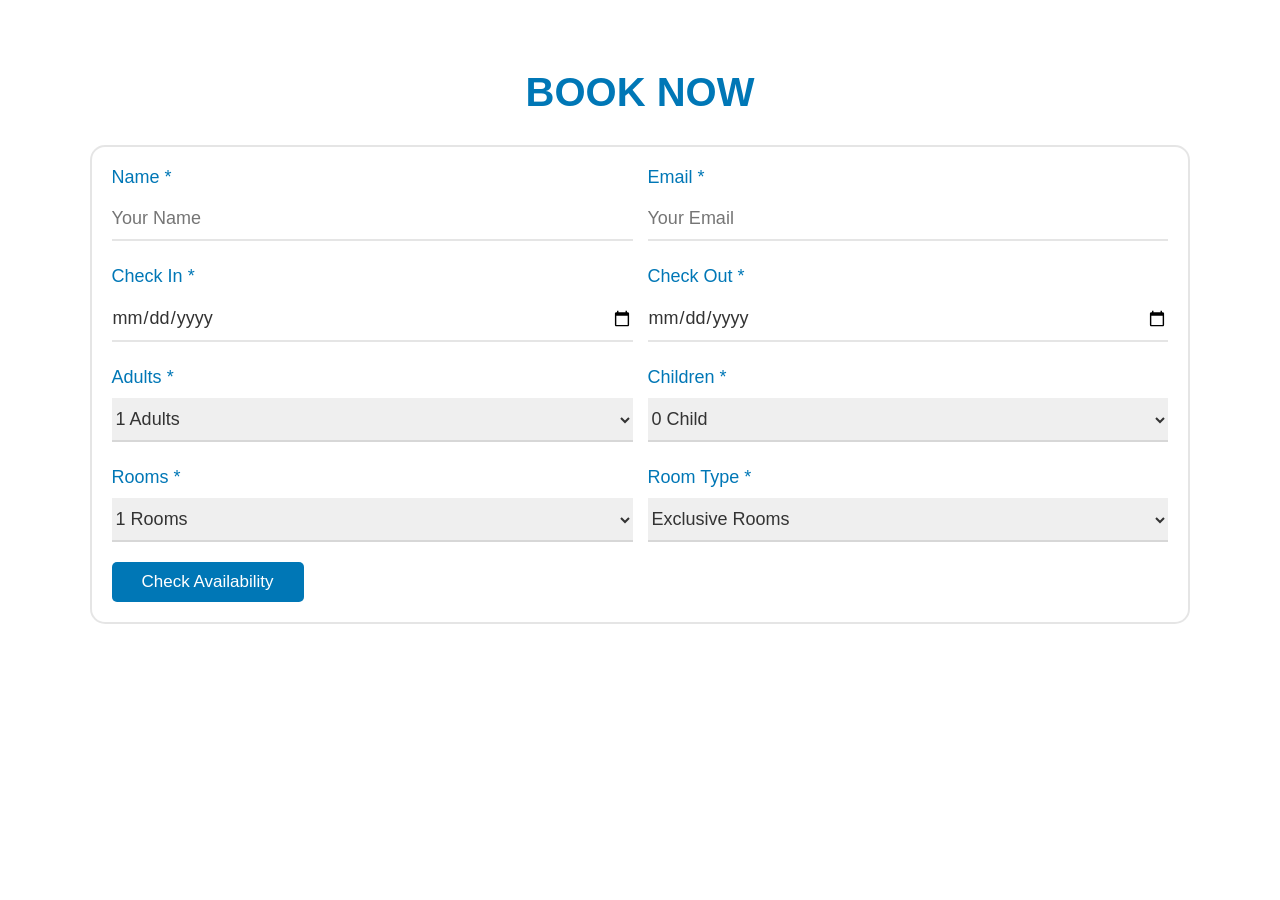
<file: booking.html>
<!DOCTYPE html>
<html lang="en">
<head>
   <meta charset="UTF-8">
   <meta http-equiv="X-UA-Compatible" content="IE=edge">
   <meta name="viewport" content="width=device-width, initial-scale=1.0">
   <title>Hotel Website</title>
   <link rel="stylesheet" href="https://cdnjs.cloudflare.com/ajax/libs/font-awesome/6.0.0/css/all.min.css">
   <link rel="stylesheet" href="https://cdn.jsdelivr.net/npm/swiper@9/swiper-bundle.min.css" />
   <link rel="stylesheet" href="booking.css">
</head>
<body>

   <section class="reservation" id="reservation">

      <h1 class="heading">Book Now</h1>

      <form action="">

         <div class="container">

            <div class="box">
               <p>Name <span>*</span></p>
               <input type="text" class="input" placeholder="Your Name" id="name">
            </div>

            <div class="box">
               <p>Email <span>*</span></p>
               <input type="email" class="input" placeholder="Your Email" id="email">
            </div>

            <div class="box">
               <p>Check In <span>*</span></p>
               <input type="date" class="input" id="date3">
            </div>

            <div class="box">
               <p>Check Out <span>*</span></p>
               <input type="date" class="input" id="date4">
            </div>

            <div class="box">
               <p>Adults <span>*</span></p>
               <select name="adults" class="input">
                  <option value="1">1 Adults</option>
                  <option value="2">2 Adults</option>
                  <option value="3">3 Adults</option>
                  <option value="4">4 Adults</option>
                  <option value="5">5 Adults</option>
                  <option value="6">6 Adults</option>
               </select>
            </div>

            <div class="box">
               <p>Children <span>*</span></p>
               <select name="child" class="input">
                  <option value="0">0 Child</option>
                  <option value="1">1 Child</option>
                  <option value="2">2 Child</option>
                  <option value="3">3 Child</option>
                  <option value="4">4 Child</option>
                  <option value="5">5 Child</option>
                  <option value="6">6 Child</option>
               </select>
            </div>

            <div class="box">
               <p>Rooms <span>*</span></p>
               <select name="rooms" class="input">
                  <option value="1">1 Rooms</option>
                  <option value="2">2 Rooms</option>
                  <option value="3">3 Rooms</option>
                  <option value="4">4 Rooms</option>
                  <option value="5">5 Rooms</option>
                  <option value="6">6 Rooms</option>
               </select>
            </div>

            <div class="box">
               <p>Room Type <span>*</span></p>
               <select name="type" class="input">
                  <option value="1">Exclusive Rooms</option>
                  <option value="2">Family Rooms</option>
                  <option value="3">Daily Rooms</option>
                  <option value="4">Panoramic Rooms</option>
               </select>
            </div>
   
         </div>

         <input type="submit" value="Check Availability" class="btn" onclick="return checkb()">
         <!-- my edit -->


      </form>

   </section>

   <script src="https://cdn.jsdelivr.net/npm/swiper@9/swiper-bundle.min.js"></script>

   <script src="mainscript.js"></script>

</body>
</html>
</file>
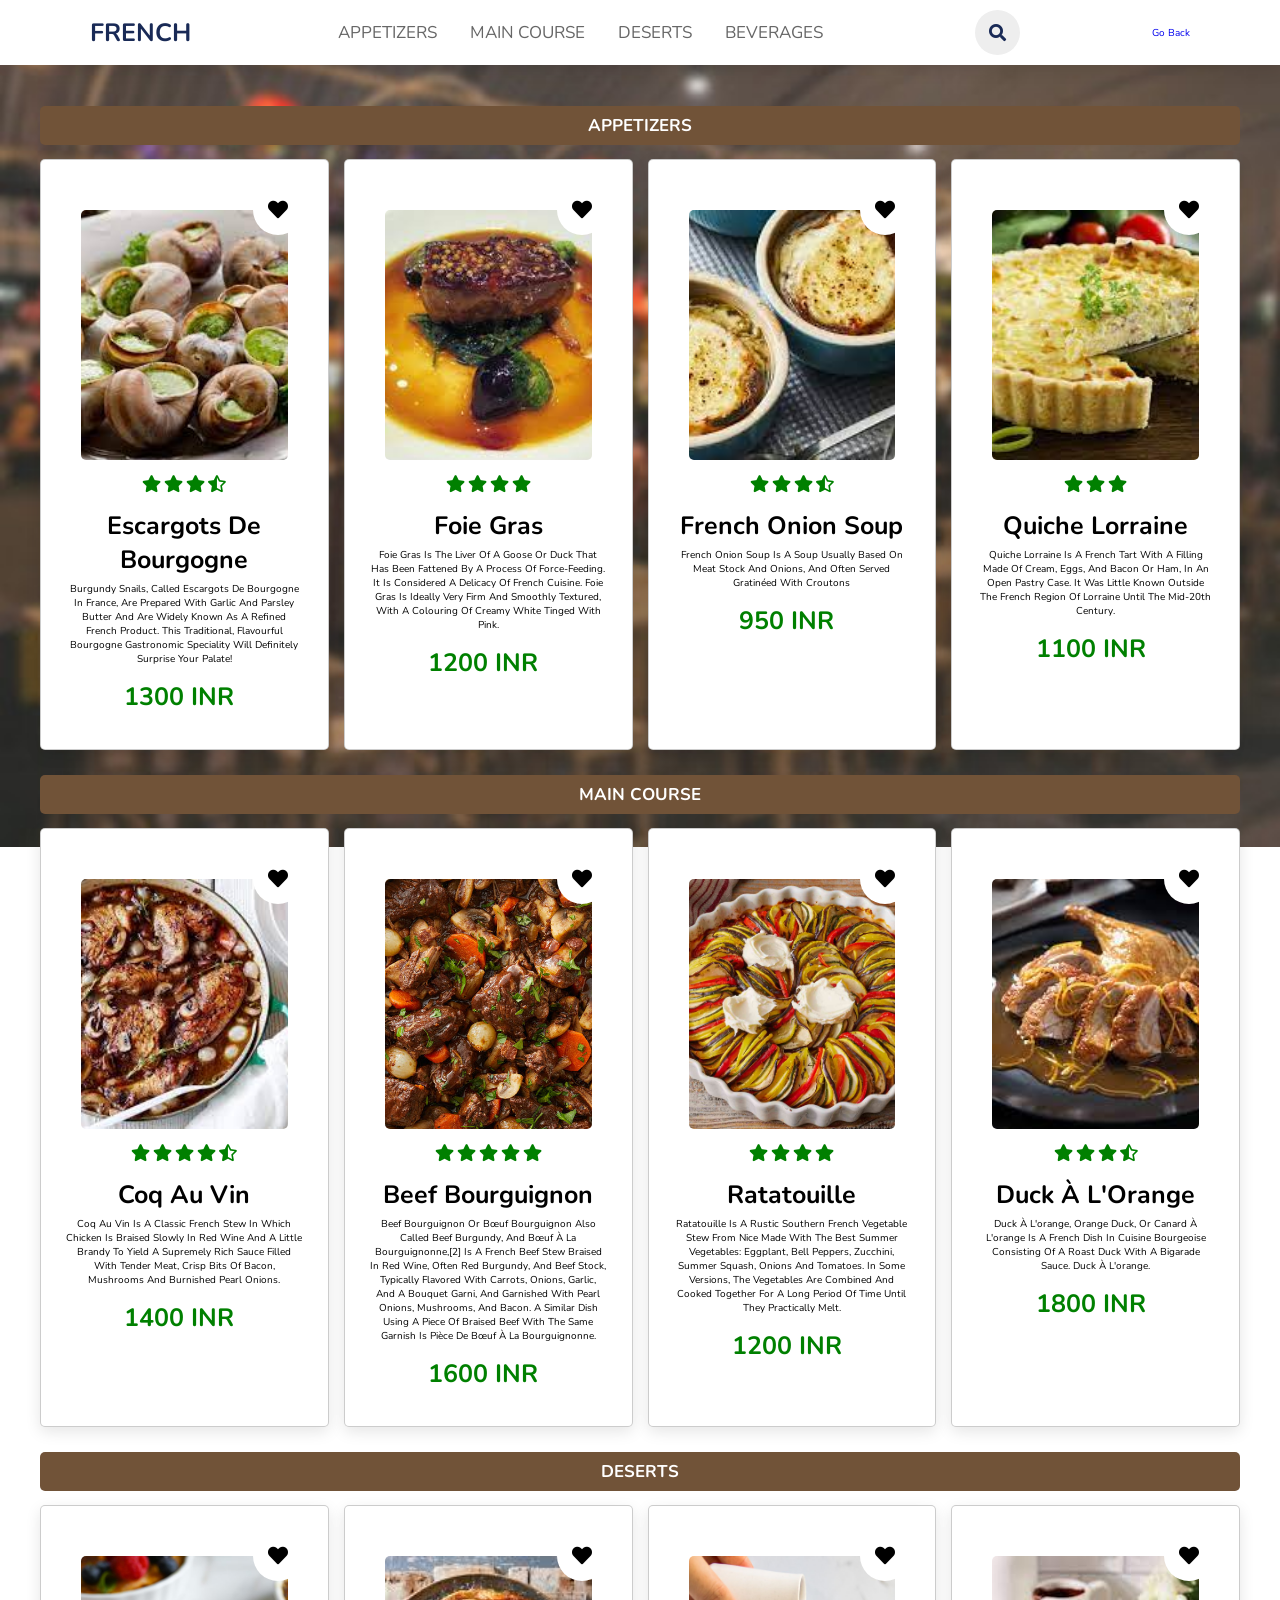
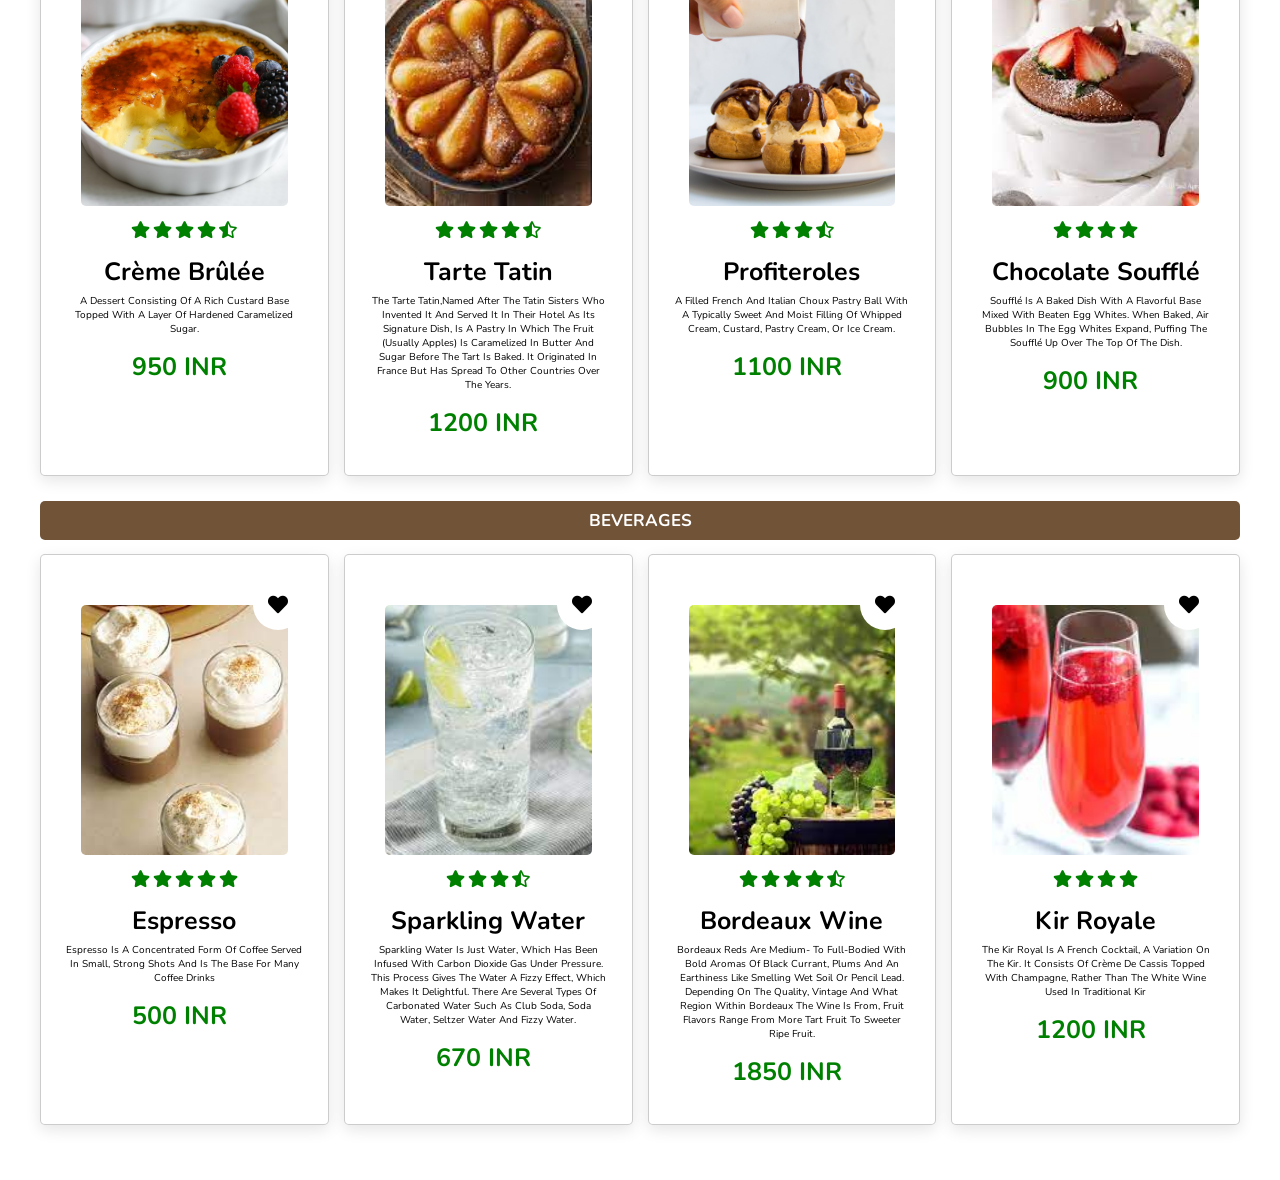
<file: french.html>
<!DOCTYPE html>
<html lang="en">
<head>

    <title>Restaurant</title>

    <link rel="stylesheet" href="https://cdnjs.cloudflare.com/ajax/libs/font-awesome/5.15.3/css/all.min.css">

    <link rel="stylesheet" href="style.css">

    <style>
        body{
            background: url(cuisine.jpg);
            background-attachment: fixed;
            background-repeat: no-repeat;
            background-size: 100%;
        }  
        .b{
        margin-top: 1rem;
        display: block;
        font-size: 1.7rem;
        color: #fff;
        background: rgb(113, 83, 56);
        border-radius: .5rem;
        padding: .8rem 3rem;
        }

    </style>
</head>
<body>


    <header>

        <a class="logo"><i class="fas-fa-utensils"></i>FRENCH</a>

        <nav class="navbar">
            <a href="#APPETIZERS">APPETIZERS</a>
            <a href="#MAIN COURSE">MAIN COURSE</a>
            <a href="#DESERTS">DESERTS</a>
            <a href="#BEVERAGES">BEVERAGES</a>
            
        </nav>
        <div class="icons">
            <i class="fas fa-bars" id="menu-bars"></i>
            <i class="fas fa-search" id="search-icon"></i>
        </div>

        <a href="menu.html"><i class="fas-fa-utensils"></i>go back</a>

    </header> 

    <form action="" id="search-form">
        <input type="search" placeholder="search here....."  name="" id="search-box">
        <label for="search-box" class="fas fa-search"></label>
        <i class="fas fa-times" id="close"></i>
    </form>



 <section class="dishes">


    <section class="menu">
        <br><br><br><br>

        <center>
            <h1 class="b" id="APPETIZERS">APPETIZERS</h1>
        </center>
        <br>
        

        
        <div class="box-container">
            
            <div class="box">
                <div class="image">
                    <img src="fc1.jpeg" alt="">
                    <a href="#" class="fas fa-heart"></a>
                </div>
                <div class="content">
                    <div class="stars">
                        <i class="fas fa-star"></i>
                        <i class="fas fa-star"></i>
                        <i class="fas fa-star"></i>
                        <i class="fas fa-star-half-alt"></i>
                    </div>
                    <h3>Escargots de Bourgogne
                        </h3>
                    <p>Burgundy snails, called Escargots de Bourgogne in France, are prepared with garlic and parsley butter and are widely known as a refined French product. This traditional, flavourful Bourgogne gastronomic speciality will definitely surprise your palate!
                    </p>
                        <br>
                        <span class="price">1300 INR</span>
                </div>
            </div>

            
            <div class="box">
                <div class="image">
                    <img src="fc2.jpeg" alt="">
                    <a href="#" class="fas fa-heart"></a>
                </div>
                <div class="content">
                    <div class="stars">
                        <i class="fas fa-star"></i>
                        <i class="fas fa-star"></i>
                        <i class="fas fa-star"></i>
                        <i class="fas fa-star"></i>
                    </div>
                    <h3>
                        Foie Gras</h3>
                    <p>Foie gras is the liver of a goose or duck that has been fattened by a process of force-feeding. It is considered a delicacy of French cuisine. Foie gras is ideally very firm and smoothly textured, with a colouring of creamy white tinged with pink.</p>
                        <br>
                        <span class="price">1200 INR</span>
                </div>
            </div>

            
            <div class="box">
                <div class="image">
                    <img src="fc3.jpeg" alt="">
                    <a href="#" class="fas fa-heart"></a>
                </div>
                <div class="content">
                    <div class="stars">
                        <i class="fas fa-star"></i>
                        <i class="fas fa-star"></i>
                        <i class="fas fa-star"></i>
                        <i class="fas fa-star-half-alt"></i>
                    </div>
                    <h3>
                        French Onion Soup
                        </h3>
                    <p>French onion soup is a soup usually based on meat stock and onions, and often served gratinéed with croutons </p>
                        <br>
                        <span class="price">950 INR</span>
                </div>
            </div>

            <div class="box">
                <div class="image">
                    <img src="fc4.jpeg" alt="">
                    <a href="#" class="fas fa-heart"></a>
                </div>
                <div class="content">
                    <div class="stars">
                        <i class="fas fa-star"></i>
                        <i class="fas fa-star"></i>
                        <i class="fas fa-star"></i>
                    </div>
                    <h3>
                        Quiche Lorraine</h3>
                    <p>Quiche Lorraine is a French tart with a filling made of cream, eggs, and bacon or ham, in an open pastry case. It was little known outside the French region of Lorraine until the mid-20th century.</p>
                        <br>
                        <span class="price">1100 INR</span>
                </div>
            </div>            
        </div>




        <center>
        <h1 class="b" id="MAIN COURSE">MAIN COURSE</h1>
        </center>    
        <br>
        <div class="box-container">
            
            <div class="box">
                <div class="image">
                    <img src="fc5.jpeg" alt="">
                    <a href="#" class="fas fa-heart"></a>
                </div>
                <div class="content">
                    <div class="stars">
                        <i class="fas fa-star"></i>
                        <i class="fas fa-star"></i>
                        <i class="fas fa-star"></i>
                        <i class="fas fa-star"></i>
                        <i class="fas fa-star-half-alt"></i>
                    </div>
                    <h3>Coq au Vin
                        </h3>
                    <p>coq au vin is a classic French stew in which chicken is braised slowly in red wine and a little brandy to yield a supremely rich sauce filled with tender meat, crisp bits of bacon, mushrooms and burnished pearl onions.</p>
                        <br>
                        <span class="price">1400 INR</span>
                </div>
            </div>

            
            <div class="box">
                <div class="image">
                    <img src="fc6.jpg" alt="">
                    <a href="#" class="fas fa-heart"></a>
                </div>
                <div class="content">
                    <div class="stars">
                        <i class="fas fa-star"></i>
                        <i class="fas fa-star"></i>
                        <i class="fas fa-star"></i>
                        <i class="fas fa-star"></i>
                        <i class="fas fa-star"></i>
                    </div>
                    <h3>
                        Beef Bourguignon</h3>
                    <p>Beef bourguignon  or bœuf bourguignon also called beef Burgundy, and bœuf à la Bourguignonne,[2] is a French beef stew braised in red wine, often red Burgundy, and beef stock, typically flavored with carrots, onions, garlic, and a bouquet garni, and garnished with pearl onions, mushrooms, and bacon. A similar dish using a piece of braised beef with the same garnish is pièce de bœuf à la bourguignonne.</p>
                        <br>
                        <span class="price">1600 INR</span>
                </div>
            </div>

            
            <div class="box">
                <div class="image">
                    <img src="fc7.jpg" alt="">
                    <a href="#" class="fas fa-heart"></a>
                </div>
                <div class="content">
                    <div class="stars">
                        <i class="fas fa-star"></i>
                        <i class="fas fa-star"></i>
                        <i class="fas fa-star"></i>
                        <i class="fas fa-star"></i>
                    </div>
                    <h3>
                        Ratatouille</h3>
                    <p>Ratatouille is a rustic southern French vegetable stew from Nice made with the best summer vegetables: Eggplant, bell peppers, zucchini, summer squash, onions and tomatoes. In some versions, the vegetables are combined and cooked together for a long period of time until they practically melt.</p>
                        <br>
                        <span class="price">1200 INR</span>
                </div>
            </div>

            <div class="box">
                <div class="image">
                    <img src="fc8.jpeg" alt="">
                    <a href="#" class="fas fa-heart"></a>
                </div>
                <div class="content">
                    <div class="stars">
                        <i class="fas fa-star"></i>
                        <i class="fas fa-star"></i>
                        <i class="fas fa-star"></i>
                        <i class="fas fa-star-half-alt"></i>
                    </div>
                    <h3>
                        Duck à l'Orange</h3>
                    <p>Duck à l'orange, orange duck, or canard à l'orange is a French dish in cuisine bourgeoise consisting of a roast duck with a bigarade sauce. Duck à l'orange.</p>
                        <br>
                        <span class="price">1800 INR</span>
                </div>
            </div>            
        </div>



            <center>
                <h1 class="b" id="DESERTS">DESERTS</h1>
                </center>
                <br>
            
                <div class="box-container">
                    
                    <div class="box">
                        <div class="image">
                            <img src="fc9.jpg" alt="">
                            <a href="#" class="fas fa-heart"></a>
                        </div>
                        <div class="content">
                            <div class="stars">
                                <i class="fas fa-star"></i>
                                <i class="fas fa-star"></i>
                                <i class="fas fa-star"></i>
                                <i class="fas fa-star"></i>
                                <i class="fas fa-star-half-alt"></i>
                            </div>
                            <h3>Crème Brûlée
                                </h3>
                            <p>a dessert consisting of a rich custard base topped with a layer of hardened caramelized sugar. </p>
                                <br>
                                <span class="price">950 INR</span>
                        </div>
                    </div>
        
                    
                    <div class="box">
                        <div class="image">
                            <img src="fc10.jpeg" alt="">
                            <a href="#" class="fas fa-heart"></a>
                        </div>
                        <div class="content">
                            <div class="stars">
                                <i class="fas fa-star"></i>
                                <i class="fas fa-star"></i>
                                <i class="fas fa-star"></i>
                                <i class="fas fa-star"></i>
                                <i class="fas fa-star-half-alt"></i>
                            </div>
                            <h3>
                                Tarte Tatin
                               </h3>
                            <p>The tarte Tatin,named after the Tatin sisters who invented it and served it in their hotel as its signature dish, is a pastry in which the fruit (usually apples) is caramelized in butter and sugar before the tart is baked. It originated in France but has spread to other countries over the years.</p>
                                <br>
                                <span class="price">1200 INR</span>
                        </div>
                    </div>
        
                    
                    <div class="box">
                        <div class="image">
                            <img src="fc11.jpg" alt="">
                            <a href="#" class="fas fa-heart"></a>
                        </div>
                        <div class="content">
                            <div class="stars">
                                <i class="fas fa-star"></i>
                                <i class="fas fa-star"></i>
                                <i class="fas fa-star"></i>
                                <i class="fas fa-star-half-alt"></i>
                            </div>
                            <h3>
                                Profiteroles</h3>
                            <p>a filled French and Italian choux pastry ball with a typically sweet and moist filling of whipped cream, custard, pastry cream, or ice cream. </p>
                                <br>
                                <span class="price">1100 INR</span>
                        </div>
                    </div>
        
                    <div class="box">
                        <div class="image">
                            <img src="fc12.jpeg" alt="">
                            <a href="#" class="fas fa-heart"></a>
                        </div>
                        <div class="content">
                            <div class="stars">
                                <i class="fas fa-star"></i>
                                <i class="fas fa-star"></i>
                                <i class="fas fa-star"></i>
                                <i class="fas fa-star"></i>
                            </div>
                            <h3>
                                Chocolate Soufflé</h3>
                            <p>soufflé is a baked dish with a flavorful base mixed with beaten egg whites. When baked, air bubbles in the egg whites expand, puffing the soufflé up over the top of the dish.</p>
                                <br>
                                <span class="price">900 INR</span>
                        </div>
                    </div>            
                </div>




                <center>
                    <h1 class="b" id="BEVERAGES">BEVERAGES</h1>
                    </center>
                    <br>
                
                    <div class="box-container">
                        
                        <div class="box">
                            <div class="image">
                                <img src="fc13.jpeg" alt="">
                                <a href="#" class="fas fa-heart"></a>
                            </div>
                            <div class="content">
                                <div class="stars">
                                    <i class="fas fa-star"></i>
                                    <i class="fas fa-star"></i>
                                    <i class="fas fa-star"></i>
                                    <i class="fas fa-star"></i>
                                    <i class="fas fa-star"></i>
                                </div>
                                <h3>Espresso
                                    </h3>
                                <p>Espresso is a concentrated form of coffee served in small, strong shots and is the base for many coffee drinks</p>
                                    <br>
                                    <span class="price">500 INR</span>
                            </div>
                        </div>
            
                        
                        <div class="box">
                            <div class="image">
                                <img src="fc14.jpeg" alt="">
                                <a href="#" class="fas fa-heart"></a>
                            </div>
                            <div class="content">
                                <div class="stars">
                                    <i class="fas fa-star"></i>
                                    <i class="fas fa-star"></i>
                                    <i class="fas fa-star"></i>
                                    <i class="fas fa-star-half-alt"></i>
                                </div>
                                <h3>
                                    Sparkling Water
                                    </h3>
                                <p>Sparkling water is just water, which has been infused with carbon dioxide gas under pressure. This process gives the water a fizzy effect, which makes it delightful. There are several types of carbonated water such as club soda, soda water, seltzer water and fizzy water.</p>
                                    <br>
                                    <span class="price">670 INR</span>
                            </div>
                        </div>
            
                        
                        <div class="box">
                            <div class="image">
                                <img src="fc15.jpeg" alt="">
                                <a href="#" class="fas fa-heart"></a>
                            </div>
                            <div class="content">
                                <div class="stars">
                                    <i class="fas fa-star"></i>
                                    <i class="fas fa-star"></i>
                                    <i class="fas fa-star"></i>
                                    <i class="fas fa-star"></i>
                                    <i class="fas fa-star-half-alt"></i>
                                </div>
                                <h3>
                                    Bordeaux Wine
                                 </h3>
                                <p>Bordeaux reds are medium- to full-bodied with bold aromas of black currant, plums and an earthiness like smelling wet soil or pencil lead. Depending on the quality, vintage and what region within Bordeaux the wine is from, fruit flavors range from more tart fruit to sweeter ripe fruit.
                                </p>
                                    <br>
                                    <span class="price">1850 INR</span>
                            </div>
                        </div>
            
                        <div class="box">
                            <div class="image">
                                <img src="fc16.jpeg">
                                <a href="#" class="fas fa-heart"></a>
                            </div>
                            <div class="content">
                                <div class="stars">
                                    <i class="fas fa-star"></i>
                                    <i class="fas fa-star"></i>
                                    <i class="fas fa-star"></i>
                                    <i class="fas fa-star"></i>
                                </div>
                                <h3>
                                    Kir Royale</h3>
                                <p>The Kir royal is a French cocktail, a variation on the Kir. It consists of crème de cassis topped with champagne, rather than the white wine used in traditional kir</p>
                                    <br>
                                    <span class="price">1200 INR</span>
                            </div>
                        </div>            
                    </div>
    </section>

    <script src="https://unpkg.com/swiper/swiper-bundle.min.js"></script> 

    <script src="script.js"></script>
</body>
</html>
</file>
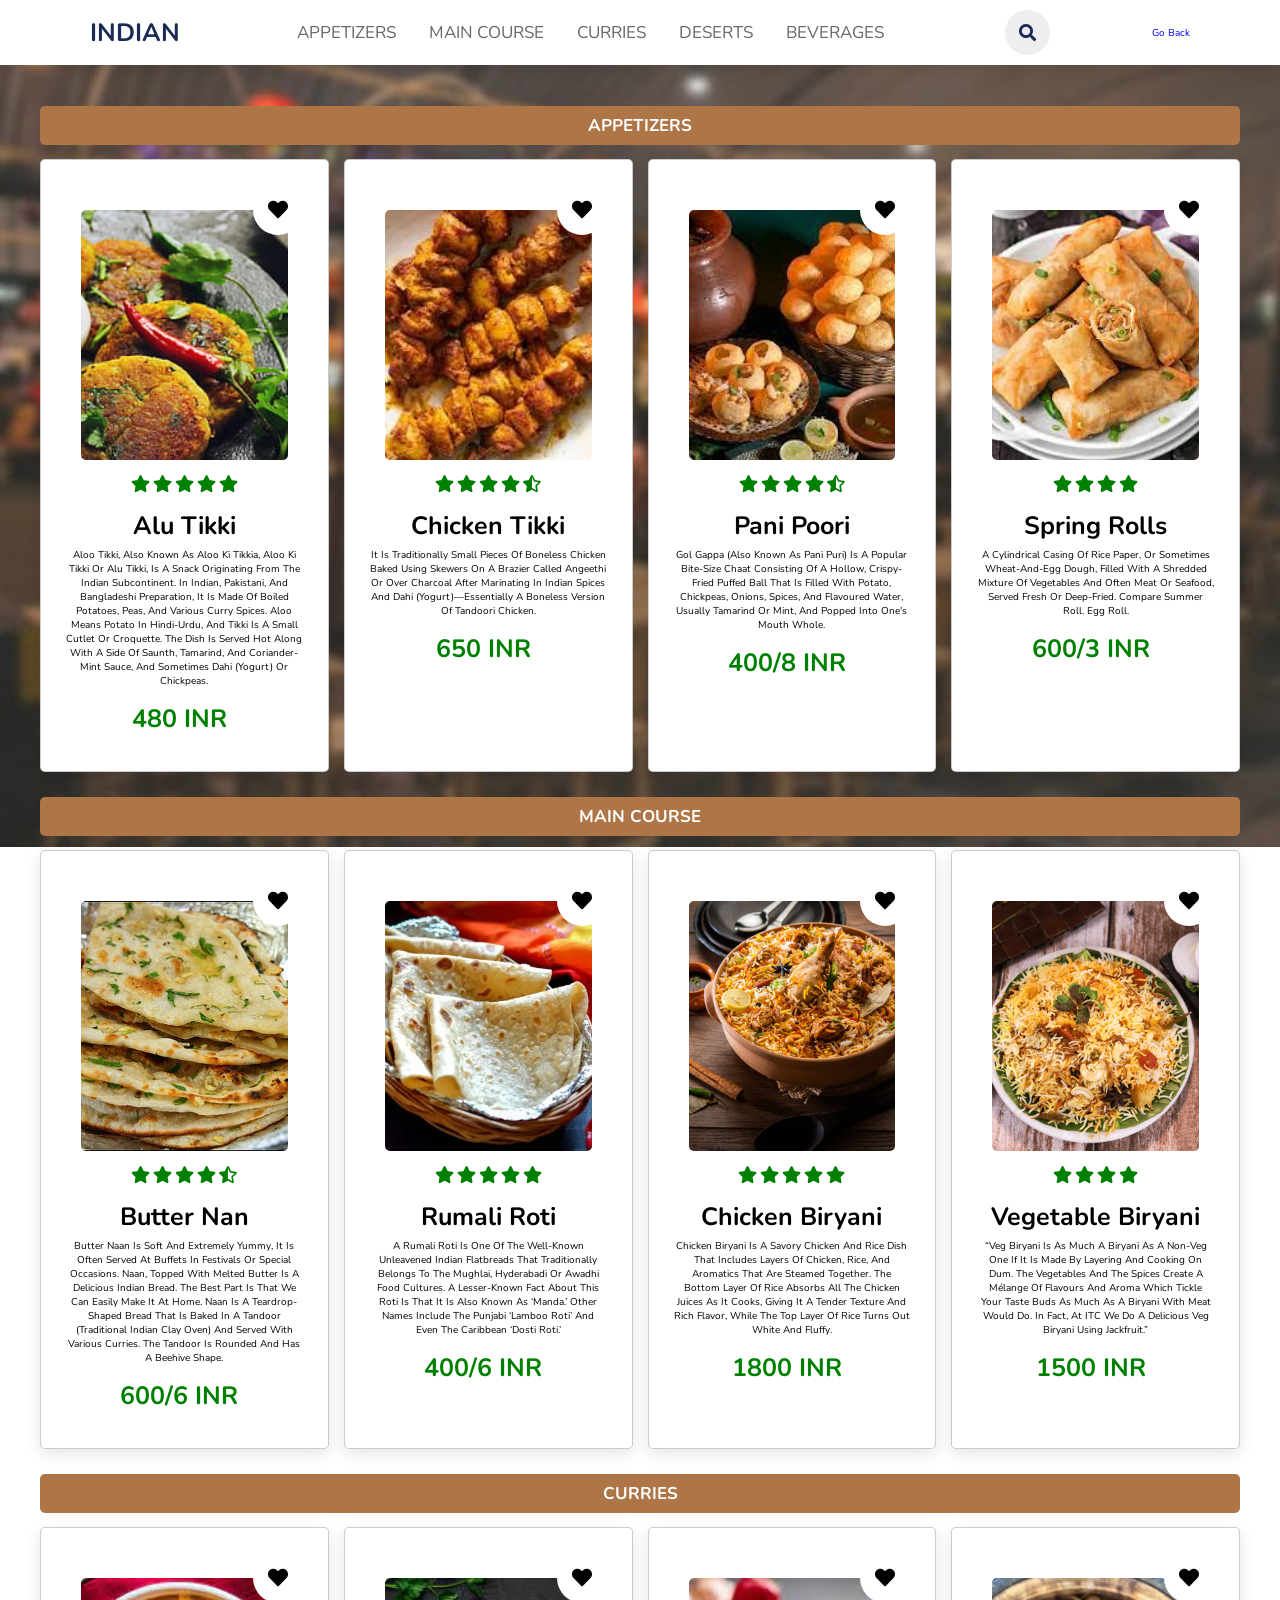
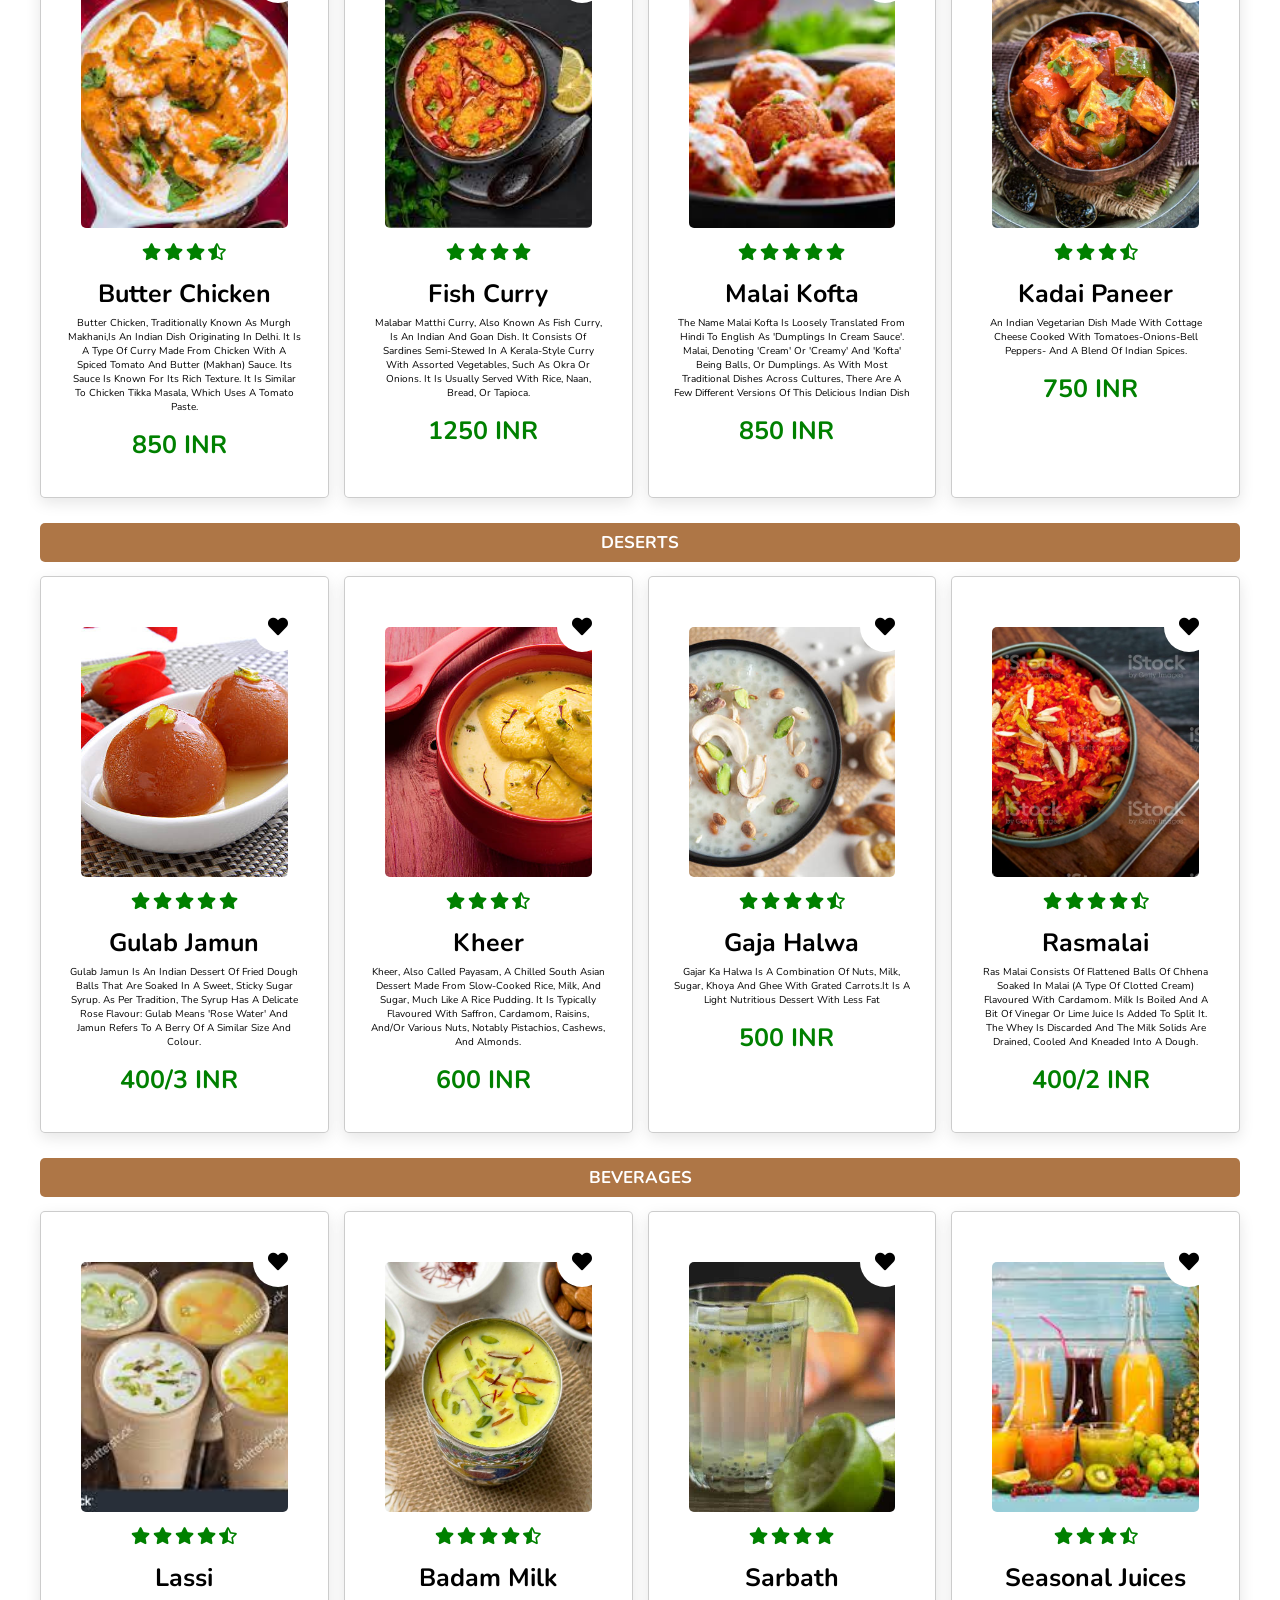
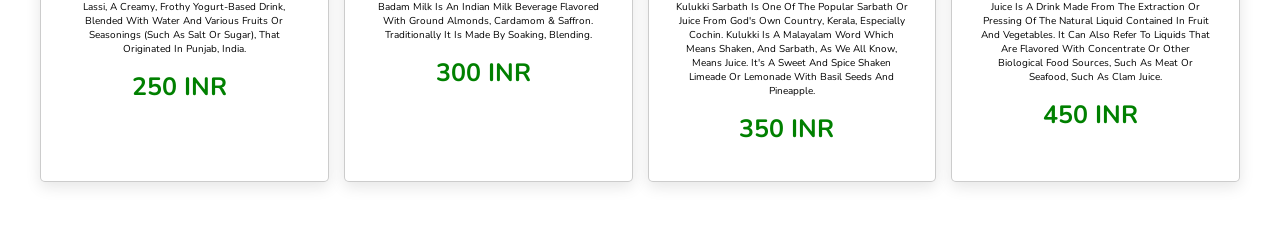
<file: indian.html>
<!DOCTYPE html>
<html lang="en">
<head>

    <title>Restaurant</title>

    <link rel="stylesheet" href="https://cdnjs.cloudflare.com/ajax/libs/font-awesome/5.15.3/css/all.min.css">

    <link rel="stylesheet" href="style.css">

    <style>
        body{
            background: url(cuisine.jpg);
            background-attachment: fixed;
            background-repeat: no-repeat;
            background-size: 100%;
            
        }  
        .b{
        margin-top: 1rem;
        display: block;
        font-size: 1.7rem;
        color: #fff;
        background:rgb(174, 118, 70);
        border-radius: .5rem;
        padding: .8rem 3rem;
        }

    </style>
</head>
<body>

    <header>

        <a class="logo"><i class="fas-fa-utensils"></i>INDIAN</a>

        <nav class="navbar">
            <a href="#APPETIZERS">APPETIZERS</a>
            <a href="#MAIN COURSE">MAIN COURSE</a>
            <a href="#CURRIES">CURRIES</a>
            <a href="#DESERTS">DESERTS</a>
            <a href="#BEVERAGES">BEVERAGES</a>
            
        </nav>
        <div class="icons">
            <i class="fas fa-bars" id="menu-bars"></i>
            <i class="fas fa-search" id="search-icon"></i>
        </div>

        <a href="menu.html"><i class="fas-fa-utensils"></i>go back</a>

    </header> 

    <form action="" id="search-form">
        <input type="search" placeholder="search here....."  name="" id="search-box">
        <label for="search-box" class="fas fa-search"></label>
        <i class="fas fa-times" id="close"></i>
    </form>



 <section class="dishes">


    <section class="menu">
        <br><br><br><br>

        <center>
            <h1 class="b" id="APPETIZERS">APPETIZERS</h1>
        </center>
        <br>
        

        
        <div class="box-container">
            
            <div class="box">
                <div class="image">
                    <img src="ic1.jpg" alt="">
                    <a href="#" class="fas fa-heart"></a>
                </div>
                <div class="content">
                    <div class="stars">
                        <i class="fas fa-star"></i>
                        <i class="fas fa-star"></i>
                        <i class="fas fa-star"></i>
                        <i class="fas fa-star"></i>
                        <i class="fas fa-star"></i>
                    </div>
                    <h3>Alu Tikki</h3>
                    <p>Aloo tikki, also known as aloo ki tikkia, aloo ki tikki or alu tikki, is a snack originating from the Indian subcontinent. In Indian, Pakistani, and Bangladeshi preparation, it is made of boiled potatoes, peas, and various curry spices. Aloo means potato in Hindi-Urdu, and tikki is a small cutlet or croquette. The dish is served hot along with a side of saunth, tamarind, and coriander-mint sauce, and sometimes dahi (yogurt) or chickpeas.</p>
                        <br>
                        <span class="price">480 INR</span>
                </div>
            </div>

            
            <div class="box">
                <div class="image">
                    <img src="tikki.jpeg" alt="">
                    <a href="#" class="fas fa-heart"></a>
                </div>
                <div class="content">
                    <div class="stars">
                        <i class="fas fa-star"></i>
                        <i class="fas fa-star"></i>
                        <i class="fas fa-star"></i>
                        <i class="fas fa-star"></i>
                        <i class="fas fa-star-half-alt"></i>
                    </div>
                    <h3>Chicken Tikki</h3>
                    <p>It is traditionally small pieces of boneless chicken baked using skewers on a brazier called angeethi or over charcoal after marinating in Indian spices and dahi (yogurt)—essentially a boneless version of tandoori chicken.</p>
                        <br>
                        <span class="price">650 INR</span>
                </div>
            </div>

            
            <div class="box">
                <div class="image">
                    <img src="ic3.jpeg" alt="">
                    <a href="#" class="fas fa-heart"></a>
                </div>
                <div class="content">
                    <div class="stars">
                        <i class="fas fa-star"></i>
                        <i class="fas fa-star"></i>
                        <i class="fas fa-star"></i>
                        <i class="fas fa-star"></i>
                        <i class="fas fa-star-half-alt"></i>
                    </div>
                    <h3>Pani Poori</h3>
                    <p>Gol gappa (also known as pani puri) is a popular bite-size chaat consisting of a hollow, crispy-fried puffed ball that is filled with potato, chickpeas, onions, spices, and flavoured water, usually tamarind or mint, and popped into one's mouth whole.
                    </p>
                        <br>
                        <span class="price">400/8 INR</span>
                </div>
            </div>

            <div class="box">
                <div class="image">
                    <img src="ic4.jpeg" alt="">
                    <a href="#" class="fas fa-heart"></a>
                </div>
                <div class="content">
                    <div class="stars">
                        <i class="fas fa-star"></i>
                        <i class="fas fa-star"></i>
                        <i class="fas fa-star"></i>
                        <i class="fas fa-star"></i>
                    </div>
                    <h3>Spring Rolls</h3>
                    <p>a cylindrical casing of rice paper, or sometimes wheat-and-egg dough, filled with a shredded mixture of vegetables and often meat or seafood, served fresh or deep-fried. Compare summer roll. egg roll.</p>
                        <br>
                        <span class="price">600/3 INR</span>
                </div>
            </div>            
        </div>




        <center>
        <h1 class="b" id="MAIN COURSE">MAIN COURSE</h1>
        </center>  
        <br>  
        <div class="box-container">
            
            <div class="box">
                <div class="image">
                    <img src="ic5.jpg" alt="">
                    <a href="#" class="fas fa-heart"></a>
                </div>
                <div class="content">
                    <div class="stars">
                        <i class="fas fa-star"></i>
                        <i class="fas fa-star"></i>
                        <i class="fas fa-star"></i>
                        <i class="fas fa-star"></i>
                        <i class="fas fa-star-half-alt"></i>
                    </div>
                    <h3>Butter Nan</h3>
                    <p>Butter naan is soft and extremely yummy, it is often served at buffets in festivals or special occasions. Naan, topped with melted butter is a delicious Indian bread. The best part is that we can easily make it at home.
                        Naan is a teardrop-shaped bread that is baked in a tandoor (traditional Indian clay oven) and served with various curries. The tandoor is rounded and has a beehive shape.
                    </p>
                        <br>
                        <span class="price">600/6 INR</span>
                </div>
            </div>

            
            <div class="box">
                <div class="image">
                    <img src="ic6.webp" alt="">
                    <a href="#" class="fas fa-heart"></a>
                </div>
                <div class="content">
                    <div class="stars">
                        <i class="fas fa-star"></i>
                        <i class="fas fa-star"></i>
                        <i class="fas fa-star"></i>
                        <i class="fas fa-star"></i>
                        <i class="fas fa-star"></i>
                    </div>
                    <h3>Rumali Roti</h3>
                    <p>a Rumali Roti is one of the well-known unleavened Indian flatbreads that traditionally belongs to the Mughlai, Hyderabadi or Awadhi food cultures. A lesser-known fact about this roti is that it is also known as ‘manda.’ Other names include the Punjabi ‘lamboo roti’ and even the Caribbean ‘dosti roti.’ </p>
                        <br>
                        <span class="price">400/6 INR</span>
                </div>
            </div>

            
            <div class="box">
                <div class="image">
                    <img src="ic7.jpg" alt="">
                    <a href="#" class="fas fa-heart"></a>
                </div>
                <div class="content">
                    <div class="stars">
                        <i class="fas fa-star"></i>
                        <i class="fas fa-star"></i>
                        <i class="fas fa-star"></i>
                        <i class="fas fa-star"></i>
                        <i class="fas fa-star"></i>
                    </div>
                    <h3>Chicken Biryani</h3>
                    <p>Chicken Biryani is a savory chicken and rice dish that includes layers of chicken, rice, and aromatics that are steamed together. The bottom layer of rice absorbs all the chicken juices as it cooks, giving it a tender texture and rich flavor, while the top layer of rice turns out white and fluffy.</p>
                        <br>
                        <span class="price">1800 INR</span>
                </div>
            </div>

            <div class="box">
                <div class="image">
                    <img src="ic8.jpg" alt="">
                    <a href="#" class="fas fa-heart"></a>
                </div>
                <div class="content">
                    <div class="stars">
                        <i class="fas fa-star"></i>
                        <i class="fas fa-star"></i>
                        <i class="fas fa-star"></i>
                        <i class="fas fa-star"></i>
                    </div>
                    <h3>Vegetable Biryani</h3>
                    <p>“Veg biryani is as much a biryani as a non-veg one if it is made by layering and cooking on dum. The vegetables and the spices create a mélange of flavours and aroma which tickle your taste buds as much as a biryani with meat would do. In fact, at ITC we do a delicious veg biryani using jackfruit.”</p>
                        <br>
                        <span class="price">1500 INR</span>
                </div>
            </div>            
        </div>




        <center>
            <h1 class="b" id="CURRIES">CURRIES</h1>
            </center>
            <br>
        
            <div class="box-container">
                
                <div class="box">
                    <div class="image">
                        <img src="ic9.jpeg" alt="">
                        <a href="#" class="fas fa-heart"></a>
                    </div>
                    <div class="content">
                        <div class="stars">
                            <i class="fas fa-star"></i>
                            <i class="fas fa-star"></i>
                            <i class="fas fa-star"></i>
                            <i class="fas fa-star-half-alt"></i>
                        </div>
                        <h3>Butter Chicken</h3>
                        <p>Butter chicken, traditionally known as murgh makhani,is an Indian dish originating in Delhi. It is a type of curry made from chicken with a spiced tomato and butter (makhan) sauce. Its sauce is known for its rich texture. It is similar to chicken tikka masala, which uses a tomato paste.</p>
                            <br>
                            <span class="price">850 INR</span>
                    </div>
                </div>
    
                
                <div class="box">
                    <div class="image">
                        <img src="ic12.jpeg" alt="">
                        <a href="#" class="fas fa-heart"></a>
                    </div>
                    <div class="content">
                        <div class="stars">
                            <i class="fas fa-star"></i>
                            <i class="fas fa-star"></i>
                            <i class="fas fa-star"></i>
                            <i class="fas fa-star"></i>
                        </div>
                        <h3>Fish Curry</h3>
                        <p> Malabar matthi curry, also known as fish curry, is an Indian and Goan dish. It consists of sardines semi-stewed in a Kerala-style curry with assorted vegetables, such as okra or onions. It is usually served with rice, naan, bread, or tapioca.</p>
                            <br>
                            <span class="price">1250 INR</span>
                    </div>
                </div>
    
                
                <div class="box">
                    <div class="image">
                        <img src="ic11.jpeg" alt="">
                        <a href="#" class="fas fa-heart"></a>
                    </div>
                    <div class="content">
                        <div class="stars">
                            <i class="fas fa-star"></i>
                            <i class="fas fa-star"></i>
                            <i class="fas fa-star"></i>
                            <i class="fas fa-star"></i>
                            <i class="fas fa-star"></i>
                        </div>
                        <h3>Malai Kofta</h3>
                        <p>The name Malai Kofta is loosely translated from Hindi to English as 'dumplings in cream sauce'. Malai, denoting 'cream' or 'creamy' and 'kofta' being balls, or dumplings. As with most traditional dishes across cultures, there are a few different versions of this delicious Indian dish</p>
                            <br>
                            <span class="price">850 INR</span>
                    </div>
                </div>
    
                <div class="box">
                    <div class="image">
                        <img src="ic10.webp" alt="">
                        <a href="#" class="fas fa-heart"></a>
                    </div>
                    <div class="content">
                        <div class="stars">
                            <i class="fas fa-star"></i>
                            <i class="fas fa-star"></i>
                            <i class="fas fa-star"></i>
                            <i class="fas fa-star-half-alt"></i>
                        </div>
                        <h3>Kadai Paneer</h3>
                        <p>An Indian vegetarian dish made with cottage cheese cooked with tomatoes-onions-bell peppers- and a blend of Indian spices.</p>
                            <br>
                            <span class="price">750 INR</span>
                    </div>
                </div>            
            </div>




            <center>
                <h1 class="b" id="DESERTS">DESERTS</h1>
                </center>
                <br>
            
                <div class="box-container">
                    
                    <div class="box">
                        <div class="image">
                            <img src="ic13.jpg" alt="">
                            <a href="#" class="fas fa-heart"></a>
                        </div>
                        <div class="content">
                            <div class="stars">
                                <i class="fas fa-star"></i>
                                <i class="fas fa-star"></i>
                                <i class="fas fa-star"></i>
                                <i class="fas fa-star"></i>
                                <i class="fas fa-star"></i>
                            </div>
                            <h3>Gulab Jamun</h3>
                            <p>Gulab jamun is an Indian dessert of fried dough balls that are soaked in a sweet, sticky sugar syrup. As per tradition, the syrup has a delicate rose flavour: Gulab means 'rose water' and jamun refers to a berry of a similar size and colour.</p>
                                <br>
                                <span class="price">400/3 INR</span>
                        </div>
                    </div>
        
                    
                    <div class="box">
                        <div class="image">
                            <img src="ic 14.jpg" alt="">
                            <a href="#" class="fas fa-heart"></a>
                        </div>
                        <div class="content">
                            <div class="stars">
                                <i class="fas fa-star"></i>
                                <i class="fas fa-star"></i>
                                <i class="fas fa-star"></i>
                                <i class="fas fa-star-half-alt"></i>
                            </div>
                            <h3>Kheer</h3>
                            <p>kheer, also called payasam, a chilled South Asian dessert made from slow-cooked rice, milk, and sugar, much like a rice pudding. It is typically flavoured with saffron, cardamom, raisins, and/or various nuts, notably pistachios, cashews, and almonds.</p>
                                <br>
                                <span class="price">600 INR</span>
                        </div>
                    </div>
        
                    
                    <div class="box">
                        <div class="image">
                            <img src="ic15.jpg" alt="">
                            <a href="#" class="fas fa-heart"></a>
                        </div>
                        <div class="content">
                            <div class="stars">
                                <i class="fas fa-star"></i>
                                <i class="fas fa-star"></i>
                                <i class="fas fa-star"></i>
                                <i class="fas fa-star"></i>
                                <i class="fas fa-star-half-alt"></i>
                            </div>
                            <h3>Gaja Halwa</h3>
                            <p>Gajar ka halwa is a combination of nuts, milk, sugar, khoya and ghee with grated carrots.It is a light nutritious dessert with less fat</p>
                                <br>
                                <span class="price">500 INR</span>
                        </div>
                    </div>
        
                    <div class="box">
                        <div class="image">
                            <img src="ic16.jpg" alt="">
                            <a href="#" class="fas fa-heart"></a>
                        </div>
                        <div class="content">
                            <div class="stars">
                                <i class="fas fa-star"></i>
                                <i class="fas fa-star"></i>
                                <i class="fas fa-star"></i>
                                <i class="fas fa-star"></i>
                                <i class="fas fa-star-half-alt"></i>
                            </div>
                            <h3>Rasmalai</h3>
                            <p>Ras malai consists of flattened balls of chhena soaked in malai (a type of clotted cream) flavoured with cardamom. Milk is boiled and a bit of vinegar or lime juice is added to split it. The whey is discarded and the milk solids are drained, cooled and kneaded into a dough.</p>
                                <br>
                                <span class="price">400/2 INR</span>
                        </div>
                    </div>            
                </div>




                <center>
                    <h1 class="b" id="BEVERAGES">BEVERAGES</h1>
                    </center>
                    <br>
                
                    <div class="box-container">
                        
                        <div class="box">
                            <div class="image">
                                <img src="ic17.jpeg" alt="">
                                <a href="#" class="fas fa-heart"></a>
                            </div>
                            <div class="content">
                                <div class="stars">
                                    <i class="fas fa-star"></i>
                                    <i class="fas fa-star"></i>
                                    <i class="fas fa-star"></i>
                                    <i class="fas fa-star"></i>
                                    <i class="fas fa-star-half-alt"></i>
                                </div>
                                <h3>Lassi</h3>
                                <p>lassi, a creamy, frothy yogurt-based drink, blended with water and various fruits or seasonings (such as salt or sugar), that originated in Punjab, India.</p>
                                    <br>
                                    <span class="price">250 INR</span>
                            </div>
                        </div>
            
                        
                        <div class="box">
                            <div class="image">
                                <img src="ic18.jpg" alt="">
                                <a href="#" class="fas fa-heart"></a>
                            </div>
                            <div class="content">
                                <div class="stars">
                                    <i class="fas fa-star"></i>
                                    <i class="fas fa-star"></i>
                                    <i class="fas fa-star"></i>
                                    <i class="fas fa-star"></i>
                                    <i class="fas fa-star-half-alt"></i>
                                </div>
                                <h3>Badam Milk</h3>
                                <p>Badam Milk is an Indian milk beverage flavored with ground almonds, cardamom & saffron. Traditionally it is made by soaking, blending.</p>
                                    <br>
                                    <span class="price">300 INR</span>
                            </div>
                        </div>
            
                        
                        <div class="box">
                            <div class="image">
                                <img src="ic19.jpg" alt="">
                                <a href="#" class="fas fa-heart"></a>
                            </div>
                            <div class="content">
                                <div class="stars">
                                    <i class="fas fa-star"></i>
                                    <i class="fas fa-star"></i>
                                    <i class="fas fa-star"></i>
                                    <i class="fas fa-star"></i>
                                </div>
                                <h3>Sarbath</h3>
                                <p>Kulukki Sarbath is one of the popular sarbath or juice from God's own country, Kerala, especially Cochin. Kulukki is a Malayalam word which means shaken, and sarbath, as we all know, means juice. It's a sweet and spice shaken limeade or lemonade with basil seeds and pineapple.</p>
                                    <br>
                                    <span class="price">350 INR</span>
                            </div>
                        </div>
            
                        <div class="box">
                            <div class="image">
                                <img src="ic20.jpeg" alt="">
                                <a href="#" class="fas fa-heart"></a>
                            </div>
                            <div class="content">
                                <div class="stars">
                                    <i class="fas fa-star"></i>
                                    <i class="fas fa-star"></i>
                                    <i class="fas fa-star"></i>
                                    <i class="fas fa-star-half-alt"></i>
                                </div>
                                <h3>Seasonal Juices</h3>
                                <p>Juice is a drink made from the extraction or pressing of the natural liquid contained in fruit and vegetables. It can also refer to liquids that are flavored with concentrate or other biological food sources, such as meat or seafood, such as clam juice.
                                </p>
                                    <br>
                                    <span class="price">450 INR</span>
                            </div>
                        </div>            
                    </div>
    </section>

    <script src="https://unpkg.com/swiper/swiper-bundle.min.js"></script> 

    <script src="script.js"></script>
</body>
</html>
</file>
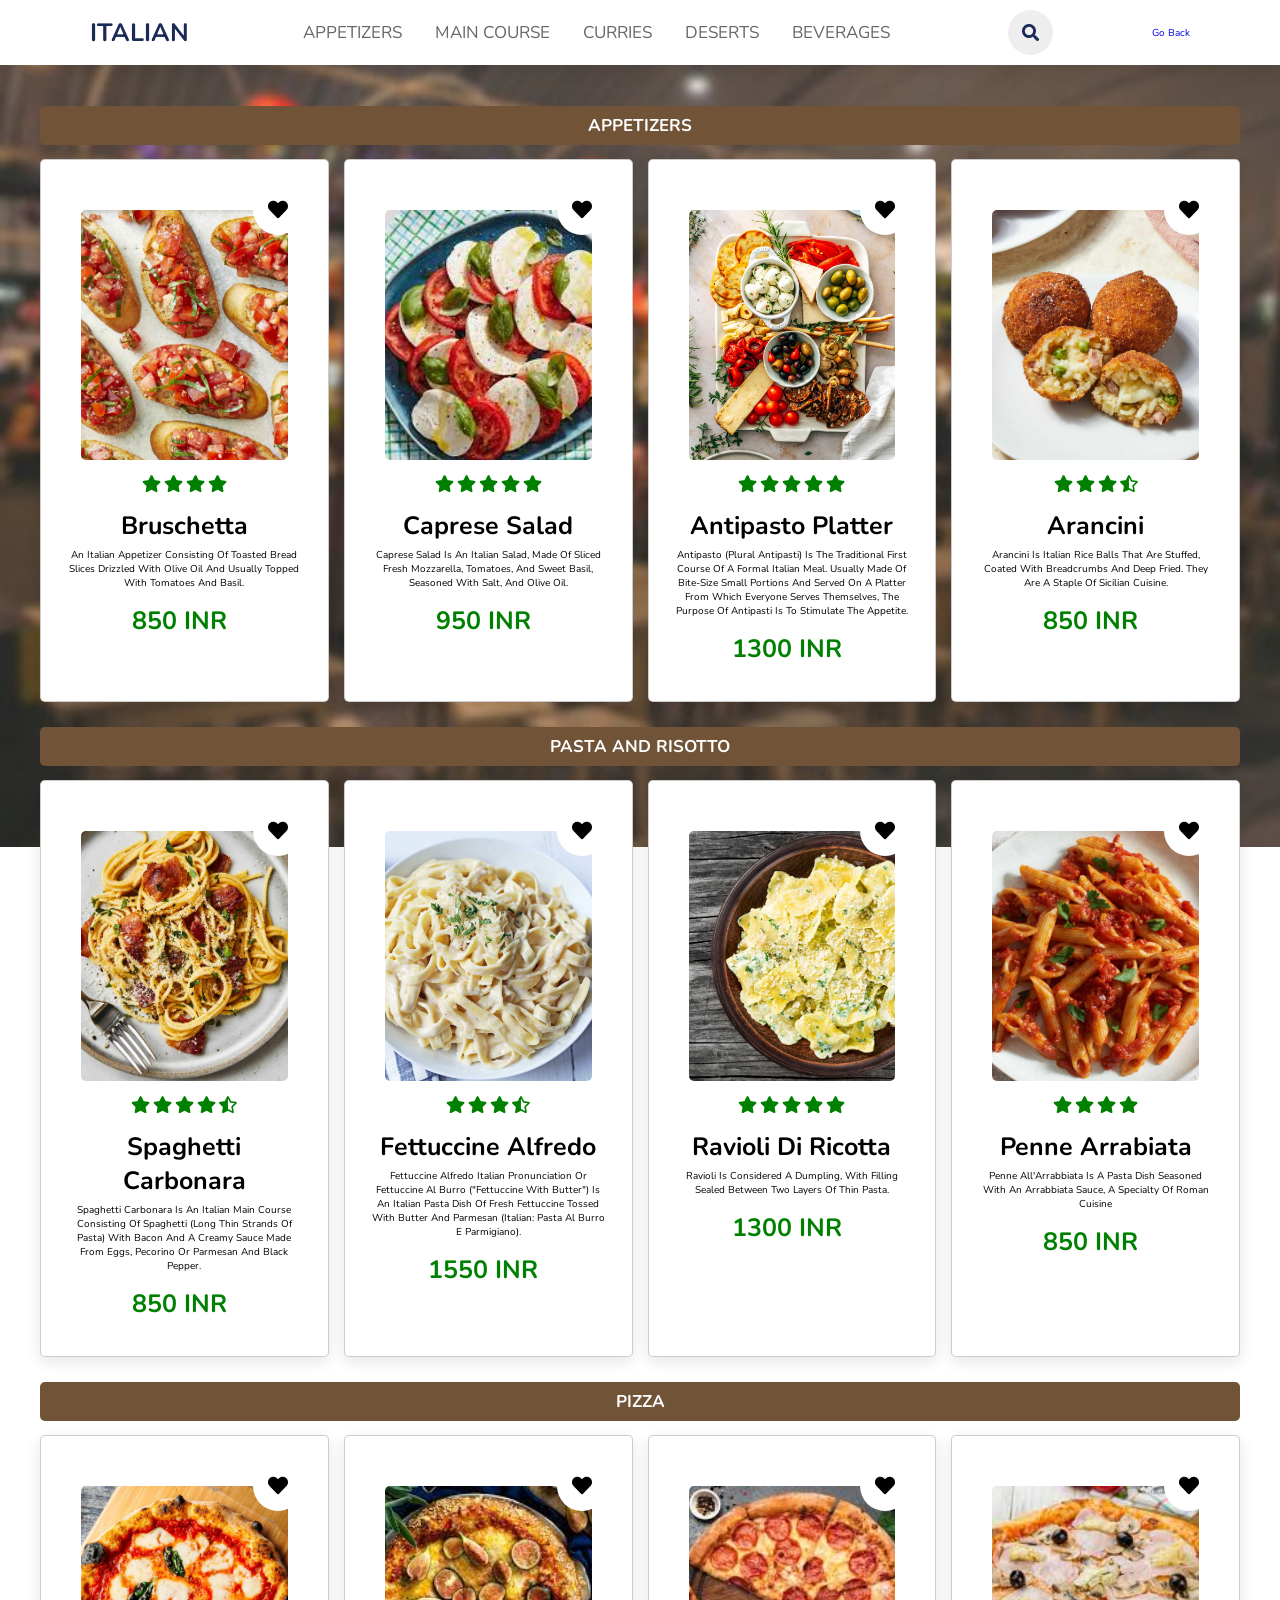
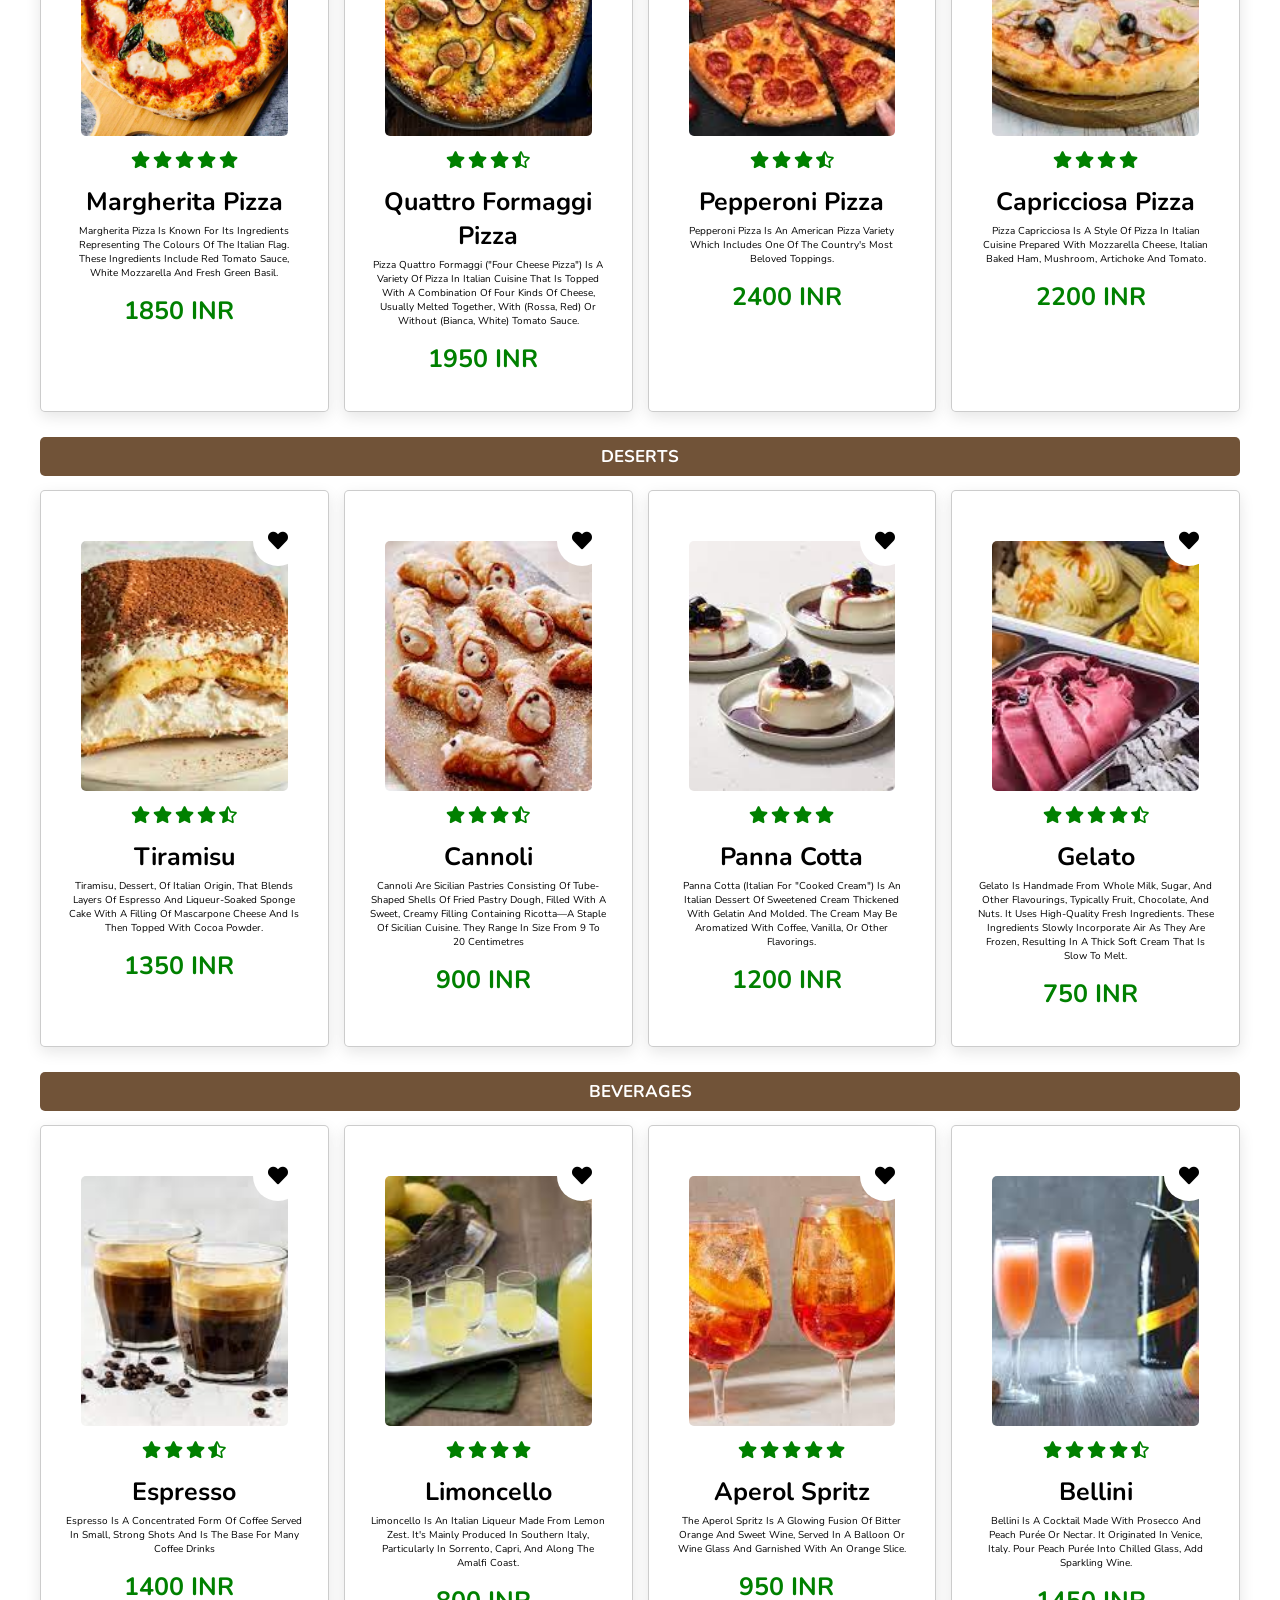
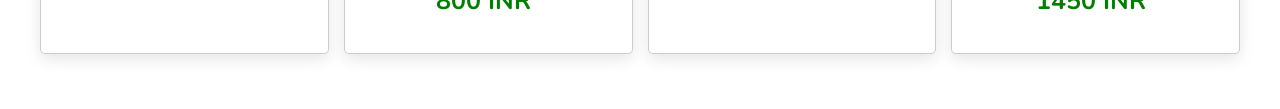
<file: italian.html>
<!DOCTYPE html>
<html lang="en">
<head>

    <title>Restaurant</title>

    <link rel="stylesheet" href="https://cdnjs.cloudflare.com/ajax/libs/font-awesome/5.15.3/css/all.min.css">

    <link rel="stylesheet" href="style.css">

    <style>
        body{
            background: url(cuisine.jpg);
            background-attachment: fixed;
            background-repeat: no-repeat;
            background-size: 100%;
        }  
        .b{
        margin-top: 1rem;
        display: block;
        font-size: 1.7rem;
        color: #fff;
        background: rgb(113, 83, 56);
        border-radius: .5rem;
        padding: .8rem 3rem;
        }

    </style>
</head>
<body>

    <header>

        <a class="logo"><i class="fas-fa-utensils"></i>ITALIAN</a>

        <nav class="navbar">
            <a href="#APPETIZERS">APPETIZERS</a>
            <a href="#MAIN COURSE">MAIN COURSE</a>
            <a href="#CURRIES">CURRIES</a>
            <a href="#DESERTS">DESERTS</a>
            <a href="#BEVERAGES">BEVERAGES</a>
            
        </nav>
        <div class="icons">
            <i class="fas fa-bars" id="menu-bars"></i>
            <i class="fas fa-search" id="search-icon"></i>
        </div>

        <a href="menu.html"><i class="fas-fa-utensils"></i>go back</a>

    </header> 

    <form action="" id="search-form">
        <input type="search" placeholder="search here....."  name="" id="search-box">
        <label for="search-box" class="fas fa-search"></label>
        <i class="fas fa-times" id="close"></i>
    </form>


 <section class="dishes">


    <section class="menu">
        <br><br><br><br>

        <center>
            <h1 class="b" id="APPETIZERS">APPETIZERS</h1>
        </center>
        <br>
        

        
        <div class="box-container">
            
            <div class="box">
                <div class="image">
                    <img src="i1.jpg" alt="">
                    <a href="#" class="fas fa-heart"></a>
                </div>
                <div class="content">
                    <div class="stars">
                        <i class="fas fa-star"></i>
                        <i class="fas fa-star"></i>
                        <i class="fas fa-star"></i>
                        <i class="fas fa-star"></i>
                    </div>
                    <h3>Bruschetta</h3>
                    <p>an Italian appetizer consisting of toasted bread slices drizzled with olive oil and usually topped with tomatoes and basil.</p>
                        <br>
                        <span class="price">850 INR</span>
                </div>
            </div>

            
            <div class="box">
                <div class="image">
                    <img src="i2.jpeg" alt="">
                    <a href="#" class="fas fa-heart"></a>
                </div>
                <div class="content">
                    <div class="stars">
                        <i class="fas fa-star"></i>
                        <i class="fas fa-star"></i>
                        <i class="fas fa-star"></i>
                        <i class="fas fa-star"></i>
                        <i class="fas fa-star"></i>
                    </div>
                    <h3>
                        Caprese Salad</h3>
                    <p>Caprese salad is an Italian salad, made of sliced fresh mozzarella, tomatoes, and sweet basil, seasoned with salt, and olive oil.</p>
                        <br>
                        <span class="price">950 INR</span>
                </div>
            </div>

            
            <div class="box">
                <div class="image">
                    <img src="i3.jpg" alt="">
                    <a href="#" class="fas fa-heart"></a>
                </div>
                <div class="content">
                    <div class="stars">
                        <i class="fas fa-star"></i>
                        <i class="fas fa-star"></i>
                        <i class="fas fa-star"></i>
                        <i class="fas fa-star"></i>
                        <i class="fas fa-star"></i>
                    </div>
                    <h3>
                        Antipasto Platter
                    </h3>
                    <p>Antipasto (plural antipasti) is the traditional first course of a formal Italian meal. Usually made of bite-size small portions and served on a platter from which everyone serves themselves, the purpose of antipasti is to stimulate the appetite.</p>
                        <br>
                        <span class="price">1300 INR</span>
                </div>
            </div>

            <div class="box">
                <div class="image">
                    <img src="i4.jpg" alt="">
                    <a href="#" class="fas fa-heart"></a>
                </div>
                <div class="content">
                    <div class="stars">
                        <i class="fas fa-star"></i>
                        <i class="fas fa-star"></i>
                        <i class="fas fa-star"></i>
                        <i class="fas fa-star-half-alt"></i>
                    </div>
                    <h3>
                        Arancini</h3>
                    <p>Arancini is italian rice balls that are stuffed, coated with breadcrumbs and deep fried. They are a staple of Sicilian cuisine.</p>
                        <br>
                        <span class="price">850 INR</span>
                </div>
            </div>            
        </div>




        <center>
        <h1 class="b" id="MAIN COURSE">PASTA AND RISOTTO</h1>
        </center>    
        <br>
        <div class="box-container">
            
            <div class="box">
                <div class="image">
                    <img src="i5.jpg" alt="">
                    <a href="#" class="fas fa-heart"></a>
                </div>
                <div class="content">
                    <div class="stars">
                        <i class="fas fa-star"></i>
                        <i class="fas fa-star"></i>
                        <i class="fas fa-star"></i>
                        <i class="fas fa-star"></i>
                        <i class="fas fa-star-half-alt"></i>
                    </div>
                    <h3>Spaghetti Carbonara
                       </h3>
                    <p>Spaghetti carbonara is an Italian main course consisting of spaghetti (long thin strands of pasta) with bacon and a creamy sauce made from eggs, Pecorino or Parmesan and black pepper.</p>
                        <br>
                        <span class="price">850 INR</span>
                </div>
            </div>

            
            <div class="box">
                <div class="image">
                    <img src="i6.jpg" alt="">
                    <a href="#" class="fas fa-heart"></a>
                </div>
                <div class="content">
                    <div class="stars">
                        <i class="fas fa-star"></i>
                        <i class="fas fa-star"></i>
                        <i class="fas fa-star"></i>
                        <i class="fas fa-star-half-alt"></i>
                    </div>
                    <h3>
                        Fettuccine Alfredo</h3>
                    <p>Fettuccine Alfredo Italian pronunciation or fettuccine al burro ("fettuccine with butter") is an Italian pasta dish of fresh fettuccine tossed with butter and parmesan (Italian: pasta al burro e parmigiano).</p>
                        <br>
                        <span class="price">1550 INR</span>
                </div>
            </div>

            
            <div class="box">
                <div class="image">
                    <img src="i7.webp" alt="">
                    <a href="#" class="fas fa-heart"></a>
                </div>
                <div class="content">
                    <div class="stars">
                        <i class="fas fa-star"></i>
                        <i class="fas fa-star"></i>
                        <i class="fas fa-star"></i>
                        <i class="fas fa-star"></i>
                        <i class="fas fa-star"></i>
                    </div>
                    <h3>
                        Ravioli di Ricotta</h3>
                    <p>Ravioli is considered a dumpling, with filling sealed between two layers of thin pasta.</p>
                        <br>
                        <span class="price">1300 INR</span>
                </div>
            </div>

            <div class="box">
                <div class="image">
                    <img src="i8.jpg" alt="">
                    <a href="#" class="fas fa-heart"></a>
                </div>
                <div class="content">
                    <div class="stars">
                        <i class="fas fa-star"></i>
                        <i class="fas fa-star"></i>
                        <i class="fas fa-star"></i>
                        <i class="fas fa-star"></i>
                    </div>
                    <h3>
                        Penne Arrabiata</h3>
                    <p>Penne all'Arrabbiata is a pasta dish seasoned with an arrabbiata sauce, a specialty of Roman cuisine</p>
                        <br>
                        <span class="price">850 INR</span>
                </div>
            </div>            
        </div>




        <center>
            <h1 class="b" id="CURRIES">PIZZA</h1>
            </center>
            <br>
        
            <div class="box-container">
                
                <div class="box">
                    <div class="image">
                        <img src="i9.jpg" alt="">
                        <a href="#" class="fas fa-heart"></a>
                    </div>
                    <div class="content">
                        <div class="stars">
                            <i class="fas fa-star"></i>
                            <i class="fas fa-star"></i>
                            <i class="fas fa-star"></i>
                            <i class="fas fa-star"></i>
                            <i class="fas fa-star"></i>
                        </div>
                        <h3>
                            Margherita Pizza</h3>
                        <p>Margherita pizza is known for its ingredients representing the colours of the Italian flag. These ingredients include red tomato sauce, white mozzarella and fresh green basil.</p>
                            <br>
                            <span class="price">1850 INR</span>
                    </div>
                </div>
    
                
                <div class="box">
                    <div class="image">
                        <img src="i10.jpeg" alt="">
                        <a href="#" class="fas fa-heart"></a>
                    </div>
                    <div class="content">
                        <div class="stars">
                            <i class="fas fa-star"></i>
                            <i class="fas fa-star"></i>
                            <i class="fas fa-star"></i>
                            <i class="fas fa-star-half-alt"></i>
                        </div>
                        <h3>
                            Quattro Formaggi Pizza</h3>
                        <p>Pizza quattro formaggi  ("four cheese pizza") is a variety of pizza in Italian cuisine that is topped with a combination of four kinds of cheese, usually melted together, with (rossa, red) or without (bianca, white) tomato sauce.</p>
                            <br>
                            <span class="price">1950 INR</span>
                    </div>
                </div>
    
                
                <div class="box">
                    <div class="image">
                        <img src="i11.jpeg" alt="">
                        <a href="#" class="fas fa-heart"></a>
                    </div>
                    <div class="content">
                        <div class="stars">
                            <i class="fas fa-star"></i>
                            <i class="fas fa-star"></i>
                            <i class="fas fa-star"></i>
                            <i class="fas fa-star-half-alt"></i>
                        </div>
                        <h3>
                            Pepperoni Pizza</h3>
                        <p>Pepperoni pizza is an American pizza variety which includes one of the country's most beloved toppings.</p>
                            <br>
                            <span class="price">2400 INR</span>
                    </div>
                </div>
    
                <div class="box">
                    <div class="image">
                        <img src="i12.jpeg" alt="">
                        <a href="#" class="fas fa-heart"></a>
                    </div>
                    <div class="content">
                        <div class="stars">
                            <i class="fas fa-star"></i>
                            <i class="fas fa-star"></i>
                            <i class="fas fa-star"></i>
                            <i class="fas fa-star"></i>
                        </div>
                        <h3>
                            Capricciosa Pizza</h3>
                        <p>Pizza capricciosa is a style of pizza in Italian cuisine prepared with mozzarella cheese, Italian baked ham, mushroom, artichoke and tomato.</p>
                            <br>
                            <span class="price">2200 INR</span>
                    </div>
                </div>            
            </div>




            <center>
                <h1 class="b" id="DESERTS">DESERTS</h1>
                </center>
                <br>
            
                <div class="box-container">
                    
                    <div class="box">
                        <div class="image">
                            <img src="i13.jpeg" alt="">
                            <a href="#" class="fas fa-heart"></a>
                        </div>
                        <div class="content">
                            <div class="stars">
                                <i class="fas fa-star"></i>
                                <i class="fas fa-star"></i>
                                <i class="fas fa-star"></i>
                                <i class="fas fa-star"></i>
                                <i class="fas fa-star-half-alt"></i>
                            </div>
                            <h3>Tiramisu</h3>
                            <p>Tiramisu, dessert, of Italian origin, that blends layers of espresso and liqueur-soaked sponge cake with a filling of mascarpone cheese and is then topped with cocoa powder.</p>
                                <br>
                                <span class="price">1350 INR</span>
                        </div>
                    </div>
        
                    
                    <div class="box">
                        <div class="image">
                            <img src="i14.jpeg" alt="">
                            <a href="#" class="fas fa-heart"></a>
                        </div>
                        <div class="content">
                            <div class="stars">
                                <i class="fas fa-star"></i>
                                <i class="fas fa-star"></i>
                                <i class="fas fa-star"></i>
                                <i class="fas fa-star-half-alt"></i>
                            </div>
                            <h3>
                            Cannoli</h3>
                            <p>Cannoli are Sicilian pastries consisting of tube-shaped shells of fried pastry dough, filled with a sweet, creamy filling containing ricotta—a staple of Sicilian cuisine. They range in size from 9 to 20 centimetres</p>
                                <br>
                                <span class="price">900 INR</span>
                        </div>
                    </div>
        
                    
                    <div class="box">
                        <div class="image">
                            <img src="i15.jpeg" alt="">
                            <a href="#" class="fas fa-heart"></a>
                        </div>
                        <div class="content">
                            <div class="stars">
                                <i class="fas fa-star"></i>
                                <i class="fas fa-star"></i>
                                <i class="fas fa-star"></i>
                                <i class="fas fa-star"></i>
                            </div>
                            <h3>
                                Panna Cotta</h3>
                            <p>Panna cotta (Italian for "cooked cream") is an Italian dessert of sweetened cream thickened with gelatin and molded. The cream may be aromatized with coffee, vanilla, or other flavorings.</p>
                                <br>
                                <span class="price">1200 INR</span>
                        </div>
                    </div>
        
                    <div class="box">
                        <div class="image">
                            <img src="i16.jpeg" alt="">
                            <a href="#" class="fas fa-heart"></a>
                        </div>
                        <div class="content">
                            <div class="stars">
                                <i class="fas fa-star"></i>
                                <i class="fas fa-star"></i>
                                <i class="fas fa-star"></i>
                                <i class="fas fa-star"></i>
                                <i class="fas fa-star-half-alt"></i>
                            </div>
                            <h3>
                                Gelato</h3>
                            <p>Gelato is handmade from whole milk, sugar, and other flavourings, typically fruit, chocolate, and nuts. It uses high-quality fresh ingredients. These ingredients slowly incorporate air as they are frozen, resulting in a thick soft cream that is slow to melt.</p>
                                <br>
                                <span class="price">750 INR</span>
                        </div>
                    </div>            
                </div>




                <center>
                    <h1 class="b" id="BEVERAGES">BEVERAGES</h1>
                    </center>
                    <br>
                
                    <div class="box-container">
                        
                        <div class="box">
                            <div class="image">
                                <img src="i17.jpeg" alt="">
                                <a href="#" class="fas fa-heart"></a>
                            </div>
                            <div class="content">
                                <div class="stars">
                                    <i class="fas fa-star"></i>
                                    <i class="fas fa-star"></i>
                                    <i class="fas fa-star"></i>
                                    <i class="fas fa-star-half-alt"></i>
                                </div>
                                <h3>Espresso</h3>
                                <p>Espresso is a concentrated form of coffee served in small, strong shots and is the base for many coffee drinks</p>
                                    <br>
                                    <span class="price">1400 INR</span>
                            </div>
                        </div>
            
                        
                        <div class="box">
                            <div class="image">
                                <img src="i18.jpeg" alt="">
                                <a href="#" class="fas fa-heart"></a>
                            </div>
                            <div class="content">
                                <div class="stars">
                                    <i class="fas fa-star"></i>
                                    <i class="fas fa-star"></i>
                                    <i class="fas fa-star"></i>
                                    <i class="fas fa-star"></i>
                                </div>
                                <h3>
                                    Limoncello</h3>
                                <p>Limoncello is an Italian liqueur made from lemon zest. It's mainly produced in Southern Italy, particularly in Sorrento, Capri, and along the Amalfi Coast.</p>
                                    <br>
                                    <span class="price">800 INR</span>
                            </div>
                        </div>
            
                        
                        <div class="box">
                            <div class="image">
                                <img src="i19.jpeg" alt="">
                                <a href="#" class="fas fa-heart"></a>
                            </div>
                            <div class="content">
                                <div class="stars">
                                    <i class="fas fa-star"></i>
                                    <i class="fas fa-star"></i>
                                    <i class="fas fa-star"></i>
                                    <i class="fas fa-star"></i>
                                    <i class="fas fa-star"></i>
                                </div>
                                <h3>
                                    Aperol Spritz</h3>
                                <p>The Aperol Spritz is a glowing fusion of bitter orange and sweet wine, served in a balloon or wine glass and garnished with an orange slice.</p>
                                    <br>
                                    <span class="price">950 INR</span>
                            </div>
                        </div>
            
                        <div class="box">
                            <div class="image">
                                <img src="i20.jpeg" alt="">
                                <a href="#" class="fas fa-heart"></a>
                            </div>
                            <div class="content">
                                <div class="stars">
                                    <i class="fas fa-star"></i>
                                    <i class="fas fa-star"></i>
                                    <i class="fas fa-star"></i>
                                    <i class="fas fa-star"></i>
                                    <i class="fas fa-star-half-alt"></i>
                                </div>
                                <h3>
                                    Bellini
                                    </h3>
                                <p>Bellini is a cocktail made with Prosecco and peach purée or nectar. It originated in Venice, Italy. Pour peach purée into chilled glass, add sparkling wine.</p>
                                    <br>
                                    <span class="price">1450 INR</span>
                            </div>
                        </div>            
                    </div>
    </section>

    <script src="https://unpkg.com/swiper/swiper-bundle.min.js"></script> 

    <script src="script.js"></script>
</body>
</html>
</file>
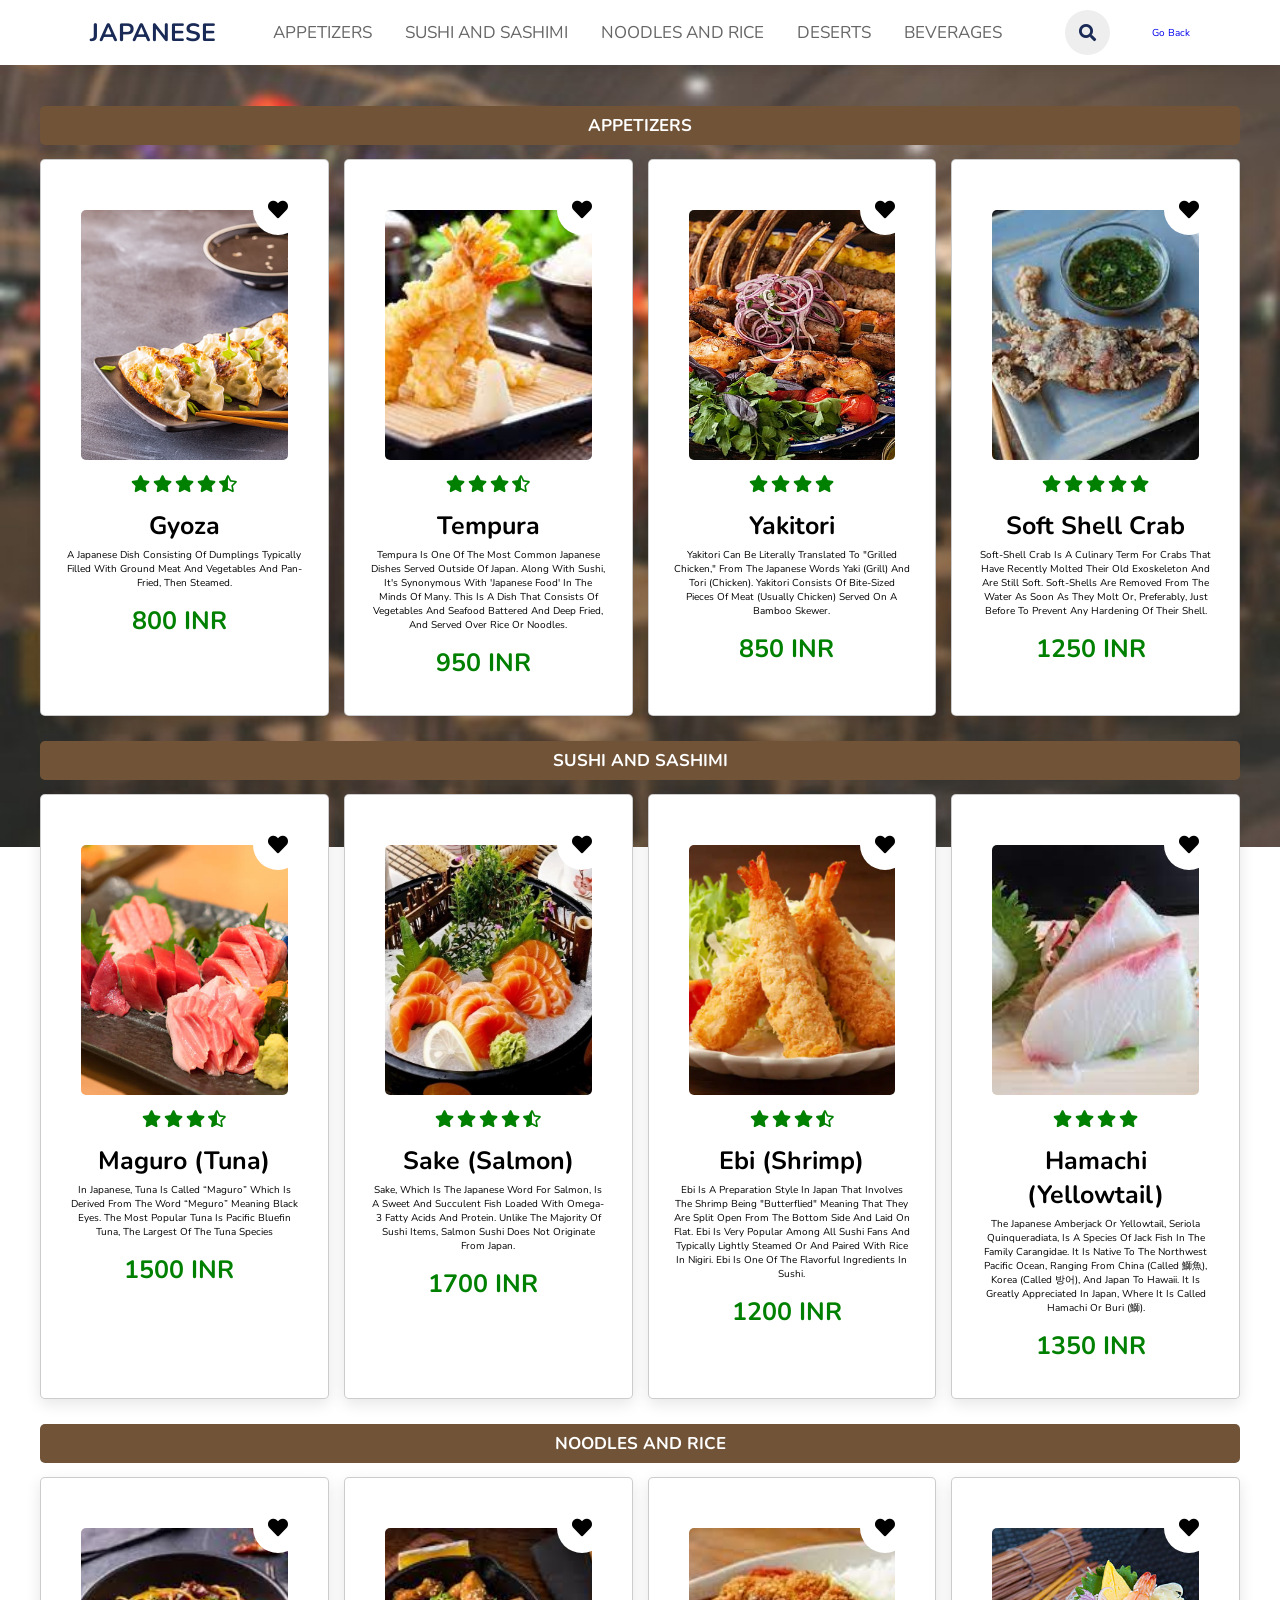
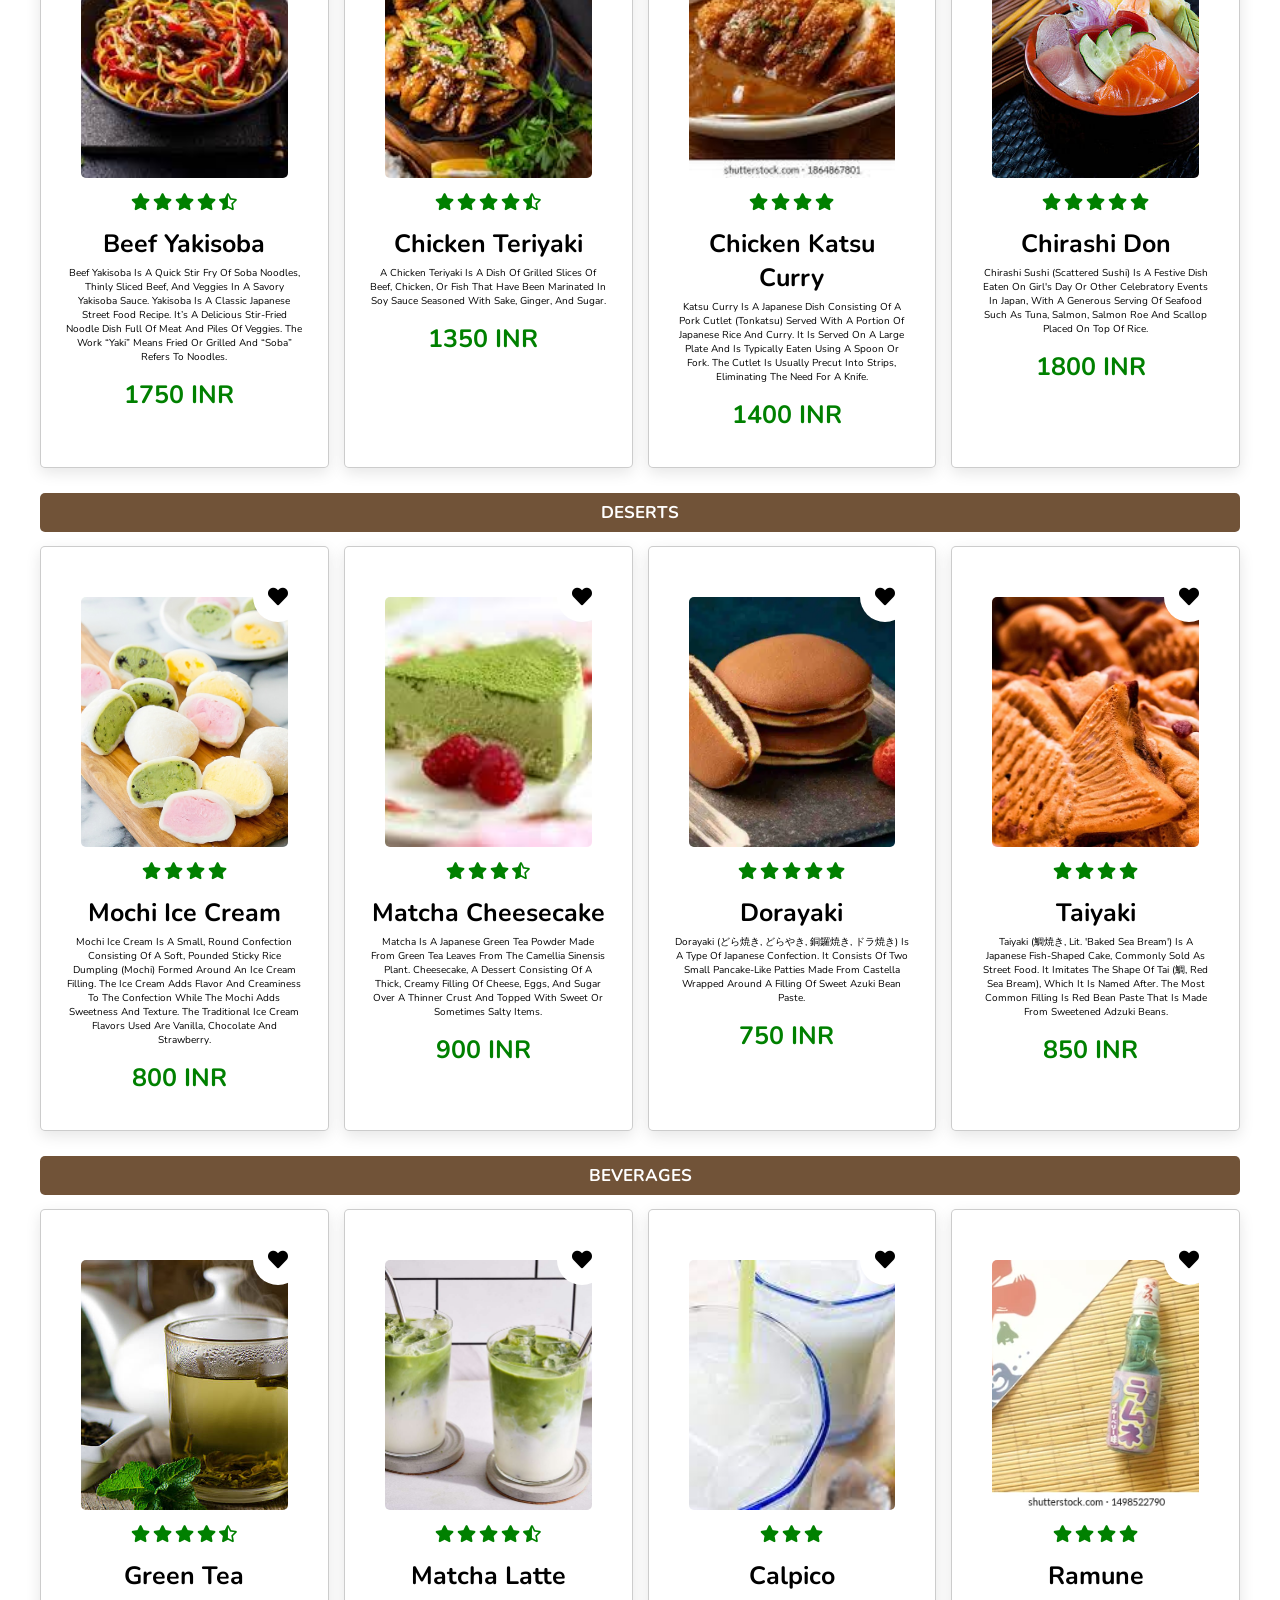
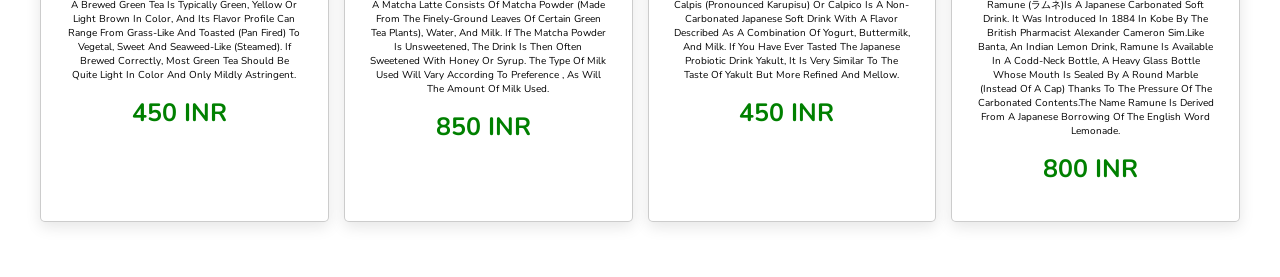
<file: japanese.html>
<!DOCTYPE html>
<html lang="en">
<head>

    <title>Restaurant</title>

    <link rel="stylesheet" href="https://cdnjs.cloudflare.com/ajax/libs/font-awesome/5.15.3/css/all.min.css">

    <link rel="stylesheet" href="style.css">

    <style>
        body{
            background: url(cuisine.jpg);
            background-attachment: fixed;
            background-repeat: no-repeat;
            background-size: 100%;
        }  
        .b{
        margin-top: 1rem;
        display: block;
        font-size: 1.7rem;
        color: #fff;
        background: rgb(113, 83, 56);
        border-radius: .5rem;
        padding: .8rem 3rem;
        }

    </style>
</head>
<body>


    <header>

        <a class="logo"><i class="fas-fa-utensils"></i>JAPANESE</a>

        <nav class="navbar">
            <a href="#APPETIZERS">APPETIZERS</a>
            <a href="#SUSHI AND SASHIMI">SUSHI AND SASHIMI</a>
            <a href="#NOODLES AND RICE">NOODLES AND RICE</a>
            <a href="#DESERTS">DESERTS</a>
            <a href="#BEVERAGES">BEVERAGES</a>
            
        </nav>
        <div class="icons">
            <i class="fas fa-bars" id="menu-bars"></i>
            <i class="fas fa-search" id="search-icon"></i>
        </div>

        <a href="menu.html"><i class="fas-fa-utensils"></i>go back</a>

    </header> 

    <form action="" id="search-form">
        <input type="search" placeholder="search here....."  name="" id="search-box">
        <label for="search-box" class="fas fa-search"></label>
        <i class="fas fa-times" id="close"></i>
    </form>


 <section class="dishes">


    <section class="menu">
        <br><br><br><br>

        <center>
            <h1 class="b" id="APPETIZERS">APPETIZERS</h1>
        </center>
        <br>
        

        
        <div class="box-container">
            
            <div class="box">
                <div class="image">
                    <img src="jc1.jpg" alt="">
                    <a href="#" class="fas fa-heart"></a>
                </div>
                <div class="content">
                    <div class="stars">
                        <i class="fas fa-star"></i>
                        <i class="fas fa-star"></i>
                        <i class="fas fa-star"></i>
                        <i class="fas fa-star"></i>
                        <i class="fas fa-star-half-alt"></i>
                    </div>
                    <h3>gyoza</h3>
                    <p>A Japanese dish consisting of dumplings typically filled with ground meat and vegetables and pan-fried, then steamed.</p>
                        <br>
                        <span class="price">800 INR</span>
                </div>
            </div>

            
            <div class="box">
                <div class="image">
                    <img src="jc2.jpeg" alt="">
                    <a href="#" class="fas fa-heart"></a>
                </div>
                <div class="content">
                    <div class="stars">
                        <i class="fas fa-star"></i>
                        <i class="fas fa-star"></i>
                        <i class="fas fa-star"></i>
                        <i class="fas fa-star-half-alt"></i>
                    </div>
                    <h3>Tempura</h3>
                    <p>Tempura is one of the most common Japanese dishes served outside of Japan. Along with sushi, it's synonymous with 'Japanese food' in the minds of many. This is a dish that consists of vegetables and seafood battered and deep fried, and served over rice or noodles.</p>
                        <br>
                        <span class="price">950 INR</span>
                </div>
            </div>

            
            <div class="box">
                <div class="image">
                    <img src="jc3.jpg" alt="">
                    <a href="#" class="fas fa-heart"></a>
                </div>
                <div class="content">
                    <div class="stars">
                        <i class="fas fa-star"></i>
                        <i class="fas fa-star"></i>
                        <i class="fas fa-star"></i>
                        <i class="fas fa-star"></i>
                    </div>
                    <h3>Yakitori</h3>
                    <p>Yakitori can be literally translated to "grilled chicken," from the Japanese words yaki (grill) and tori (chicken). Yakitori consists of bite-sized pieces of meat (usually chicken) served on a bamboo skewer.</p>
                        <br>
                        <span class="price">850 INR</span>
                </div>
            </div>

            <div class="box">
                <div class="image">
                    <img src="jc4.jpeg" alt="">
                    <a href="#" class="fas fa-heart"></a>
                </div>
                <div class="content">
                    <div class="stars">
                        <i class="fas fa-star"></i>
                        <i class="fas fa-star"></i>
                        <i class="fas fa-star"></i>
                        <i class="fas fa-star"></i>
                        <i class="fas fa-star"></i>
                    </div>
                    <h3>Soft Shell Crab</h3>
                    <p>Soft-shell crab is a culinary term for crabs that have recently molted their old exoskeleton and are still soft. Soft-shells are removed from the water as soon as they molt or, preferably, just before to prevent any hardening of their shell.</p>
                        <br>
                        <span class="price">1250 INR</span>
                </div>
            </div>            
        </div>




        <center>
        <h1 class="b" id="SUSHI AND SASHIMI">SUSHI AND SASHIMI</h1>
        </center>    
        <br>
        <div class="box-container">
            
            <div class="box">
                <div class="image">
                    <img src="jc5.jpg" alt="">
                    <a href="#" class="fas fa-heart"></a>
                </div>
                <div class="content">
                    <div class="stars">
                        <i class="fas fa-star"></i>
                        <i class="fas fa-star"></i>
                        <i class="fas fa-star"></i>
                        <i class="fas fa-star-half-alt"></i>
                    </div>
                    <h3>Maguro (Tuna)</h3>
                    <p>In Japanese, tuna is called “Maguro” which is derived from the word “Meguro” meaning black eyes. The most popular tuna is Pacific bluefin tuna, the largest of the tuna species</p>
                        <br>
                        <span class="price">1500 INR</span>
                </div>
            </div>

            
            <div class="box">
                <div class="image">
                    <img src="jc6.jpg" alt="">
                    <a href="#" class="fas fa-heart"></a>
                </div>
                <div class="content">
                    <div class="stars">
                        <i class="fas fa-star"></i>
                        <i class="fas fa-star"></i>
                        <i class="fas fa-star"></i>
                        <i class="fas fa-star"></i>
                        <i class="fas fa-star-half-alt"></i>
                    </div>
                    <h3>Sake (Salmon)</h3>
                    <p>Sake, which is the Japanese word for salmon, is a sweet and succulent fish loaded with omega-3 fatty acids and protein. Unlike the majority of sushi items, salmon sushi does not originate from Japan.</p>
                        <br>
                        <span class="price">1700 INR</span>
                </div>
            </div>

            
            <div class="box">
                <div class="image">
                    <img src="jc7.webp" alt="">
                    <a href="#" class="fas fa-heart"></a>
                </div>
                <div class="content">
                    <div class="stars">
                        <i class="fas fa-star"></i>
                        <i class="fas fa-star"></i>
                        <i class="fas fa-star"></i>
                        <i class="fas fa-star-half-alt"></i>
                    </div>
                    <h3>Ebi (Shrimp)</h3>
                    <p>Ebi is a preparation style in Japan that involves the shrimp being "butterflied" meaning that they are split open from the bottom side and laid on flat. Ebi is very popular among all sushi fans and typically lightly steamed or and paired with rice in nigiri. Ebi is one of the flavorful ingredients in sushi.</p>
                        <br>
                        <span class="price">1200 INR</span>
                </div>
            </div>

            <div class="box">
                <div class="image">
                    <img src="jc8.jpeg" alt="">
                    <a href="#" class="fas fa-heart"></a>
                </div>
                <div class="content">
                    <div class="stars">
                        <i class="fas fa-star"></i>
                        <i class="fas fa-star"></i>
                        <i class="fas fa-star"></i>
                        <i class="fas fa-star"></i>
                    </div>
                    <h3>Hamachi (Yellowtail)</h3>
                    <p>The Japanese amberjack or yellowtail, Seriola quinqueradiata, is a species of jack fish in the family Carangidae. It is native to the northwest Pacific Ocean, ranging from China (called 鰤魚), Korea (called 방어), and Japan to Hawaii. It is greatly appreciated in Japan, where it is called hamachi or buri (鰤).</p>
                        <br>
                        <span class="price">1350 INR</span>
                </div>
            </div>            
        </div>




        <center>
            <h1 class="b" id="NOODLES AND RICE">NOODLES AND RICE</h1>
            </center>
            <br>
        
            <div class="box-container">
                
                <div class="box">
                    <div class="image">
                        <img src="jc9.jpeg" alt="">
                        <a href="#" class="fas fa-heart"></a>
                    </div>
                    <div class="content">
                        <div class="stars">
                            <i class="fas fa-star"></i>
                            <i class="fas fa-star"></i>
                            <i class="fas fa-star"></i>
                            <i class="fas fa-star"></i>
                            <i class="fas fa-star-half-alt"></i>
                        </div>
                        <h3>Beef Yakisoba</h3>
                        <p>Beef Yakisoba is a quick stir fry of soba noodles, thinly sliced beef, and veggies in a savory Yakisoba Sauce.
                            Yakisoba is a classic Japanese street food recipe. It’s a delicious stir-fried noodle dish full of meat and piles of veggies. The work “yaki” means fried or grilled and “soba” refers to noodles.
                        </p>
                            <br>
                            <span class="price">1750 INR</span>
                    </div>  
                </div>
    
                
                <div class="box">
                    <div class="image">
                        <img src="jc10.jpeg" alt="">
                        <a href="#" class="fas fa-heart"></a>
                    </div>
                    <div class="content">
                        <div class="stars">
                            <i class="fas fa-star"></i>
                            <i class="fas fa-star"></i>
                            <i class="fas fa-star"></i>
                            <i class="fas fa-star"></i>
                            <i class="fas fa-star-half-alt"></i>
                        </div>
                        <h3>Chicken Teriyaki</h3>
                        <p>A Chicken Teriyaki is a dish of grilled slices of beef, chicken, or fish that have been marinated in soy sauce seasoned with sake, ginger, and sugar.</p>
                            <br>
                            <span class="price">1350 INR</span>
                    </div>
                </div>
    
                
                <div class="box">
                    <div class="image">
                        <img src="jc11.jpeg" alt="">
                        <a href="#" class="fas fa-heart"></a>
                    </div>
                    <div class="content">
                        <div class="stars">
                            <i class="fas fa-star"></i>
                            <i class="fas fa-star"></i>
                            <i class="fas fa-star"></i>
                            <i class="fas fa-star"></i>
                        </div>
                        <h3>Chicken Katsu Curry</h3>
                        <p>Katsu curry is a Japanese dish consisting of a pork cutlet (tonkatsu) served with a portion of Japanese rice and curry. It is served on a large plate and is typically eaten using a spoon or fork. The cutlet is usually precut into strips, eliminating the need for a knife.</p>
                            <br>
                            <span class="price">1400 INR</span>
                    </div>
                </div>
    
                <div class="box">
                    <div class="image">
                        <img src="jc12.jpg" alt="">
                        <a href="#" class="fas fa-heart"></a>
                    </div>
                    <div class="content">
                        <div class="stars">
                            <i class="fas fa-star"></i>
                            <i class="fas fa-star"></i>
                            <i class="fas fa-star"></i>
                            <i class="fas fa-star"></i>
                            <i class="fas fa-star"></i>
                        </div>
                        <h3>Chirashi Don</h3>
                        <p>Chirashi sushi (scattered sushi) is a festive dish eaten on Girl's Day or other celebratory events in Japan, with a generous serving of seafood such as tuna, salmon, salmon roe and scallop placed on top of rice.</p>
                            <br>
                            <span class="price">1800 INR</span>
                    </div>
                </div>            
            </div>




            <center>
                <h1 class="b" id="DESERTS">DESERTS</h1>
                </center>
                <br>
            
                <div class="box-container">
                    
                    <div class="box">
                        <div class="image">
                            <img src="jc13.jpg" alt="">
                            <a href="#" class="fas fa-heart"></a>
                        </div>
                        <div class="content">
                            <div class="stars">
                                <i class="fas fa-star"></i>
                                <i class="fas fa-star"></i>
                                <i class="fas fa-star"></i>
                                <i class="fas fa-star"></i>
                            </div>
                            <h3>Mochi Ice Cream</h3>
                            <p>Mochi ice cream is a small, round confection consisting of a soft, pounded sticky rice dumpling (mochi) formed around an ice cream filling. The ice cream adds flavor and creaminess to the confection while the mochi adds sweetness and texture. The traditional ice cream flavors used are vanilla, chocolate and strawberry.</p>
                                <br>
                                <span class="price">800 INR</span>
                        </div>
                    </div>
        
                    
                    <div class="box">
                        <div class="image">
                            <img src="jc14.jpeg" alt="">
                            <a href="#" class="fas fa-heart"></a>
                        </div>
                        <div class="content">
                            <div class="stars">
                                <i class="fas fa-star"></i>
                                <i class="fas fa-star"></i>
                                <i class="fas fa-star"></i>
                                <i class="fas fa-star-half-alt"></i>
                            </div>
                            <h3>Matcha Cheesecake</h3>
                            <p>Matcha is a Japanese green tea powder made from green tea leaves from the Camellia Sinensis plant.
                                cheesecake, a dessert consisting of a thick, creamy filling of cheese, eggs, and sugar over a thinner crust and topped with sweet or sometimes salty items.
                            </p>
                                <br>
                                <span class="price">900 INR</span>
                        </div>
                    </div>
        
                    
                    <div class="box">
                        <div class="image">
                            <img src="jc15.webp" alt="">
                            <a href="#" class="fas fa-heart"></a>
                        </div>
                        <div class="content">
                            <div class="stars">
                                <i class="fas fa-star"></i>
                                <i class="fas fa-star"></i>
                                <i class="fas fa-star"></i>
                                <i class="fas fa-star"></i>
                                <i class="fas fa-star"></i>
                            </div>
                            <h3>Dorayaki</h3>
                            <p>Dorayaki (どら焼き, どらやき, 銅鑼焼き, ドラ焼き) is a type of Japanese confection. It consists of two small pancake-like patties made from castella wrapped around a filling of sweet azuki bean paste.</p>
                                <br>
                                <span class="price">750 INR</span>
                        </div>
                    </div>
        
                    <div class="box">
                        <div class="image">
                            <img src="jc16.jpg" alt="">
                            <a href="#" class="fas fa-heart"></a>
                        </div>
                        <div class="content">
                            <div class="stars">
                                <i class="fas fa-star"></i>
                                <i class="fas fa-star"></i>
                                <i class="fas fa-star"></i>
                                <i class="fas fa-star"></i>
                            </div>
                            <h3>Taiyaki</h3>
                            <p>Taiyaki (鯛焼き, lit. 'baked sea bream') is a Japanese fish-shaped cake, commonly sold as street food. It imitates the shape of tai (鯛, red sea bream), which it is named after. The most common filling is red bean paste that is made from sweetened adzuki beans.</p>
                                <br>
                                <span class="price">850 INR</span>
                        </div>
                    </div>            
                </div>




                <center>
                    <h1 class="b" id="BEVERAGES">BEVERAGES</h1>
                    </center>
                    <br>
                
                    <div class="box-container">
                        
                        <div class="box">
                            <div class="image">
                                <img src="jc17.jpg" alt="">
                                <a href="#" class="fas fa-heart"></a>
                            </div>
                            <div class="content">
                                <div class="stars">
                                    <i class="fas fa-star"></i>
                                    <i class="fas fa-star"></i>
                                    <i class="fas fa-star"></i>
                                    <i class="fas fa-star"></i>
                                    <i class="fas fa-star-half-alt"></i>
                                </div>
                                <h3>Green Tea</h3>
                                <p>A brewed green tea is typically green, yellow or light brown in color, and its flavor profile can range from grass-like and toasted (pan fired) to vegetal, sweet and seaweed-like (steamed). If brewed correctly, most green tea should be quite light in color and only mildly astringent.</p>
                                    <br>
                                    <span class="price">450 INR</span>
                            </div>
                        </div>
            
                        
                        <div class="box">
                            <div class="image">
                                <img src="jc18.jpg">
                                <a href="#" class="fas fa-heart"></a>
                            </div>
                            <div class="content">
                                <div class="stars">
                                    <i class="fas fa-star"></i>
                                    <i class="fas fa-star"></i>
                                    <i class="fas fa-star"></i>
                                    <i class="fas fa-star"></i>
                                    <i class="fas fa-star-half-alt"></i>
                                </div>
                                <h3>Matcha Latte</h3>
                                <p>A matcha latte consists of matcha powder (made from the finely-ground leaves of certain green tea plants), water, and milk. If the matcha powder is unsweetened, the drink is then often sweetened with honey or syrup. The type of milk used will vary according to preference , as will the amount of milk used.</p>
                                    <br>
                                    <span class="price">850 INR</span>
                            </div>
                        </div>
            
                        
                        <div class="box">
                            <div class="image">
                                <img src="jc19.jpeg" alt="">
                                <a href="#" class="fas fa-heart"></a>
                            </div>
                            <div class="content">
                                <div class="stars">
                                    <i class="fas fa-star"></i>
                                    <i class="fas fa-star"></i>
                                    <i class="fas fa-star"></i>
                                </div>
                                <h3>Calpico</h3>
                                <p>Calpis (pronounced Karupisu) or Calpico is a non-carbonated Japanese soft drink with a flavor described as a combination of yogurt, buttermilk, and milk. If you have ever tasted the Japanese probiotic drink Yakult, it is very similar to the taste of Yakult but more refined and mellow.</p>
                                    <br>
                                    <span class="price">450 INR</span>
                            </div>
                        </div>
            
                        <div class="box">
                            <div class="image">
                                <img src="jc20.webp" alt="">
                                <a href="#" class="fas fa-heart"></a>
                            </div>
                            <div class="content">
                                <div class="stars">
                                    <i class="fas fa-star"></i>
                                    <i class="fas fa-star"></i>
                                    <i class="fas fa-star"></i>
                                    <i class="fas fa-star"></i>
                                </div>
                                <h3>Ramune</h3>
                                <p>Ramune (ラムネ)is a Japanese carbonated soft drink. It was introduced in 1884 in Kobe by the British pharmacist Alexander Cameron Sim.Like Banta, an Indian lemon drink, ramune is available in a Codd-neck bottle, a heavy glass bottle whose mouth is sealed by a round marble (instead of a cap) thanks to the pressure of the carbonated contents.The name ramune is derived from a Japanese borrowing of the English word lemonade.</p>
                                    <br>
                                    <span class="price">800 INR</span>
                            </div>
                        </div>            
                    </div>
    </section>

    <script src="https://unpkg.com/swiper/swiper-bundle.min.js"></script> 

    <script src="script.js"></script>
</body>
</html>
</file>
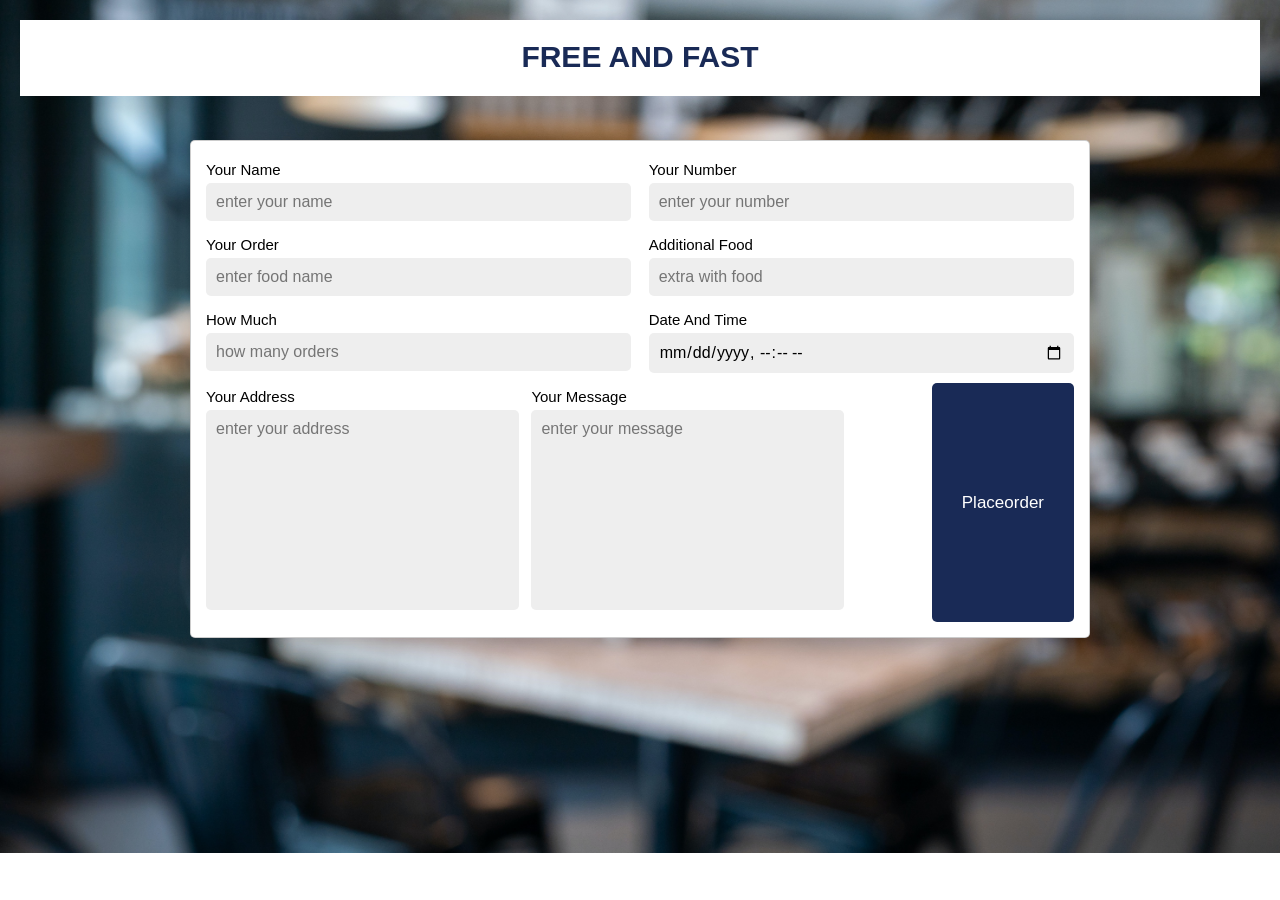
<file: order.html>
<!DOCTYPE html>
<html lang="en">
<head>
    <meta charset="UTF-8">
    <meta name="viewport" content="width=device-width, initial-scale=1.0">
    <title>Order</title>


    <style>

:root{
    --green:#27ae60;
    --black:#192a56;
    --light-color:#666;
    --box-shadow:0  .5rem  1.5rem rgba(0,0,0,.1);

}
*{
    font-family: 'Nunito', sans-serif;
    margin: 0;
    padding: 0;
    box-sizing: border-box;
    text-decoration: none;
    outline: none;
    border: none;
    text-transform: capitalize;
    transition: all .2s linear;
}



html {
        font-size: 62.5%;
        scroll-padding-top: 5.5rem;
        scroll-behavior: smooth;
    }


section{
    padding: 2rem;
}

section:nth-child(even){
    background: #eee;
}

.sub-heading {
    text-align: center;
    color: green;
    font-size: 2rem;
    padding-top: 1rem;

}

.heading {
    text-align: center;
    color: var(--black);
    font-size: 3rem;
    padding-top: 2rem;
    text-transform: uppercase;

}

.btn{
    margin-top: 1rem;
    display: inline-block;
    font-size: 1.7rem;
    color: #fff;
    background: var(--black);
    border-radius: .5rem;
    cursor: pointer;
    padding: .8rem 3rem;
}

.btn:hover{
    background: var(--green);
    letter-spacing: .1rem;
}

.order form{
            max-width:90rem;
            border-radius: .5rem;
            box-shadow: var(--box-shadow);
            border:.1rem solid rgba(0,0,0,.2);
            background:#fff;
            padding:1.5rem;
            margin:0 auto;
        }
        
        .order form .inputBox{
            display: flex;
            flex-wrap: wrap;
            justify-content: space-between;
        }
        
        .order form .inputBox .input{
            width: 49%;

        }
        .order form .inputBox .input span{
            display:block;
            padding:.5rem 0;
            font-size: 1.5rem;
            color:light-color;
        }
        .order form .inputBox .input input,
        .order form .inputBox .input textarea{
            background:#eee;
            border-radius: .5rem;
            padding:1rem;
            font-size: 1.6rem;
            color:black;
            text-transform:none;
            margin-bottom: 1rem;
            width:100%;
            
        }

        .order form .inputBox .input input input:focus,
        .order form .inputBox .input textarea:focus{
            border: .1rem solid var(--green);
        }

        .order form .inputBox .input textarea{
            height:20rem;
            resize:none;
        }
        .order form .inputBox .btn{
             margin-top: 0;
        }
    
        @media (max-width:991px)
{
    html{
        font-size: 55%;
        
    }
    header{
     padding: 1rem 2rem;
    }
    section{
        padding: 2rem;
    }


}
@media (max-width:768px){
    header .icons #menu-bars{
        display: inline-block;
    }
    header .navbar{
        position: absolute;
        top: 100%; left: 0; right: 0;
        background: #fff;
        border-top: .1rem solid rgba(0,0,0,.2);
        border-bottom: .1rem solid rgba(0,0,0,.2);
        padding: 1rem;
        clip-path: polygon(0 0,100% 0,100% 0,0 0);
    }

    header .navbar.active{
        clip-path:polygon(0 0,100% 0,100% 100%,0% 100%) ;
    }
    header .navbar a{
        display: block;
        padding: 1.5rem;
        margin: 1rem;
        font-size: 2rem;
        background: #eee;
    }

    #search-form #search-box{
        width: 90%;
        margin: 0 1rem;
    }

    .home .home-slider .slide .content h3{
        font-size: 5rem;
    }
}

@media (max-width:450px)
{
    html{
        font-size: 50%;
        
    }

    .dishes .box-container .box img{
        height: auto;
        width: 100%;
    }

    .order form .inputBox .input{
    width: 100%;
    }


}
.A{
    background: white;
}
body{
  background-image: url(denise-chan-IyH6ePGolyc-unsplash.jpg);
  background-repeat: no-repeat;
  background-clip: unset;
  background-attachment: fixed;
  background-size: 100%;
}
    </style>
</head>
<body>
    <section class="order" id="order">
        <div class="A">
            <h1 class="heading">free and fast</h1>
            <br><br>
        </div>
        <br><br><br><br>
     <div class="B">
        <form action="" onsubmit="c()">
    
            <div class="inputBox">
                <div class="input">
                   <span>Your name</span>
                   <input type="text" id="name"  placeholder="enter your name"> 
                </div>

                <!-- <input type="text" name="mobile" id="mobile" placeholder="Your Mobile Number" pattern="\\d{10}" maxlength="10" required> -->

                <div class="input">
                    <span>Your number</span>
                    <input type="number" id="number" placeholder="enter your number"pattern="\\d{10}" maxlength="10" required> 
                 </div>
            </div>
            <div class="inputBox">
                <div class="input">
                   <span>Your order</span>
                   <input type="text" id="order" placeholder="enter food name"> 
                </div>
                <div class="input">
                    <span>additional food</span>
                    <input type="text" id="food" placeholder="extra with food"> 
                 </div>
                 <div class="inputBox">
                    <div class="input">
                       <span>how much</span>
                       <input type="number" id="much" placeholder="how many orders"> 
                    </div>
                    <div class="input">
                        <span>date and time</span>
                        <input id="date" type="datetime-local"> 
                     </div>
                     <div class="inputBox">
                        <div class="input">
                        <span>Your address</span>
                        <textarea name="" placeholder="enter your address" id="address" cols="30" rows="10"></textarea>
                        </div>
                        <div class="input">
                            <span>Your message</span>
                            <textarea name="" placeholder="enter your message" id="message" cols="30" rows="10"></textarea>
                         </div>
                    </div>
    
                    <input type="submit" value="placeorder" class="btn">
                </div>
            </div>
                    </form>
                </div>
    </section>
    <script src="script.js"></script>
</body>
</html>
</file>
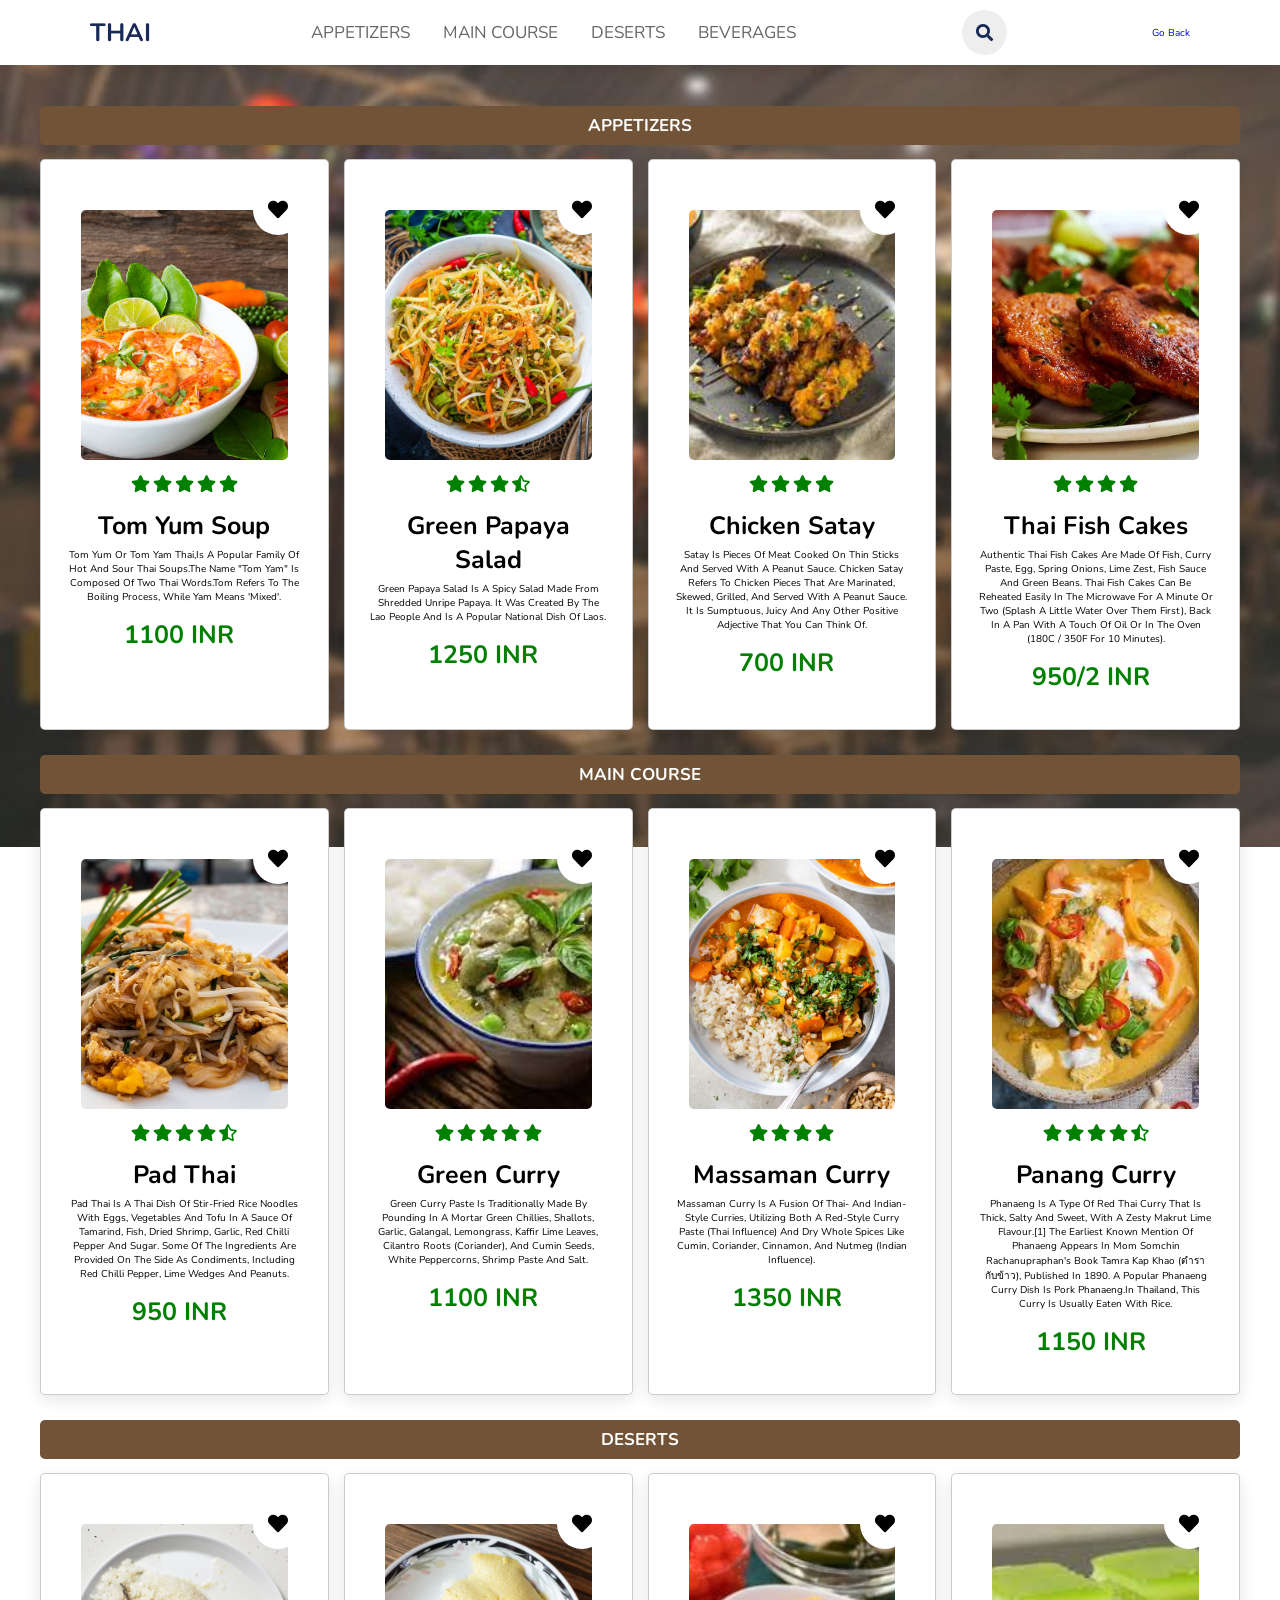
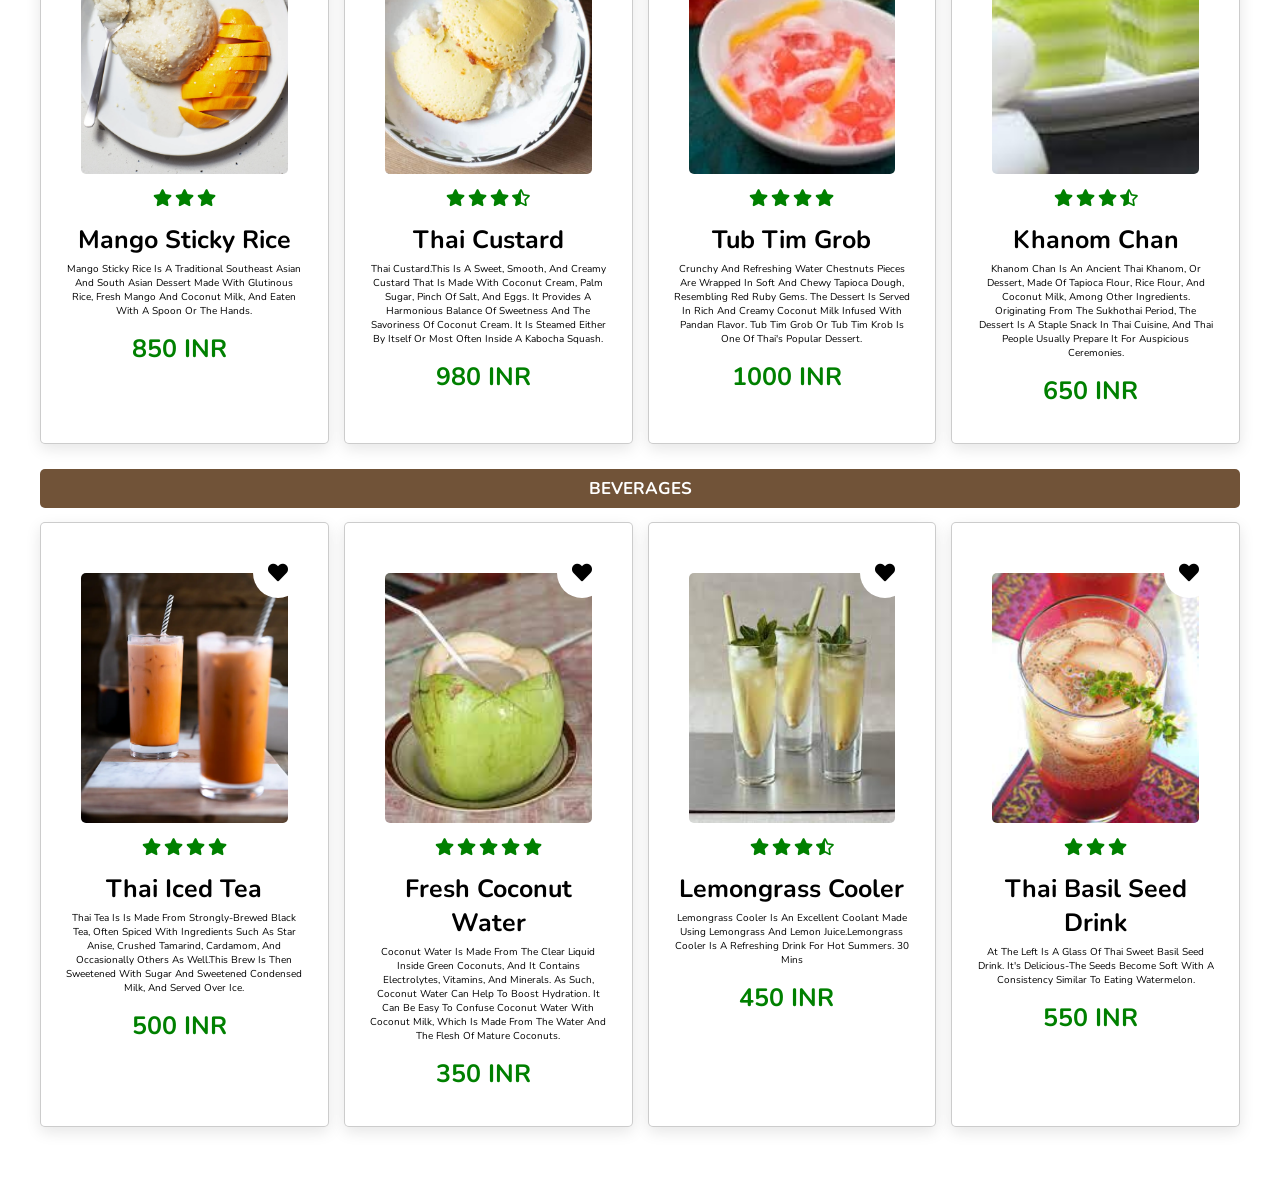
<file: thai.html>
<!DOCTYPE html>
<html lang="en">
<head>

    <title>Restaurant</title>

    <link rel="stylesheet" href="https://cdnjs.cloudflare.com/ajax/libs/font-awesome/5.15.3/css/all.min.css">

    <link rel="stylesheet" href="style.css">

    <style>
        body{
            background: url(cuisine.jpg);
            background-attachment: fixed;
            background-repeat: no-repeat;
            background-size: 100%;
        }  
        .b{
        margin-top: 1rem;
        display: block;
        font-size: 1.7rem;
        color: #fff;
        background: rgb(113, 83, 56);
        border-radius: .5rem;
        padding: .8rem 3rem;
        }

    </style>
</head>
<body>


    <header>

        <a class="logo"><i class="fas-fa-utensils"></i>THAI</a>

        <nav class="navbar">
            <a href="#APPETIZERS">APPETIZERS</a>
            <a href="#MAIN COURSE">MAIN COURSE</a>
            <a href="#DESERTS">DESERTS</a>
            <a href="#BEVERAGES">BEVERAGES</a>
            
        </nav>
        <div class="icons">
            <i class="fas fa-bars" id="menu-bars"></i>
            <i class="fas fa-search" id="search-icon"></i>
        </div>

        <a href="menu.html"><i class="fas-fa-utensils"></i>go back</a>

    </header> 

    <form action="" id="search-form">
        <input type="search" placeholder="search here....."  name="" id="search-box">
        <label for="search-box" class="fas fa-search"></label>
        <i class="fas fa-times" id="close"></i>
    </form>




 <section class="dishes">


    <section class="menu">
        <br><br><br><br>

        <center>
            <h1 class="b" id="APPETIZERS">APPETIZERS</h1>
        </center>
        <br>
        

        
        <div class="box-container">
            
            <div class="box">
                <div class="image">
                    <img src="tc1.jpg" alt="">
                    <a href="#" class="fas fa-heart"></a>
                </div>
                <div class="content">
                    <div class="stars">
                        <i class="fas fa-star"></i>
                        <i class="fas fa-star"></i>
                        <i class="fas fa-star"></i>
                        <i class="fas fa-star"></i>
                        <i class="fas fa-star"></i>
                    </div>
                    <h3>Tom Yum Soup</h3>
                    <p>Tom yum or tom yam Thai,is a popular family of hot and sour Thai soups.The name "tom yam" is composed of two Thai words.Tom refers to the boiling process, while yam means 'mixed'.</p>
                        <br>
                        <span class="price">1100 INR</span>
                </div>
            </div>

            
            <div class="box">
                <div class="image">
                    <img src="tc2.jpg" alt="">
                    <a href="#" class="fas fa-heart"></a>
                </div>
                <div class="content">
                    <div class="stars">
                        <i class="fas fa-star"></i>
                        <i class="fas fa-star"></i>
                        <i class="fas fa-star"></i>
                        <i class="fas fa-star-half-alt"></i>
                    </div>
                    <h3>Green Papaya Salad</h3>
                    <p>Green papaya salad is a spicy salad made from shredded unripe papaya. It was created by the Lao people and is a popular national dish of Laos.</p>
                        <br>
                        <span class="price">1250 INR</span>
                </div>
            </div>

            
            <div class="box">
                <div class="image">
                    <img src="tc3.jpeg" alt="">
                    <a href="#" class="fas fa-heart"></a>
                </div>
                <div class="content">
                    <div class="stars">
                        <i class="fas fa-star"></i>
                        <i class="fas fa-star"></i>
                        <i class="fas fa-star"></i>
                        <i class="fas fa-star"></i>
                    </div>
                    <h3>Chicken Satay</h3>
                    <p>Satay is pieces of meat cooked on thin sticks and served with a peanut sauce.
                        Chicken satay refers to chicken pieces that are marinated, skewed, grilled, and served with a peanut sauce. It is sumptuous, juicy and any other positive adjective that you can think of.
                    </p>
                        <br>
                        <span class="price">700 INR</span>
                </div>
            </div>

            <div class="box">
                <div class="image">
                    <img src="tc4.jpg" alt="">
                    <a href="#" class="fas fa-heart"></a>
                </div>
                <div class="content">
                    <div class="stars">
                        <i class="fas fa-star"></i>
                        <i class="fas fa-star"></i>
                        <i class="fas fa-star"></i>
                        <i class="fas fa-star"></i>
                    </div>
                    <h3>Thai fish cakes</h3>
                    <p>Authentic Thai fish cakes are made of fish, curry paste, egg, spring onions, lime zest, fish sauce and green beans. Thai fish cakes can be reheated easily in the microwave for a minute or two (splash a little water over them first), back in a pan with a touch of oil or in the oven (180C / 350F for 10 minutes).</p>
                        <br>
                        <span class="price">950/2 INR</span>
                </div>
            </div>            
        </div>




        <center>
        <h1 class="b" id="MAIN COURSE">MAIN COURSE</h1>
        </center>    
        <br>
        <div class="box-container">
            
            <div class="box">
                <div class="image">
                    <img src="tc5.jpg" alt="">
                    <a href="#" class="fas fa-heart"></a>
                </div>
                <div class="content">
                    <div class="stars">
                        <i class="fas fa-star"></i>
                        <i class="fas fa-star"></i>
                        <i class="fas fa-star"></i>
                        <i class="fas fa-star"></i>
                        <i class="fas fa-star-half-alt"></i>
                    </div>
                    <h3>Pad Thai</h3>
                    <p>Pad Thai is a Thai dish of stir-fried rice noodles with eggs, vegetables and tofu in a sauce of tamarind, fish, dried shrimp, garlic, red chilli pepper and sugar. Some of the ingredients are provided on the side as condiments, including red chilli pepper, lime wedges and peanuts.</p>
                        <br>
                        <span class="price">950 INR</span>
                </div>
            </div>

            
            <div class="box">
                <div class="image">
                    <img src="tc6.jpeg" alt="">
                    <a href="#" class="fas fa-heart"></a>
                </div>
                <div class="content">
                    <div class="stars">
                        <i class="fas fa-star"></i>
                        <i class="fas fa-star"></i>
                        <i class="fas fa-star"></i>
                        <i class="fas fa-star"></i>
                        <i class="fas fa-star"></i>
                    </div>
                    <h3>Green Curry</h3>
                    <p>Green curry paste is traditionally made by pounding in a mortar green chillies, shallots, garlic, galangal, lemongrass, kaffir lime leaves, cilantro roots (coriander), and cumin seeds, white peppercorns, shrimp paste and salt.</p>
                        <br>
                        <span class="price">1100 INR</span>
                </div>
            </div>

            
            <div class="box">
                <div class="image">
                    <img src="tc7.jpg" alt="">
                    <a href="#" class="fas fa-heart"></a>
                </div>
                <div class="content">
                    <div class="stars">
                        <i class="fas fa-star"></i>
                        <i class="fas fa-star"></i>
                        <i class="fas fa-star"></i>
                        <i class="fas fa-star"></i>
                    </div>
                    <h3>Massaman Curry</h3>
                    <p>Massaman curry is a fusion of Thai- and Indian-style curries, utilizing both a red-style curry paste (Thai influence) and dry whole spices like cumin, coriander, cinnamon, and nutmeg (Indian influence).</p>
                        <br>
                        <span class="price">1350 INR</span>
                </div>
            </div>

            <div class="box">
                <div class="image">
                    <img src="tc8.jpeg" alt="">
                    <a href="#" class="fas fa-heart"></a>
                </div>
                <div class="content">
                    <div class="stars">
                        <i class="fas fa-star"></i>
                        <i class="fas fa-star"></i>
                        <i class="fas fa-star"></i>
                        <i class="fas fa-star"></i>
                        <i class="fas fa-star-half-alt"></i>
                    </div>
                    <h3>Panang Curry</h3>
                    <p>Phanaeng is a type of red Thai curry that is thick, salty and sweet, with a zesty makrut lime flavour.[1] The earliest known mention of phanaeng appears in Mom Somchin Rachanupraphan's book Tamra Kap Khao (ตำรากับข้าว), published in 1890.

                        A popular phanaeng curry dish is pork phanaeng.In Thailand, this curry is usually eaten with rice.</p>
                        <br>
                        <span class="price">1150 INR</span>
                </div>
            </div>            
        </div>



            <center>
                <h1 class="b" id="DESERTS">DESERTS</h1>
                </center>
                <br>
            
                <div class="box-container">
                    
                    <div class="box">
                        <div class="image">
                            <img src="tc9.webp" alt="">
                            <a href="#" class="fas fa-heart"></a>
                        </div>
                        <div class="content">
                            <div class="stars">
                                <i class="fas fa-star"></i>
                                <i class="fas fa-star"></i>
                                <i class="fas fa-star"></i>
                            </div>
                            <h3>Mango Sticky Rice</h3>
                            <p>Mango sticky rice is a traditional Southeast Asian and South Asian dessert made with glutinous rice, fresh mango and coconut milk, and eaten with a spoon or the hands.</p>
                                <br>
                                <span class="price">850 INR</span>
                        </div>
                    </div>
        
                    
                    <div class="box">
                        <div class="image">
                            <img src="tc10.jpg" alt="">
                            <a href="#" class="fas fa-heart"></a>
                        </div>
                        <div class="content">
                            <div class="stars">
                                <i class="fas fa-star"></i>
                                <i class="fas fa-star"></i>
                                <i class="fas fa-star"></i>
                                <i class="fas fa-star-half-alt"></i>
                            </div>
                            <h3>Thai Custard</h3>
                            <p>Thai Custard.This is a sweet, smooth, and creamy custard that is made with coconut cream, palm sugar, pinch of salt, and eggs. It provides a harmonious balance of sweetness and the savoriness of coconut cream. It is steamed either by itself or most often inside a kabocha squash.</p>
                                <br>
                                <span class="price">980 INR</span>
                        </div>
                    </div>
        
                    
                    <div class="box">
                        <div class="image">
                            <img src="tc12.webp" alt="">
                            <a href="#" class="fas fa-heart"></a>
                        </div>
                        <div class="content">
                            <div class="stars">
                                <i class="fas fa-star"></i>
                                <i class="fas fa-star"></i>
                                <i class="fas fa-star"></i>
                                <i class="fas fa-star"></i>
                            </div>
                            <h3>Tub Tim Grob</h3>
                            <p>Crunchy and refreshing water chestnuts pieces are wrapped in soft and chewy tapioca dough, resembling red ruby gems. The dessert is served in rich and creamy coconut milk infused with pandan flavor. Tub tim grob or tub tim krob is one of Thai's popular dessert.</p>
                                <br>
                                <span class="price">1000 INR</span>
                        </div>
                    </div>
        
                    <div class="box">
                        <div class="image">
                            <img src="tc12.jpeg" alt="">
                            <a href="#" class="fas fa-heart"></a>
                        </div>
                        <div class="content">
                            <div class="stars">
                                <i class="fas fa-star"></i>
                                <i class="fas fa-star"></i>
                                <i class="fas fa-star"></i>
                                <i class="fas fa-star-half-alt"></i>
                            </div>
                            <h3>Khanom Chan</h3>
                            <p>Khanom chan is an ancient Thai khanom, or dessert, made of tapioca flour, rice flour, and coconut milk, among other ingredients. Originating from the Sukhothai Period, the dessert is a staple snack in Thai cuisine, and Thai people usually prepare it for auspicious ceremonies.</p>
                                <br>
                                <span class="price">650 INR</span>
                        </div>
                    </div>            
                </div>




                <center>
                    <h1 class="b" id="BEVERAGES">BEVERAGES</h1>
                    </center>
                    <br>
                
                    <div class="box-container">
                        
                        <div class="box">
                            <div class="image">
                                <img src="tc13.webp" alt="">
                                <a href="#" class="fas fa-heart"></a>
                            </div>
                            <div class="content">
                                <div class="stars">
                                    <i class="fas fa-star"></i>
                                    <i class="fas fa-star"></i>
                                    <i class="fas fa-star"></i>
                                    <i class="fas fa-star"></i>
                                </div>
                                <h3>Thai Iced Tea</h3>
                                <p>Thai Tea is is made from strongly-brewed black tea, often spiced with ingredients such as star anise, crushed tamarind, cardamom, and occasionally others as well.This brew is then sweetened with sugar and sweetened condensed milk, and served over ice.
                                </p>
                                    <br>
                                    <span class="price">500 INR</span>
                            </div>
                        </div>
            
                        
                        <div class="box">
                            <div class="image">
                                <img src="tc14.jpeg" alt="">
                                <a href="#" class="fas fa-heart"></a>
                            </div>
                            <div class="content">
                                <div class="stars">
                                    <i class="fas fa-star"></i>
                                    <i class="fas fa-star"></i>
                                    <i class="fas fa-star"></i>
                                    <i class="fas fa-star"></i>
                                    <i class="fas fa-star"></i>
                                </div>
                                <h3>Fresh Coconut Water</h3>
                                <p>Coconut water is made from the clear liquid inside green coconuts, and it contains electrolytes, vitamins, and minerals. As such, coconut water can help to boost hydration. It can be easy to confuse coconut water with coconut milk, which is made from the water and the flesh of mature coconuts.</p>
                                    <br>
                                    <span class="price">350 INR</span>
                            </div>
                        </div>
            
                        
                        <div class="box">
                            <div class="image">
                                <img src="tc15.jpeg" alt="">
                                <a href="#" class="fas fa-heart"></a>
                            </div>
                            <div class="content">
                                <div class="stars">
                                    <i class="fas fa-star"></i>
                                    <i class="fas fa-star"></i>
                                    <i class="fas fa-star"></i>
                                    <i class="fas fa-star-half-alt"></i>
                                </div>
                                <h3>Lemongrass Cooler</h3>
                                <p> Lemongrass Cooler is an excellent coolant made using lemongrass and lemon juice.Lemongrass Cooler is a refreshing drink for hot summers.
                                    30 mins</p>
                                    <br>
                                    <span class="price">450 INR</span>
                            </div>
                        </div>
            
                        <div class="box">
                            <div class="image">
                                <img src="tc16.jpeg" alt="">
                                <a href="#" class="fas fa-heart"></a>
                            </div>
                            <div class="content">
                                <div class="stars">
                                    <i class="fas fa-star"></i>
                                    <i class="fas fa-star"></i>
                                    <i class="fas fa-star"></i>
                                </div>
                                <h3>Thai Basil Seed Drink</h3>
                                <p>At the left is a glass of Thai sweet basil seed drink. It's delicious-the seeds become soft with a consistency similar to eating watermelon.</p>
                                    <br>
                                    <span class="price">550 INR</span>
                            </div>
                        </div>            
                    </div>
    </section>


    <script src="https://unpkg.com/swiper/swiper-bundle.min.js"></script> 

    <script src="script.js"></script>
</body>
</html>
</file>
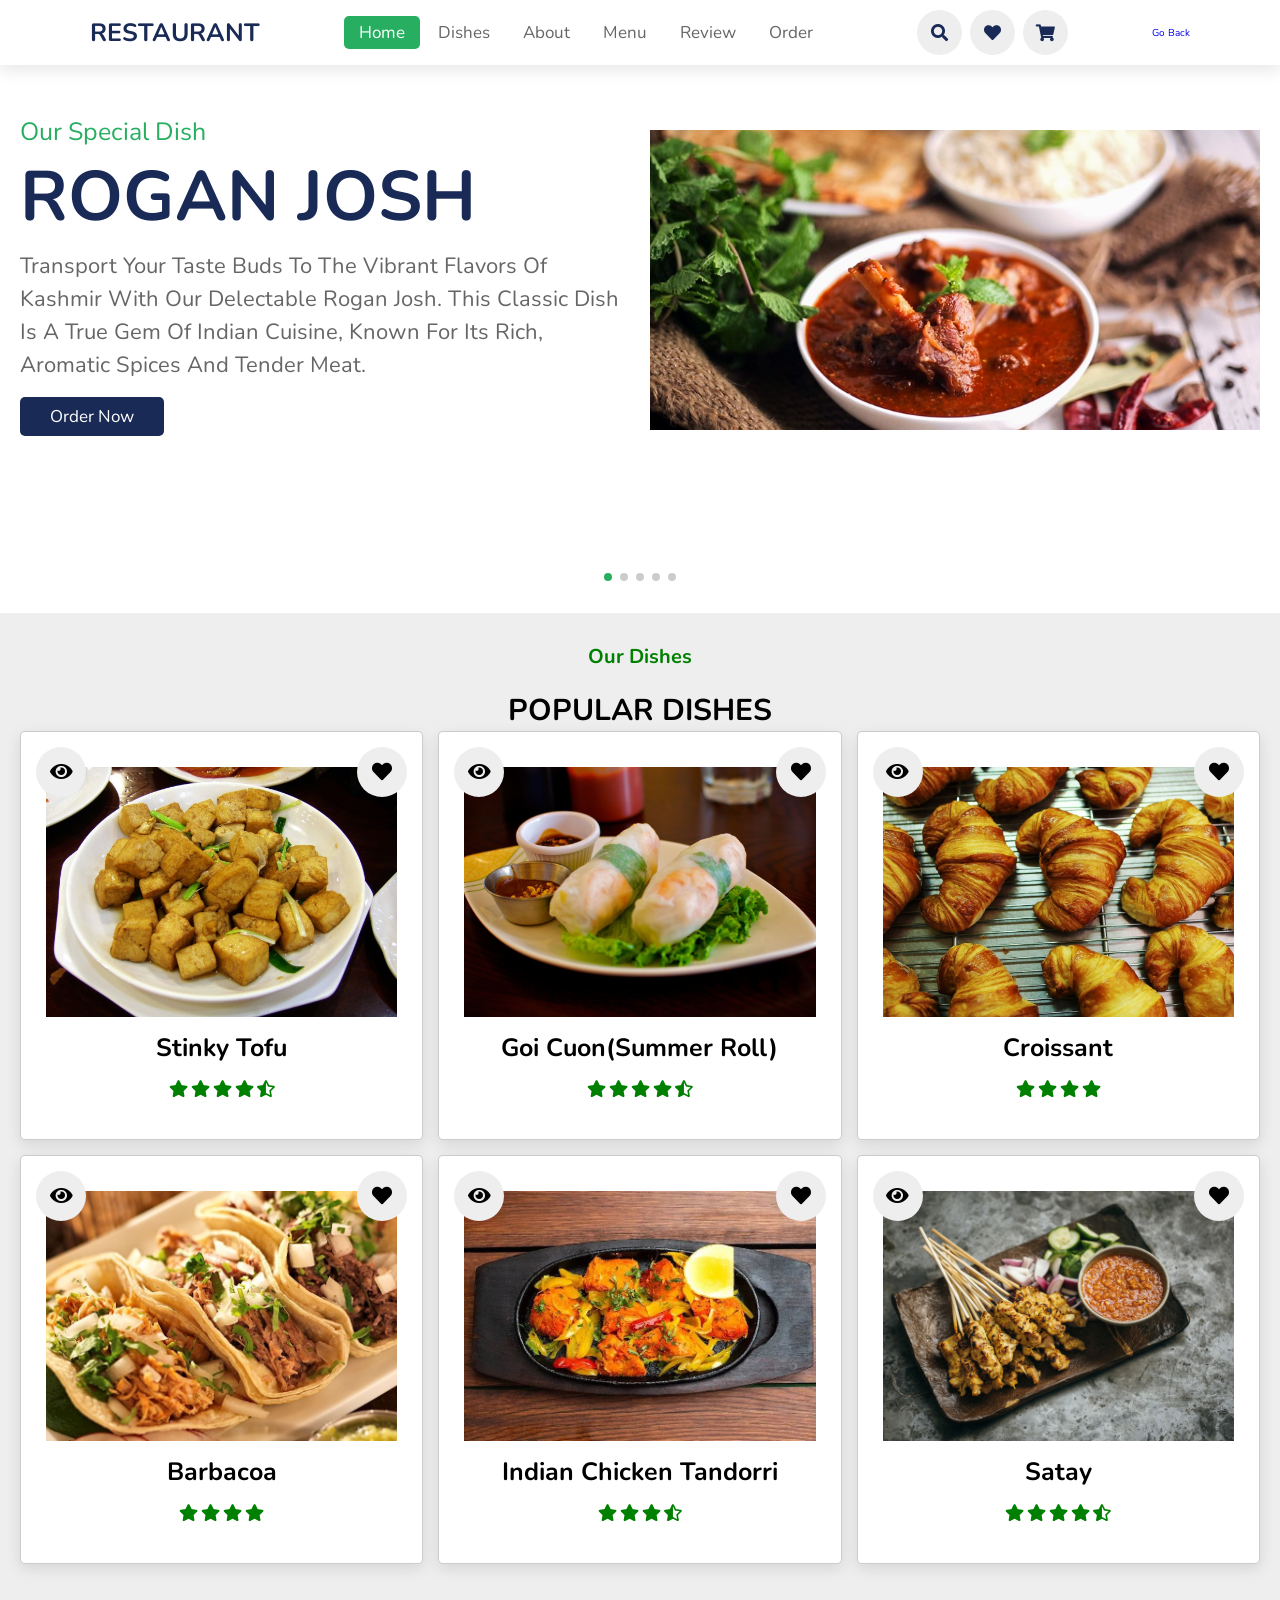
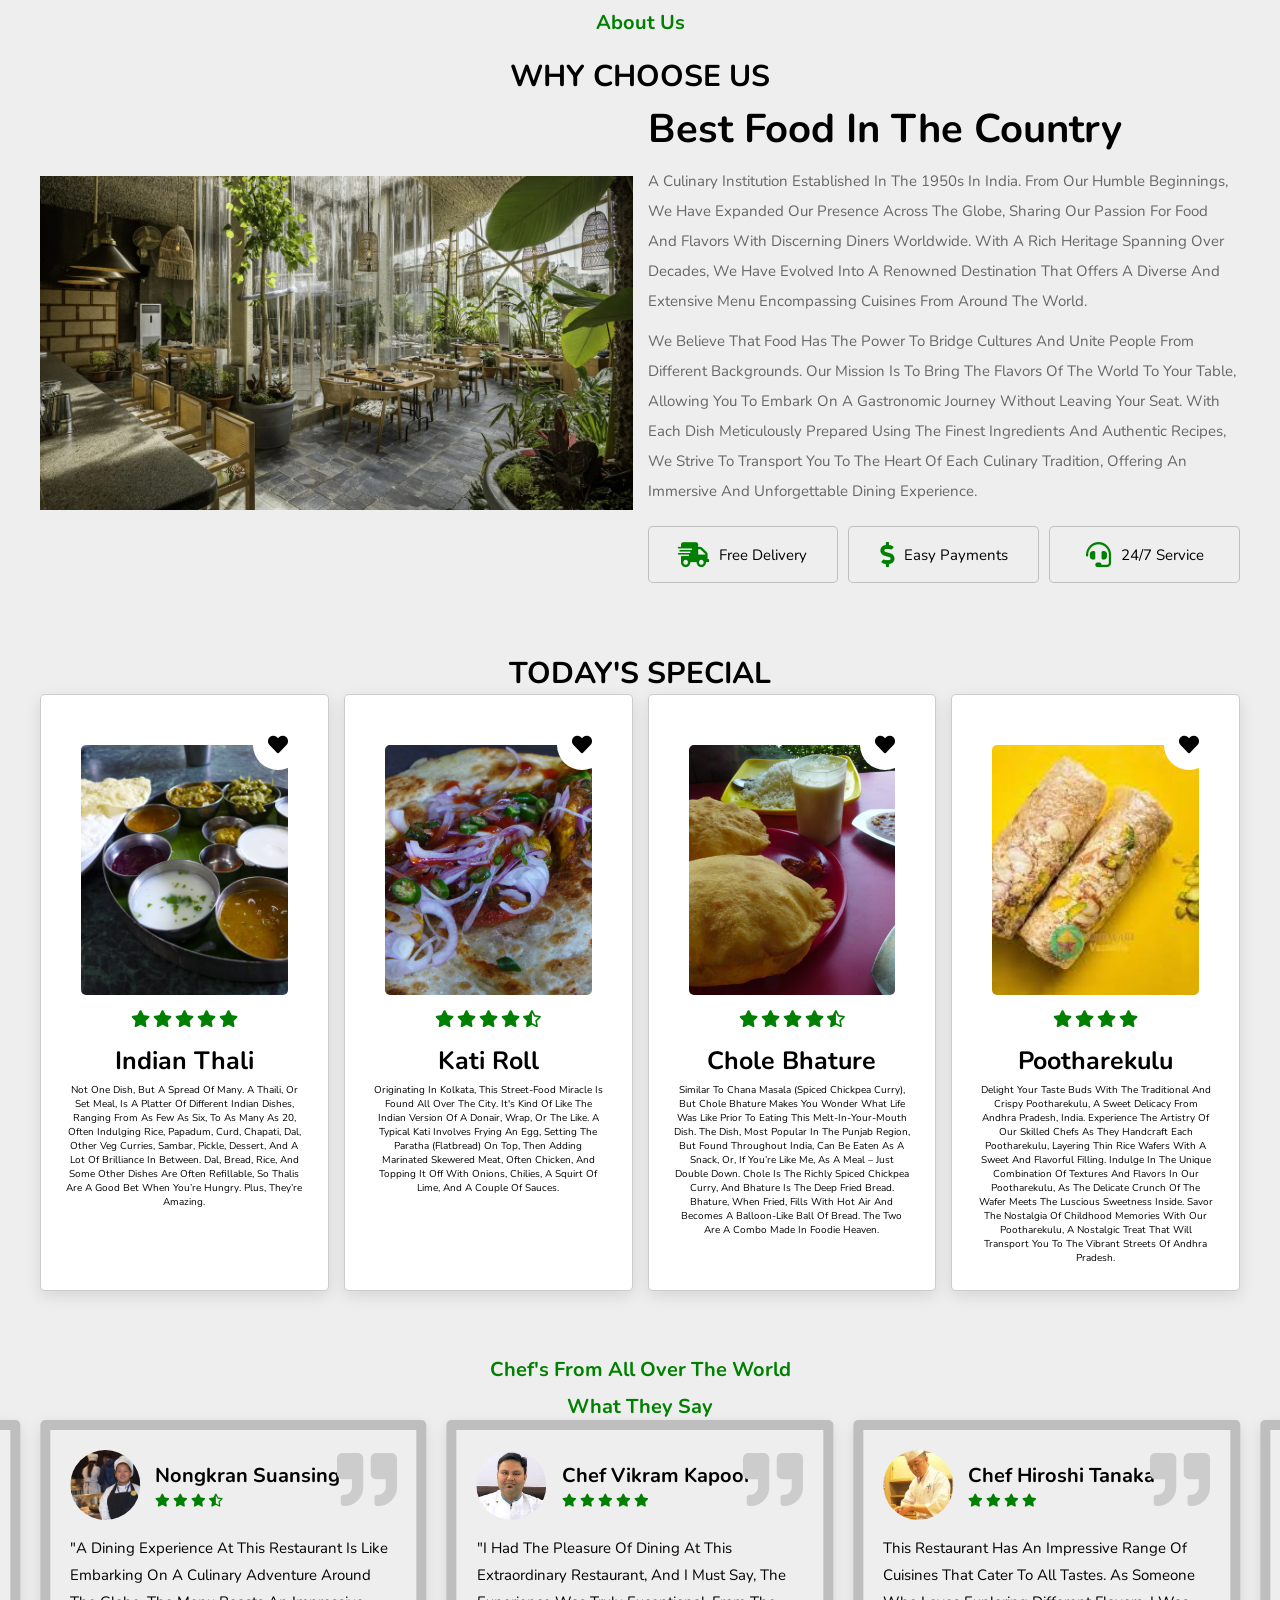
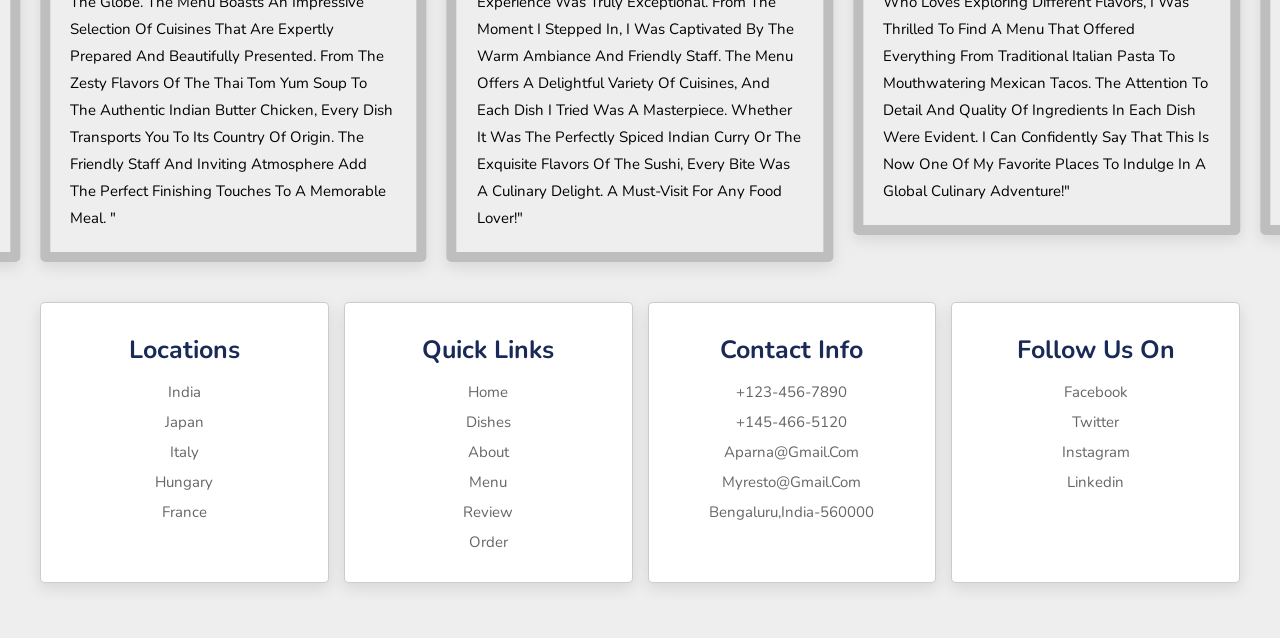
<file: uiproject.html>
<!DOCTYPE html>
<html lang="en">
<head>

    <title>Restaurant</title>

    <link
  rel="stylesheet"
 href="https://cdn.jsdelivr.net/npm/swiper@10/swiper-bundle.min.css"
/>

    <link rel="stylesheet" href="https://cdnjs.cloudflare.com/ajax/libs/font-awesome/5.15.3/css/all.min.css">


    <link rel="stylesheet" href="style.css">

    <script src="https://cdn.jsdelivr.net/npm/swiper@10/swiper-bundle.min.js"></script>
    
</head>
<body>

    <!--header section starts -->
    <header>

        <a href="#" class="logo"><i class="fas-fa-utensils"></i>RESTAURANT</a>

        <nav class="navbar">
            <a class="active" href="#home">home</a>
            <a href="#dishes">dishes</a>
            <a href="#about">about</a>
            <a href="menu.html" target="_blank">menu</a>
            <a href="#review">review</a>
            <a href="order.html">order</a>
            
        </nav>
        <div class="icons">
            <i class="fas fa-bars" id="menu-bars"></i>
            <i class="fas fa-search" id="search-icon"></i>
            <a href="#" class="fas fa-heart"></a>
            <a href="#" class="fas fa-shopping-cart"></a>
        </div>

        <a href="index.html"><i class="fas-fa-utensils"></i>go back</a>

    </header> 

    <form action="" id="search-form">
        <input type="search" placeholder="search here....."  name="" id="search-box">
        <label for="search-box" class="fas fa-search"></label>
        <i class="fas fa-times" id="close"></i>
    </form>


    <!--header section ends -->

    <!--home section starts -->

    <section class="home" id="home">
        <div class="swiper home-slider">

            <div class="swiper-wrapper wrapper">

                <div class="swiper-slide slide">

                    <div class="content">
                        <span>our special dish</span>
                        <h3>ROGAN JOSH</h3>
                        <p>
                            Transport your taste buds to the vibrant flavors of Kashmir with our delectable Rogan Josh. 
                            This classic dish is a true gem of Indian cuisine, known for its rich, aromatic spices and tender meat.
                        </p>
                        <a href="order.html" class="btn">order now</a>
                    </div>

                    <div class="image">
                        <img src="home1.jpeg" alt="">
                    </div>
                    
                </div>


                <div class="swiper-slide slide">

                    <div class="content">
                        <span>our special dish</span>
                        <h3>MOMOS</h3>
                        <p>
                            Embark on a culinary adventure to the picturesque land of Sikkim with our mouthwatering Momo, a beloved delicacy from the region. 
                            These delectable dumplings are a popular street food and a symbol of Sikkimese cuisine.
                        </p>
                        <a href="order.html" class="btn">order now</a>
                    </div>

                    <div class="image">
                        <img src="home2.jpg" alt="">
                    </div>
                    
                </div>


                <div class="swiper-slide slide">

                    <div class="content">
                        <span>our special dish</span>
                        <h3>KOSHA MANGSHO</h3>
                        <p>
                            Embark on a gastronomic journey to the culturally rich land of West Bengal with our signature dish, Kosha Mangsho. 
                            This iconic Bengali delicacy is a slow-cooked mutton curry that embodies the essence of Bengali cuisine.
                        </p>
                        <a href="order.html" class="btn">order now</a>
                    </div>

                    <div class="image">
                        <img src="home3.jpg" alt="">
                    </div>
                    
                </div>


                <div class="swiper-slide slide">

                    <div class="content">
                        <span>our special dish</span>
                        <h3>DHOKLA</h3>
                        <p>
                            Experience the irresistible flavors of Gujarat with our delectable Dhokla. 
                            This traditional Indian snack is a steamed savory cake made from fermented batter, 
                            resulting in a light and fluffy texture that will tantalize your taste buds.
                        </p>
                        <a href="order.html" class="btn">order now</a>
                    </div>

                    <div class="image">
                        <img src="home4.jpg" alt="">
                    </div>
                    
                </div>

                <div class="swiper-slide slide">

                    <div class="content">
                        <span>our special dish</span>
                        <h3> CHICKEN BIRIYANI</h3>
                        <p>
                            Experience the rich and aromatic flavors of our signature Hyderabadi Chicken Biryani. 
                            Prepared with tender pieces of chicken marinated in a blend of traditional spices, layered with fragrant basmati rice, and slow-cooked to perfection.
                            This iconic dish from Hyderabad, India, is a true culinary delight.
                        </p>
                        <a href="order.html" class="btn">order now</a>
                    </div>

                    <div class="image">
                        <img src="home5.jpg">
                    </div>

                </div>

                
            </div>

            <div class="swiper-pagination"></div>

        </div>

    </section>

    <!--home section ends -->


    
    <!-- dishes section starts here -->

 <section class="dishes" id="dishes">

    <h3 class="sub-heading"> our dishes </h3>
    <h1 class="heading"> popular dishes </h1>

    <div class="box-container">
        <div class="box">
            <a href="#" class="fas fa-heart"></a>
            <a href="#" class="fas fa-eye"></a>
            <img src="pop1.jpg" alt="">
            <h3>Stinky Tofu</h3>
            <div class="stars">
                <i class="fas fa-star"></i>
                <i class="fas fa-star"></i>
                <i class="fas fa-star"></i>
                <i class="fas fa-star"></i>
                <i class="fas fa-star-half-alt"></i>
            </div>
        </div>
    
        <div class="box">
            <a href="#" class="fas fa-heart"></a>
            <a href="#" class="fas fa-eye"></a>
            <img src="pop2.jpg" alt="">
            <h3>Goi cuon(summer roll)</h3>
            <div class="stars">
                <i class="fas fa-star"></i>
                <i class="fas fa-star"></i>
                <i class="fas fa-star"></i>
                <i class="fas fa-star"></i>
                <i class="fas fa-star-half-alt"></i>
            </div>
        </div>
    
        <div class="box">
            <a href="#" class="fas fa-heart"></a>
            <a href="#" class="fas fa-eye"></a>
            <img src="pop3.jpg" alt="">
            <h3>Croissant</h3>
            <div class="stars">
                <i class="fas fa-star"></i>
                <i class="fas fa-star"></i>
                <i class="fas fa-star"></i>
                <i class="fas fa-star"></i>
            </div>
        </div>
    </div>
    
    <div class="box-container">
        <div class="box">
            <a href="#" class="fas fa-heart"></a>
            <a href="#" class="fas fa-eye"></a>
            <img src="pop4.jpg" alt="">
            <h3>Barbacoa</h3>
            <div class="stars">
                <i class="fas fa-star"></i>
                <i class="fas fa-star"></i>
                <i class="fas fa-star"></i>
                <i class="fas fa-star"></i>
            </div>
        </div>
    
        <div class="box">
            <a href="#" class="fas fa-heart"></a>
            <a href="#" class="fas fa-eye"></a>
            <img src="pop5.jpg" alt="">
            <h3>Indian Chicken Tandorri</h3>
            <div class="stars">
                <i class="fas fa-star"></i>
                <i class="fas fa-star"></i>
                <i class="fas fa-star"></i>
                <i class="fas fa-star-half-alt"></i>
            </div>
        </div>
    
        <div class="box">
            <a href="#" class="fas fa-heart"></a>
            <a href="#" class="fas fa-eye"></a>
            <img src="pop6.webp" alt="">
            <h3>Satay</h3>
            <div class="stars">
                <i class="fas fa-star"></i>
                <i class="fas fa-star"></i>
                <i class="fas fa-star"></i>
                <i class="fas fa-star"></i>
                <i class="fas fa-star-half-alt"></i>
            </div>
        </div>
    </div>
    


<!-- about section starts here -->

<section class="about" id="about">
    
    <h3 class="sub-heading"> about us </h3>
    <h1 class="heading"> Why choose us </h1>
    
    <div class="row">

        <div class="image">
            <img src="about.webp" alt="">
        </div>

        <div class="content">
            <h3>best food in the country</h3>
            <p>a culinary institution established in the 1950s in India. From our humble beginnings, we have expanded our presence across the globe, sharing our passion for food and flavors with discerning diners worldwide. 
                With a rich heritage spanning over decades, we have evolved into a renowned destination that offers a diverse and extensive menu encompassing cuisines from around the world.
            </p>
            <p>We believe that food has the power to bridge cultures and unite people from different backgrounds. Our mission is to bring the flavors of the world to your table, allowing you to embark on a gastronomic journey without leaving your seat.
                 With each dish meticulously prepared using the finest ingredients and authentic recipes, we strive to transport you to the heart of each culinary tradition, offering an immersive and unforgettable dining experience.
            </p>  
            <div class="icons-container">
                <div class="icons">
                    <i class="fas fa-shipping-fast"></i>
                    <span>free delivery</span>
                </div>
                <div class="icons">
                    <i class="fas fa-dollar-sign"></i>
                    <span>easy payments</span>
                </div>
                <div class="icons">
                    <i class="fas fa-headset"></i>
                    <span>24/7 service</span>
                </div>
            </div>  
        </div>    
    </div>

</section> 

<!-- about section ends here -->

<!-- menu section starts here -->

    <section class="menu" id="menu">
  
        <h3 class="heading">Today's special</h3>

        <div class="box-container">

            <div class="box">
                <div class="image">
                    <img src="special1.jpg" alt="">
                    <a href="#" class="fas fa-heart"></a>
                </div>
                <div class="content">
                    <div class="stars">
                        <i class="fas fa-star"></i>
                        <i class="fas fa-star"></i>
                        <i class="fas fa-star"></i>
                        <i class="fas fa-star"></i>
                        <i class="fas fa-star"></i>
                    </div>
                    <h3>Indian Thali</h3>
                    <p>Not one dish, but a spread of many. A thaili, or set meal, is a platter of different Indian dishes, ranging from as few as six, to as many as 20, often indulging rice, papadum, curd, chapati, dal, other veg curries, sambar, pickle, dessert, and a lot of brilliance in between. Dal, bread, rice, and some other dishes are often refillable, 
                        so thalis are a good bet when you’re hungry. Plus, they’re amazing. </p>
                      
                </div>
            </div>

            
            <div class="box">
                <div class="image">
                    <img src="special2.jpg" alt="">
                    <a href="#" class="fas fa-heart"></a>
                </div>
                <div class="content">
                    <div class="stars">
                        <i class="fas fa-star"></i>
                        <i class="fas fa-star"></i>
                        <i class="fas fa-star"></i>
                        <i class="fas fa-star"></i>
                        <i class="fas fa-star-half-alt"></i>
                    </div>
                    <h3>Kati Roll</h3>
                    <p>Originating in Kolkata, this street-food miracle is found all over the city.
                         It's kind of like the Indian version of a donair, wrap, or the like.
                          A typical kati involves frying an egg, setting the paratha (flatbread) on top, then adding marinated skewered meat, often chicken, and topping it off with onions,
                         chilies, a squirt of lime, and a couple of sauces.</p>
                        
                </div>
            </div>

            
            <div class="box">
                <div class="image">
                    <img src="special4.jpg" alt="">
                    <a href="#" class="fas fa-heart"></a>
                </div>
                <div class="content">
                    <div class="stars">
                        <i class="fas fa-star"></i>
                        <i class="fas fa-star"></i>
                        <i class="fas fa-star"></i>
                        <i class="fas fa-star"></i>
                        <i class="fas fa-star-half-alt"></i>
                    </div>
                    <h3>Chole Bhature</h3>
                    <p>Similar to chana masala (spiced chickpea curry),
                         but chole bhature makes you wonder what life was like prior to eating this melt-in-your-mouth dish.
                          The dish, most popular in the Punjab region, but found throughout India, can be eaten as a snack, or, if you’re like me, as a meal – just double down. Chole is the richly spiced chickpea curry, and bhature is the deep fried bread. Bhature, when fried, fills with hot air and becomes a balloon-like ball of bread. 
                        The two are a combo made in foodie heaven.</p>
                       
                </div>
            </div>

            
            <div class="box">
                <div class="image">
                    <img src="special3.jpeg" alt="">
                    <a href="#" class="fas fa-heart"></a>
                </div>
                <div class="content">
                    <div class="stars">
                        <i class="fas fa-star"></i>
                        <i class="fas fa-star"></i>
                        <i class="fas fa-star"></i>
                        <i class="fas fa-star"></i>

                    </div>
                    <h3>Pootharekulu</h3>
                    <p>Delight your taste buds with the traditional and crispy Pootharekulu, a sweet delicacy from Andhra Pradesh, India.
                        Experience the artistry of our skilled chefs as they handcraft each Pootharekulu, layering thin rice wafers with a sweet and flavorful filling.
                        Indulge in the unique combination of textures and flavors in our Pootharekulu, as the delicate crunch of the wafer meets the luscious sweetness inside.
                        Savor the nostalgia of childhood memories with our Pootharekulu, a nostalgic treat that will transport you to the vibrant streets of Andhra Pradesh.</p>
                        
                </div>
            </div>
        </div>
    
    </section>

<!-- menu section ends here -->

<!-- review section starts here -->

<section class="review" id="review">
        
    <h3 class="sub-heading">Chef's from all over the world</h3>
    <h1 class="sub-heading">what they say</h1>

    <div class="swiper-container review-slider">

        <div class=" swiper-wrapper">

            <div class="swiper-slide slide">
                <i class="fas fa-quote-right"></i>
                <div class="user">
                    <img src="chef1.jpeg" alt="">
                    <div class="user-info">
                        <h3>Chef Vikram Kapoor</h3>
                        <div class="stars">
                            <i class="fas fa-star"></i>
                            <i class="fas fa-star"></i>
                            <i class="fas fa-star"></i>
                            <i class="fas fa-star"></i>
                            <i class="fas fa-star"></i>
                        </div>
                    </div>
                </div>
                <p>"I had the pleasure of dining at this extraordinary restaurant, and I must say, the experience was truly exceptional.
                     From the moment I stepped in, I was captivated by the warm ambiance and friendly staff. 
                     The menu offers a delightful variety of cuisines, and each dish I tried was a masterpiece. 
                     Whether it was the perfectly spiced Indian curry or the exquisite flavors of the sushi, every bite was a culinary delight.
                     A must-visit for any food lover!" </p>
            </div>

            <div class="swiper-slide slide">
                <i class="fas fa-quote-right"></i>
                <div class="user">
                    <img src="chef2.jpeg" alt="">
                    <div class="user-info">
                        <h3>Chef Hiroshi Tanaka</h3>
                        <div class="stars">
                            <i class="fas fa-star"></i>
                            <i class="fas fa-star"></i>
                            <i class="fas fa-star"></i>
                            <i class="fas fa-star"></i>
                        </div>
                    </div>
                </div>
                <p>This restaurant has an impressive range of cuisines that cater to all tastes. 
                    As someone who loves exploring different flavors, 
                    I was thrilled to find a menu that offered everything from traditional Italian pasta to mouthwatering Mexican tacos. 
                    The attention to detail and quality of ingredients in each dish were evident. I can confidently say that this is now one of my favorite places to indulge in a global culinary adventure!" </p>
            </div>

            <div class="swiper-slide slide">
                <i class="fas fa-quote-right"></i>
                <div class="user">
                    <img src="chef3.jpeg" alt="">
                    <div class="user-info">
                        <h3>Chef Giovanni Rossi</h3>
                        <div class="stars">
                            <i class="fas fa-star"></i>
                            <i class="fas fa-star"></i>
                            <i class="fas fa-star"></i>
                            <i class="fas fa-star"></i>
                            <i class="fas fa-star-half-alt"></i>
                        </div>
                    </div>
                </div>
                <p>"This restaurant is a true culinary paradise. 
                    The fusion of flavors and the authenticity of each cuisine transported me to different parts of the world.
                     The Indian dishes were bursting with aromatic spices, the Thai cuisine had a perfect balance of sweet, sour, and spicy, and the French pastries were simply divine. The attentive staff and cozy atmosphere made the dining experience even more memorable.
                     A true haven for food enthusiasts!" </p>
            </div>
            

            <div class="swiper-slide slide">
                <i class="fas fa-quote-right"></i>
                <div class="user">
                    <img src="chef4.jpeg" alt="">
                    <div class="user-info">
                        <h3>Chef Marie Dupont</h3>
                        <div class="stars">
                            <i class="fas fa-star"></i>
                            <i class="fas fa-star"></i>
                            <i class="fas fa-star"></i>
                            <i class="fas fa-star-half-alt"></i>
                        </div>
                    </div>
                </div>
                <p>"I was blown away by the creativity and presentation of the dishes at this restaurant. 
                    The menu showcases a harmonious blend of flavors and textures that will tantalize your taste buds. From the tender and juicy steak to the flavorful Mediterranean mezze platter, every dish was a work of art. 
                    The chefs here truly know how to elevate each cuisine to new heights. A culinary experience like no other!"</p>
            </div>

            <div class="swiper-slide slide">
                <i class="fas fa-quote-right"></i>
                <div class="user">
                    <img src="chef5.jpeg" alt="">
                    <div class="user-info">
                        <h3>Chef Somchai Phanom</h3>
                        <div class="stars">
                            <i class="fas fa-star"></i>
                            <i class="fas fa-star"></i>
                            <i class="fas fa-star"></i>
                            <i class="fas fa-star"></i>
                        </div>
                    </div>
                </div>
                <p>"If you're looking for a restaurant that offers a global culinary journey, look no further. 
                    This place has it all! The Chinese dumplings were delicate and bursting with flavor, the Spanish paella was rich and aromatic, and the American BBQ ribs were finger-licking good. 
                    The diverse menu combined with the impeccable service made for an unforgettable dining experience. Highly recommended!"</p>
            </div>

            <div class="swiper-slide slide">
                <i class="fas fa-quote-right"></i>
                <div class="user">
                    <img src="chef6.jpeg" alt="">
                    <div class="user-info">
                        <h3> Chef Mika Yamamoto

                        </h3>
                        <div class="stars">
                            <i class="fas fa-star"></i>
                            <i class="fas fa-star"></i>
                            <i class="fas fa-star"></i>
                            <i class="fas fa-star-half-alt"></i>
                        </div>
                    </div>
                </div>
                <p>"As a vegetarian, I often struggle to find restaurants that cater to my dietary preferences. 
                    However, this restaurant exceeded my expectations. Their menu featured an impressive selection of vegetarian options from various cuisines, each one more delicious than the last. From the creamy Indian paneer tikka masala to the vibrant Mexican veggie fajitas, I was in vegetarian heaven. 
                    
                    A paradise for herbivores and omnivores alike!"</p>
            </div>

            <div class="swiper-slide slide">
                <i class="fas fa-quote-right"></i>
                <div class="user">
                    <img src="chef7.jpeg" alt="">
                    <div class="user-info">
                        <h3>Chef Antonio Rossi</h3>
                        <div class="stars">
                            <i class="fas fa-star"></i>
                            <i class="fas fa-star"></i>
                            <i class="fas fa-star"></i>
                            <i class="fas fa-star"></i>
                            <i class="fas fa-star"></i>
                        </div>
                    </div>
                </div>
                <p>The moment I entered this restaurant, I was greeted by the mouthwatering aroma of freshly baked bread and spices. 
                    The menu showcased an exciting fusion of flavors, and I couldn't resist trying dishes from different cuisines. The Japanese sushi was a work of art, the Indian biryani was fragrant and flavorful, and the Italian tiramisu was the perfect end to my culinary adventure.
                     Each dish was executed with precision and passion. A gastronomic delight!" </p>
            </div>


            <div class="swiper-slide slide">
                <i class="fas fa-quote-right"></i>
                <div class="user">
                    <img src="chef8.jpeg" alt="">
                    <div class="user-info">
                        <h3>Chef Pranav Patel </h3>
                        <div class="stars">
                            <i class="fas fa-star"></i>
                            <i class="fas fa-star"></i>
                            <i class="fas fa-star"></i>
                            <i class="fas fa-star-half-alt"></i>
                        </div>
                    </div>
                </div>
                <p>"This restaurant truly embraces the spirit of culinary exploration.
                     Their menu offers an impressive selection of dishes that celebrate the diversity of cuisines from around the world. The Mexican guacamole was creamy and addictive, the Thai green curry had the perfect balance of heat and fragrance, and the Moroccan couscous was a delightful burst of flavors. 
                    The attention to detail and commitment to authenticity make this place a standout among its peers."</p>
            </div>

            <div class="swiper-slide slide">
                <i class="fas fa-quote-right"></i>
                <div class="user">
                    <img src="chef9.jpeg" alt="">
                    <div class="user-info">
                        <h3>Pierre Dupont</h3>
                        <div class="stars">
                            <i class="fas fa-star"></i>
                            <i class="fas fa-star"></i>
                            <i class="fas fa-star"></i>
                            <i class="fas fa-star"></i>
                            <i class="fas fa-star"></i>
                        </div>
                    </div>
                </div>
                <p>"I cannot praise this restaurant enough for their commitment to quality and innovation. 
                    The menu is a treasure trove of culinary delights, each dish crafted with precision and passion. The Greek moussaka was layers of pure indulgence, the Japanese ramen was comforting and flavorful, and the French crème brûlée was a heavenly treat.
                     The chefs' expertise and attention to detail shine through in every bite. A true food lover's paradise!"</p>
            </div>

            <div class="swiper-slide slide">
                <i class="fas fa-quote-right"></i>
                <div class="user">
                    <img src="chef10.jpg" alt="">
                    <div class="user-info">
                        <h3>Nongkran Suansing</h3>
                        <div class="stars">
                            <i class="fas fa-star"></i>
                            <i class="fas fa-star"></i>
                            <i class="fas fa-star"></i>
                            <i class="fas fa-star-half-alt"></i>
                        </div>
                    </div>
                </div>
                <p>"A dining experience at this restaurant is like embarking on a culinary adventure around the globe. 
                    The menu boasts an impressive selection of cuisines that are expertly prepared and beautifully presented. From the zesty flavors of the Thai tom yum soup to the authentic Indian butter chicken, every dish transports you to its country of origin. The friendly staff and inviting atmosphere add the perfect finishing touches to a memorable meal.
                     "</p>
            </div>
        </div>
    </div>
</section>



<!-- review section ends here -->


<!-- footer section starts here -->

<section class="footer">
    
    <div class="box-container">

        <div class="box">
           <h3>locations </h3>
           <a href="https://goo.gl/maps/kGvMt1psiwr8HGb67" target="_blank">India</a>
           <a href="https://goo.gl/maps/TEmpjzYUmvcLzhqp8" target="_blank">Japan</a>
           <a href="https://goo.gl/maps/H5sGVshbuZ2TdF9Q6" target="_blank">Italy</a>
           <a href="https://goo.gl/maps/qhziMcCkrDKMKGww6" target="_blank">Hungary</a>
           <a href="https://goo.gl/maps/vZwrrE1qXtLWtKcg8" target="_blank">France</a>
  
        </div>

        

        <div class="box">
               <h3>quick links </h3>
               <a href="#home">home</a>
               <a href="#dishes">dishes</a>
               <a href="#about">about</a>
               <a href="menu.html">menu</a>
               <a href="#review">review</a>
               <a href="order.html">order</a>
        </div>


        <div class="box">
            <h3>contact info </h3>
            <a href="#">+123-456-7890</a>
            <a href="#">+145-466-5120</a>
            <a href="#">Aparna@gmail.com</a>
            <a href="#">Myresto@gmail.com</a>
            <a href="#">Bengaluru,india-560000</a>
         </div>


         <div class="box">
            <h3>follow us on</h3>
            <a href="#">facebook</a>
            <a href="#">twitter</a>
            <a href="#">instagram</a>
            <a href="#">linkedin</a>
         </div>

    </div>

</section>


<!-- footer section ends here -->

    <script src="https://unpkg.com/swiper/swiper-bundle.min.js"></script> 

    <script src="script.js"></script>
</body>
</html>
</file>
<file: booking.css>
:root{
    --primary:#0077b6;
    --secondary:#48cae4;
    --black:#333;
    --white:#fff;
    --box-shadow: 0 .5rem 1rem rgba(0, 0, 0, 0.1);
}

*{
    font-family: 'Poppins', sans-serif;
    margin: 0; padding: 0;
    box-sizing: border-box;
    outline: none; border: none;
    text-decoration: none;
    transition: .2s linear;
}

html{
    font-size: 62.5%;
    overflow-x: hidden;
    scroll-padding-top: 9rem;
    scroll-behavior: smooth;
}

html::-webkit-scrollbar{
    width: .8rem;
}

html::-webkit-scrollbar-track{
    background: transparent;
}

html::-webkit-scrollbar-thumb{
    background: var(--primary);
    border-radius: .5rem;
}

section{
    padding: 7rem 7%;
}

.heading{
    font-size: 4rem;
    color: var(--primary);
    text-align: center;
    text-transform: uppercase;
    font-weight: bolder;
    margin-bottom: 3rem;
}

.btn{
    display: inline-block;
    margin-top: 1rem;
    padding: 1rem 3rem;
    background: var(--primary);
    border-radius: .5rem;
    color: var(--white);
    font-size: 1.7rem;
    cursor: pointer;
}

.btn:hover{
    background: var(--secondary);
}

.reservation form{
   padding: 2rem;
   border: .2rem solid rgba(0, 0, 0, 0.1);
   border-radius: 1.5rem;
}

.reservation form .container{
   display: flex;
   flex-wrap: wrap;
   gap: 1.5rem;
}

.reservation form .container .box{
   flex: 1 1 40rem;
}

.reservation form .container .box p{
   font-size: 1.8rem;
   color: var(--primary);
}

.reservation form .container .box .input{
   font-size: 1.8rem;
   width: 100%;
   padding: 1rem 0;
   margin: 1rem 0;
   border-bottom: .2rem solid rgba(0, 0, 0, 0.1);
   color: var(--black);
}
</file>
<file: style.css>
@import url('https://fonts.googleapis.com/css2?family=Nunito:wght@200;300;400;600;700&display=swap');

:root{
    --green:#27ae60;
    --black:#192a56;
    --light-color:#666;
    --box-shadow:0  .5rem  1.5rem rgba(0,0,0,.1);

}

body {
    overflow-x: hidden;
  }

  
.order{
    background-color : blue;
color: black;
border: none;
height: 36px;
width: 115px;
border-radius: 2px;
cursor: pointer; 
margin-right: 10px;
}

.order:hover{
    background-color: green;
    opacity: 0.8;
}

.order:active{
    background-color: blue;
    opacity: 0.5;
}
*{
    font-family: 'Nunito', sans-serif;
    margin: 0;
    padding: 0;
    box-sizing: border-box;
    text-decoration: none;
    outline: none;
    border: none;
    text-transform: capitalize;
    transition: all .2s linear;
}

    html {
        font-size: 62.5%;
        scroll-padding-top: 5.5rem;
        scroll-behavior: smooth;
    }


section{
    padding: 2rem;
}

section:nth-child(even){
    background: #eee;
}

.sub-heading {
    text-align: center;
    color: green;
    font-size: 2rem;
    padding-top: 1rem;

}

.heading {
    text-align: center;
    color: black;
    font-size: 3rem;
    padding-top: 2rem;
    text-transform: uppercase;

}

.btn{
    margin-top: 1rem;
    display: inline-block;
    font-size: 1.7rem;
    color: #fff;
    background: var(--black);
    border-radius: .5rem;
    cursor: pointer;
    padding: .8rem 3rem;
}

.btn:hover{
    background: var(--green);
    letter-spacing: .1rem;
}







header{
    position: fixed;
    top: 0; left: 0;  right: 0;
    background: #fff;
    padding: 1rem 7%;
    display: flex;
    align-items: center;
    justify-content: space-between;
    z-index: 1000;
    box-shadow: var(--box-shadow);    
}

header .logo{
    color: var(--black);
    font-size: 2.5rem;
    font-weight: bolder;
}

header .logo i{
    color: var(--green);
}

header .navbar a{
    font-size: 1.7rem;
    border-radius: .5rem;
    padding: .5rem 1.5rem;
    color: var(--light-color);
}

header .navbar a.active,
header .navbar a:hover{
    color: #fff;
    background: var(--green);
}

header .icons i,
header .icons a{
    cursor: pointer;
    margin-left: .5rem;
    height: 4.5rem;
    line-height: 4.5rem;
    width: 4.5rem;
    text-align: center;
    font-size: 1.7rem;
    color: var(--black);
    border-radius: 50%;
    background: #eee;

}

header .icons i:hover,
header .icons a:hover{
    color: #fff;
    background: var(--green);
    transform: rotate(360deg);

}

header .icons #menu-bars{
    display: none;
}

#search-form{
    position: fixed;
    top: -110%; left: 0;
    height: 100%;
    width: 100%;
    z-index: 1004;
    background: rgba(0,0,0,.8);
    display: flex;
    align-items: center;
    justify-content: center;
    padding: 0 1rem;
}

#search-form.active{
    top: 0;
}

#search-form #search-box{
    width: 50rem;
    border-bottom: .1rem solid #fff;
    padding: 1rem 0;
    color: #fff;
    font-size: 3rem;
    text-transform: none;
    background: none;
}
#search-form #search-box::placeholder{
    color: #eee;
}

#search-form #search-box::-webkit-search-cancel-button{
    -webkit-appearance: none;
}

#search-form label{
    color: #fff;
    cursor: pointer;
    font-size: 3rem;
}

#search-form label:hover{
    color: var(--green);
}

#search-form #close{
    position: absolute;
    color: #fff;
    cursor: pointer;
    top:2rem;
    right: 3rem;
    font-size: 5rem;
}

.home .home-slider .slide {
    display: flex;
    align-items: center;
    flex-wrap: wrap;
    gap: 2rem;
    padding-top: 9rem;
}

.home .home-slider .slide .content {
    flex: 1 1 45%;
}

.home .home-slider .slide .image {
    flex: 1 1 45%;
    display: flex;
    justify-content: center;
    align-items: center;
}

.home .home-slider .slide .image img {
    width: 100%;
    height: 300px; /* Adjust the desired height for the images */
    object-fit: cover;
    margin-bottom: 1rem;
    margin-top: 2rem;
}

.home .home-slider .slide .content span {
    color: var(--green);
    font-size: 2.5rem;
}

.home .home-slider .slide .content h3 {
    color: var(--black);
    font-size: 7rem;
}

.home .home-slider .slide .content p {
    color: var(--light-color);
    font-size: 2.2rem;
    padding: 0.5rem 0;
    line-height: 1.5;
}

.swiper-pagination-bullet-active {
    background: var(--green);
}

.dishes .box-container {
    display: grid;
    grid-template-columns: repeat(auto-fit, minmax(28rem, 1fr));
    gap: 1.5rem;
}

.box {
    background-color: #f5f5f5;
    padding: 1.5rem;
    text-align: center;
    margin-bottom: 1.5rem;
}

.box img {
    width: 100%;
    height: 400px; /* Adjust the desired height for the images */
    object-fit: cover;
    margin-bottom: 1rem;
}

.box h3 {
    font-size: 1.5rem;
    margin-bottom: 0.5rem;
}

.box .stars {
    color: gold;
    margin-bottom: 0.5rem;
}

.box span {
    display: block;
    font-size: 1.2rem;
    margin-bottom: 1rem;
}

.box .btn {
    display: inline-block;
    padding: 0.5rem 1rem;
    background-color: #ff9800;
    color: #fff;
    text-decoration: none;
    border-radius: 3px;
}


.swiper-pagination-bullet-active {
    background: var(--green);
}


    .dishes .box-container {
        display: grid;
        grid-template-columns: repeat(auto-fit, minmax(28rem, 1fr));
        gap: 1.5rem;
    }

    .box {
        background-color: #f5f5f5;
        padding: 1.5rem;
        text-align: center;
        margin-bottom: 1.5rem;
    }

    .box img {
        width: 100%;
        height: 200px;
        object-fit: cover;
        margin-bottom: 1rem;
    }

    .box h3 {
        font-size: 1.5rem;
        margin-bottom: 0.5rem;
    }

    .box .stars {
        color: gold;
        margin-bottom: 0.5rem;
    }

    .box span {
        display: block;
        font-size: 1.2rem;
        margin-bottom: 1rem;
    }

    .box .btn {
        display: inline-block;
        padding: 0.5rem 1rem;
        background-color: #ff9800;
        color: #fff;
        text-decoration: none;
        border-radius: 3px;
    }


.dishes .box-container .box{
    padding: 2.5rem;
    background: #fff;
    border-radius: .5rem;
    border: .1rem solid rgba(0,0,0,.2);
    box-shadow: var(--box-shadow);
    position: relative;
    overflow: hidden;
    text-align: center;
}

.dishes .box-container .box .fa-heart,
        .dishes .box-container .box .fa-eye{
            position: absolute;
            top:1.5rem;
            background: #eee;
            border-radius: 50%;
            height: 5rem;
            width: 5rem;
            line-height: 5rem;
            font-size: 2rem;
            color: black;
        }
    
.dishes .box-container .box .fa-heart:hover,
.dishes .box-container .box .fa-eye:hover{
            background: green;
            color: #fff;

        }

.dishes .box-container .box .fa-heart{
            right:-15rem;

        }
.dishes .box-container .box .fa-eye{
            left:-15rem;
            
        }

 .dishes .box-container .box .fa-heart{
            right:1.5rem;

        }
.dishes .box-container .box .fa-eye{
            left:1.5rem;
            
        }

.dishes .box-container .box img{
            height: 250px;
            margin: 1rem 0;
        }

.dishes .box-container .box  h3{
            color:black;
            font-size: 2.5rem;
        }

.dishes .box-container .box .stars{
            padding: 1rem 0;
        }

.dishes .box-container .box .stars i{
            font-size: 1.7rem;
            color: green;

        }

.dishes .box-container .box span{
            color: green;
            font-weight: bolder;
            margin-right: 1rem;
            font-size: 2.5rem;

        }

        .about .row{
            display: flex;
            flex-wrap: wrap;
            gap:1.5rem;
            align-items:center;
        }
        
        .about .row .image{
            flex:1 1 45rem;
        }
        
        .about .row .image img{
            width:100%;
        }
        
        .about .row .content{
            flex:1 1 45rem;
        }
        
        .about .row .content h3{
            color:black;
            font-size: 4rem;
            padding:.5rem 0;
        }
        
        .about .row .content p{
            color:var(--light-color);
            font-size: 1.5rem;
            padding:.5rem 0;
            line-height:2;
        }
        
           .about .row .content .icons-container{
            display: flex;
            gap:1rem;
            flex-wrap: wrap;
            padding:1rem 0;
            margin-top: .5rem;
        }
        
        .about .row .content .icons-container .icons{
            background:#eee;
            border-radius: .5rem;
            border:.1rem solid rgba(0,0,0,.2);
            display: flex;
            align-items: center;
            justify-content: center;
            gap:1rem;
            flex:1 1 17rem;
            padding:1.5rem 1rem;
        }
        
        .about .row .content .icons-container .icons i{
            font-size: 2.5rem;
            color:green;
        }
        
        .about .row .content .icons-container .icons span{
            font-size: 1.5rem;
            color:black;
        }

        .menu .box-container{
            display: grid;
            grid-template-columns: repeat(auto-fit, minimax(28rem, 1fr));
            gap: 1.5rem;
        }

        .menu .box-container{
            display: grid;
            grid-template-columns: repeat(auto-fit, minimax(38rem, 1fr));
            gap: 1.5rem;
        }

        .menu .box-container .box{
            background: #fff;
            border: .1rem
            solid rgba(0,0,0,.2);
            border-radius: .5rem;
            box-shadow: var(--box-shadow);
        }

        .menu .box-container .box .image{
            height: 28rem;
            width: 100%;
            padding: 1.5rem;
            overflow: hidden;
        }

        .menu .box-container .box .image img{
            height: 100%;
            width: 100%;
            border-radius: .5rem;

        }

        .menu .box-container .box .image .fa-heart{
            position: absolute;
            top: 2.5rem;right: 2.5rem;
            height: 5rem;
            width: 5rem;
            line-height: 5rem;
            text-align: center;
            font-size: 2rem;
            background: #fff;
            border-radius: 50%;
            color: black;
        }

        .menu .box-container .box .image .fa-heart:hover{
            background-color: green;
            color: #fff;

        }

        .menu .box-container .box .image .content{
            padding: 2rem;
            padding-top: 0;

        }

        .menu .box-container .box .image .content .stars{
            padding-bottom: 1rem;

        }

        .menu .box-container .box .image .content .stars i{
            font-size: 1.7rem;
            color: green;

        }

        .menu .box-container .box .image .content h3{
            color: black;
            font-size: 2.5rem;

        }

        .menu .box-container .box .image .content p{
            color: var(--light color);
            font-size: 1.7rem;
            padding: 5rem 0;
            line-height: 1.5;

        }

        .menu .box-container .box .image .content .price{
            color: green;
            margin-left: 1rem;
            font-size: 2.5rem;
        }

        .review .slide{
            padding: 2rem;
            box-shadow:var(--box-shadow);
            border: 1rem solid rgba(0,0,0,.2);
            border-radius: .5rem;
            position: relative;

        }

        .review .slide .fa-quote-right{
            position: absolute;
            top:2rem;right: 2rem;
            font-size: 6rem;
            color:#ccc;

        }

        .review .slide .user{
            display: flex;
            gap: 1.5rem;
            align-items: center;
            padding-bottom: 1.5rem;

        }

        .review .slide .user img{
            height: 7rem;
            width: 7rem;
            border-radius: 50%;
            object-fit: cover;
        }

        .review .slide .user h3{
            color: black;
            font-size: 2rem;
            padding-bottom: .5rem;
        }

        .review .slide .user i{
            font-size: 1.3rem;
            color: green;

        }

        .review .slide p{
            font-size: 1.5rem;
            line-height: 1.8;
            color: var(--light color);

        }

        

        .footer .box-container{
            display:grid;
            grid-template-columns: repeat(auto-fit,minmax(25rem, 1fr));
            gap:1.5rem;
        }
        .footer .box-container .box h3{
            padding:.5rem 0;
            font-size:2.5rem;
            color:var(--black);
        }
        
        .footer .box-container .box a{
            display:block;
            padding:.5rem 0;
            font-size:1.5rem;
            color:var(--light-color);
        }  
        
        .footer .box-container .box a:hover{
            color:var(--green);
            text-decoration: underline;
        }

        .footer .credit{
            text-align: center;
            border-top: .1rem solid rgba(0,0,0,.1);
            font-size: 2rem;
            color:var(--black);
            padding:.5rem;
            padding-top: 1.5rem;
            margin-top: 1.5rem;
        }
        
        .footer .credit span{
            color:var(--green);
        }

        .loader-container{
            position:fixed;
            top:0; left:0;
            height:100%;
            width:100%;
            z-index: 10000;
            background:#fff;
            display: flex;
            align-items: center;
            justify-content: center;
            overflow: hidden;
        }
            
        .loader-container img{
            width:35rem;
        }

        .loader-container.fade-out{
            top:110%;
            opacity:0;
        }




@media (max-width:991px)
{
    html{
        font-size: 55%;
        
    }
    header{
     padding: 1rem 2rem;
    }
    section{
        padding: 2rem;
    }


}
@media (max-width:768px){
    header .icons #menu-bars{
        display: inline-block;
    }
    header .navbar{
        position: absolute;
        top: 100%; left: 0; right: 0;
        background: #fff;
        border-top: .1rem solid rgba(0,0,0,.2);
        border-bottom: .1rem solid rgba(0,0,0,.2);
        padding: 1rem;
        clip-path: polygon(0 0,100% 0,100% 0,0 0);
    }

    header .navbar.active{
        clip-path:polygon(0 0,100% 0,100% 100%,0% 100%) ;
    }
    header .navbar a{
        display: block;
        padding: 1.5rem;
        margin: 1rem;
        font-size: 2rem;
        background: #eee;
    }

    #search-form #search-box{
        width: 90%;
        margin: 0 1rem;
    }

    .home .home-slider .slide .content h3{
        font-size: 5rem;
    }
}

@media (max-width:450px)
{
    html{
        font-size: 50%;
        
    }

    .dishes .box-container .box img{
        height: auto;
        width: 100%;
    }

    .order form .inputBox .input{
    width: 100%;
    }


}
</file>
